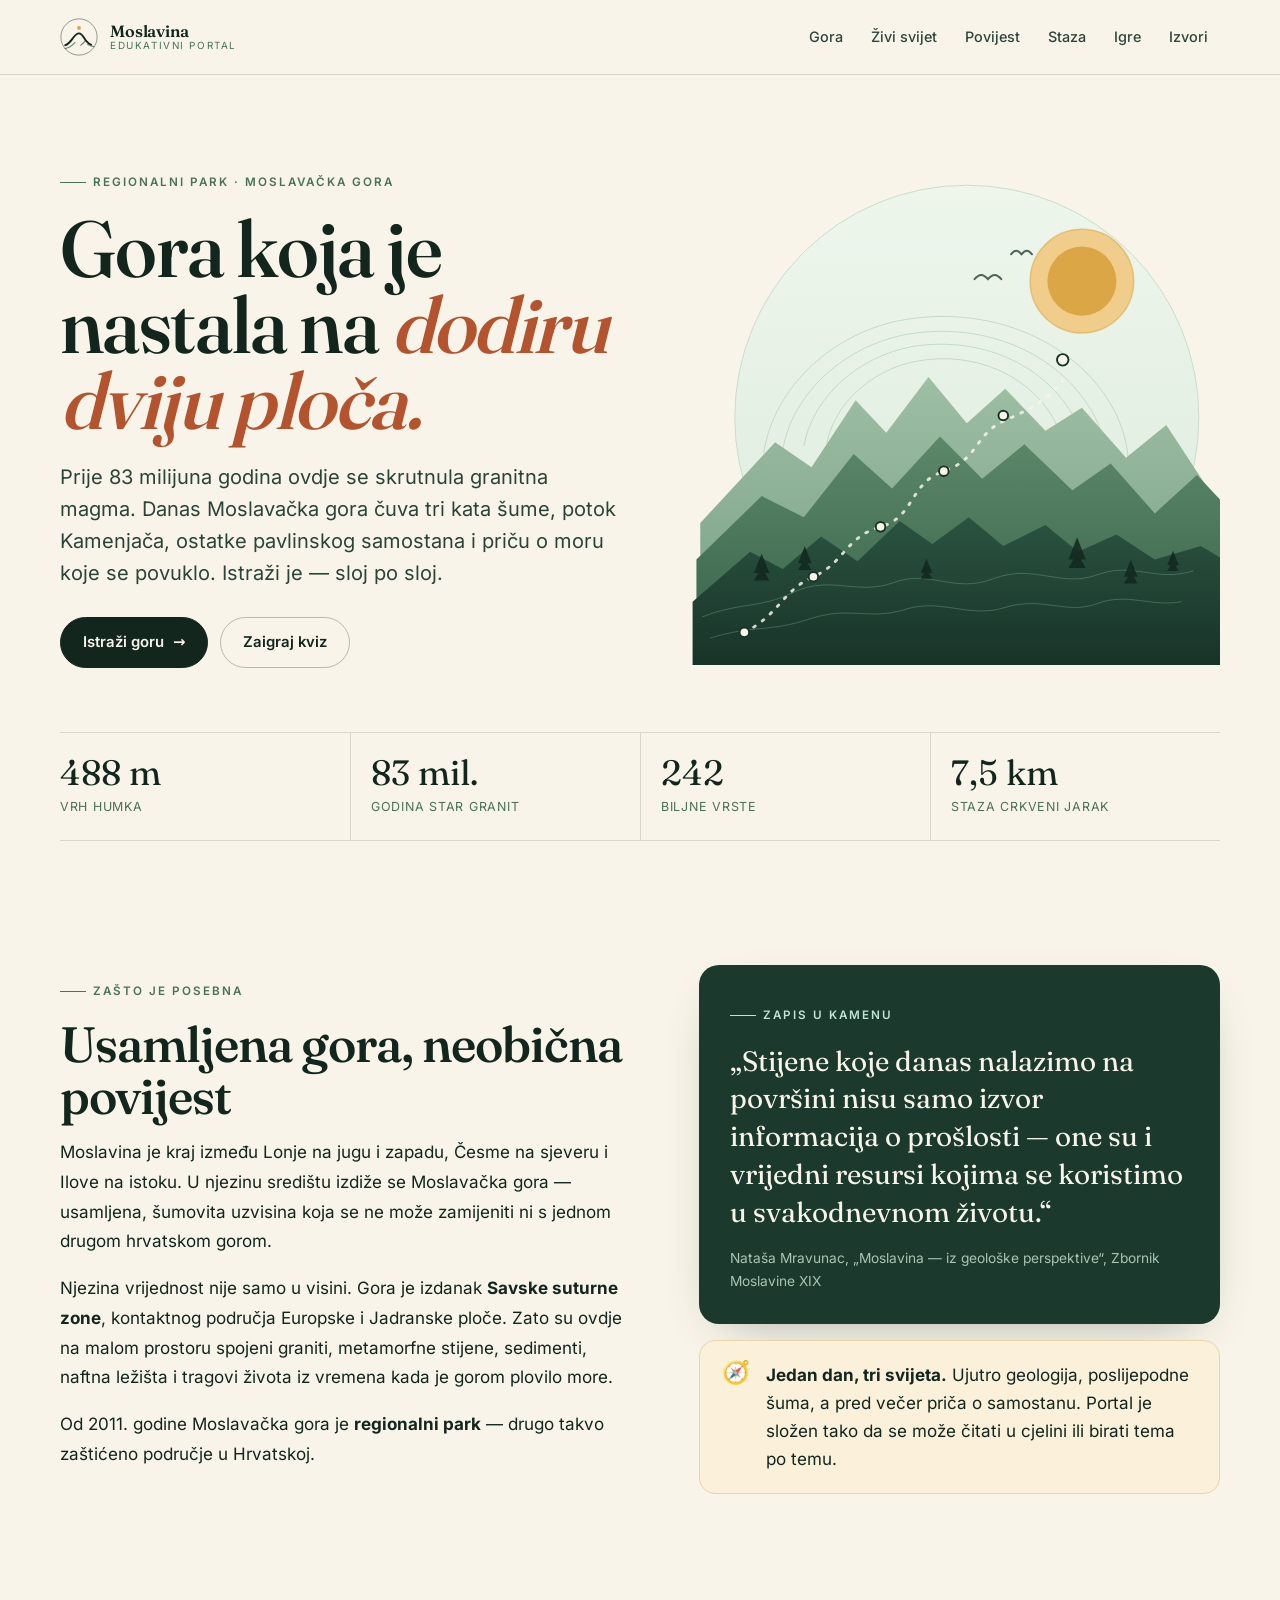
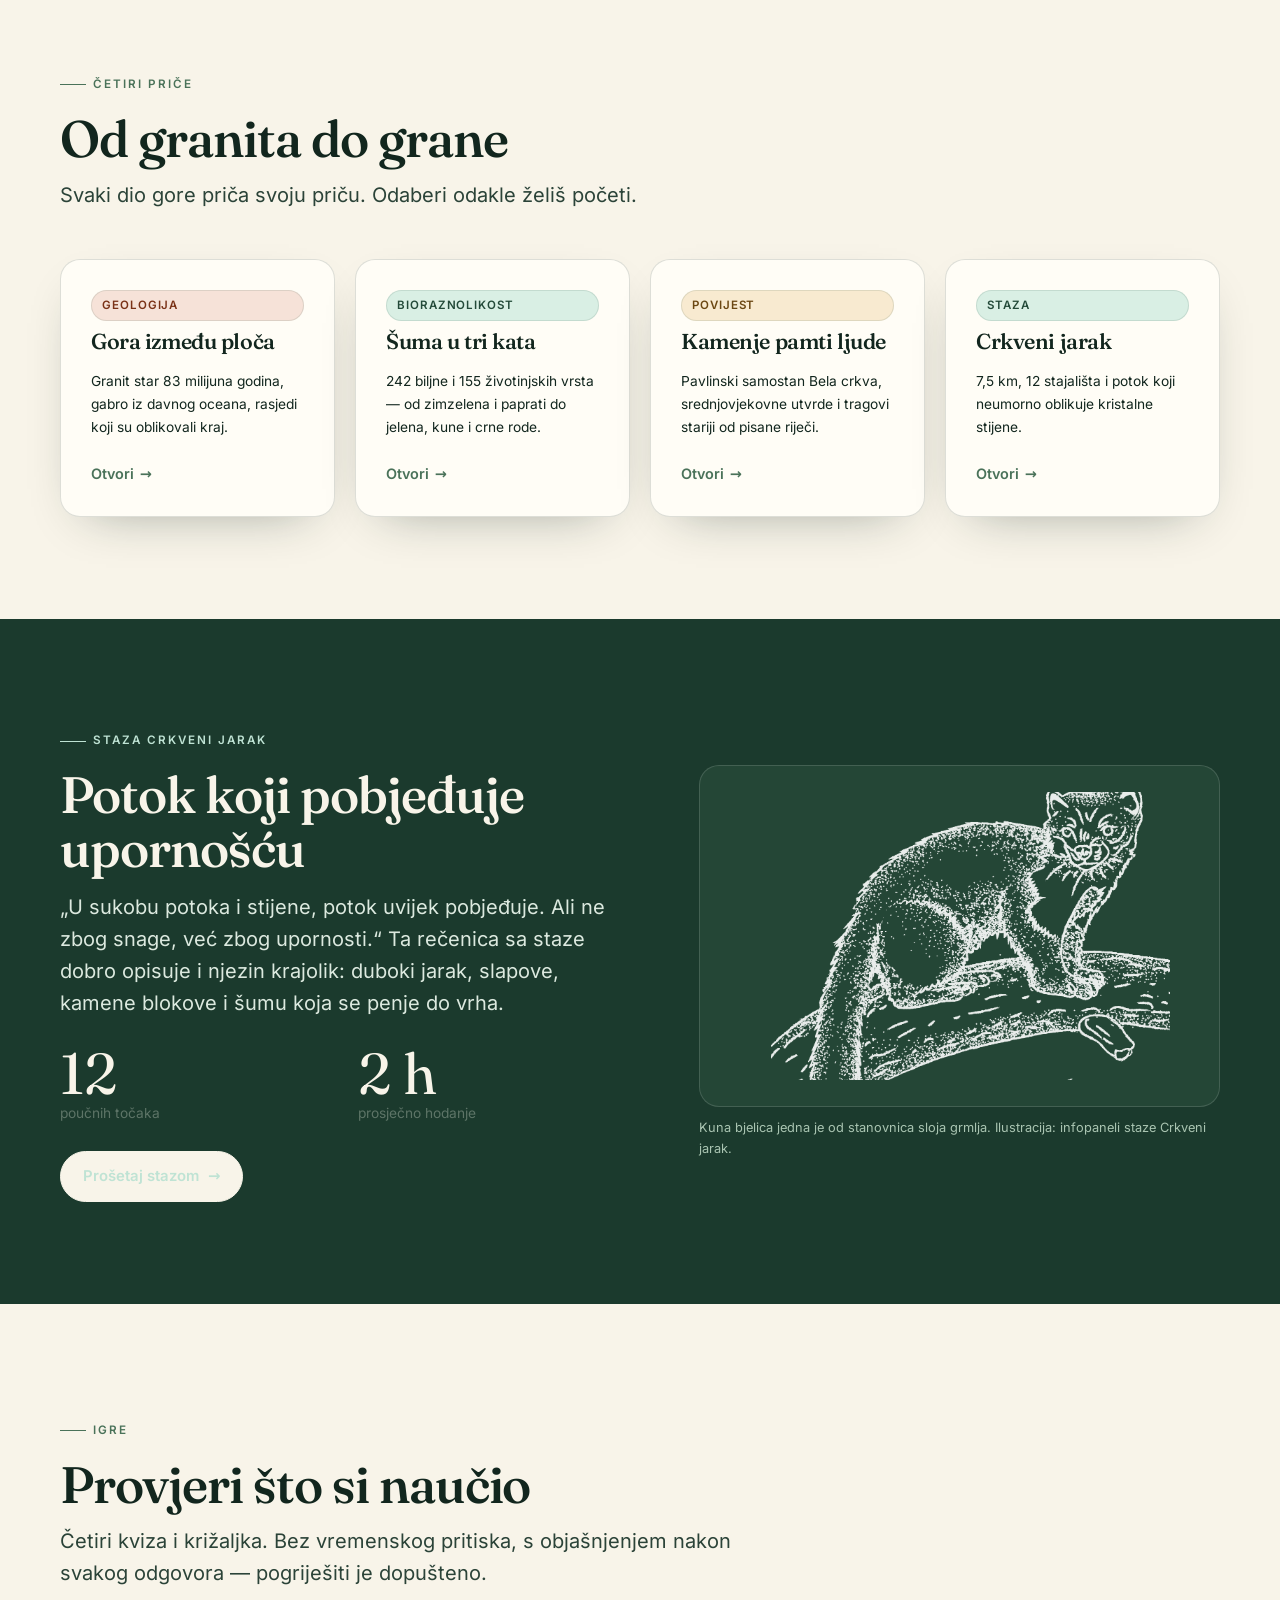
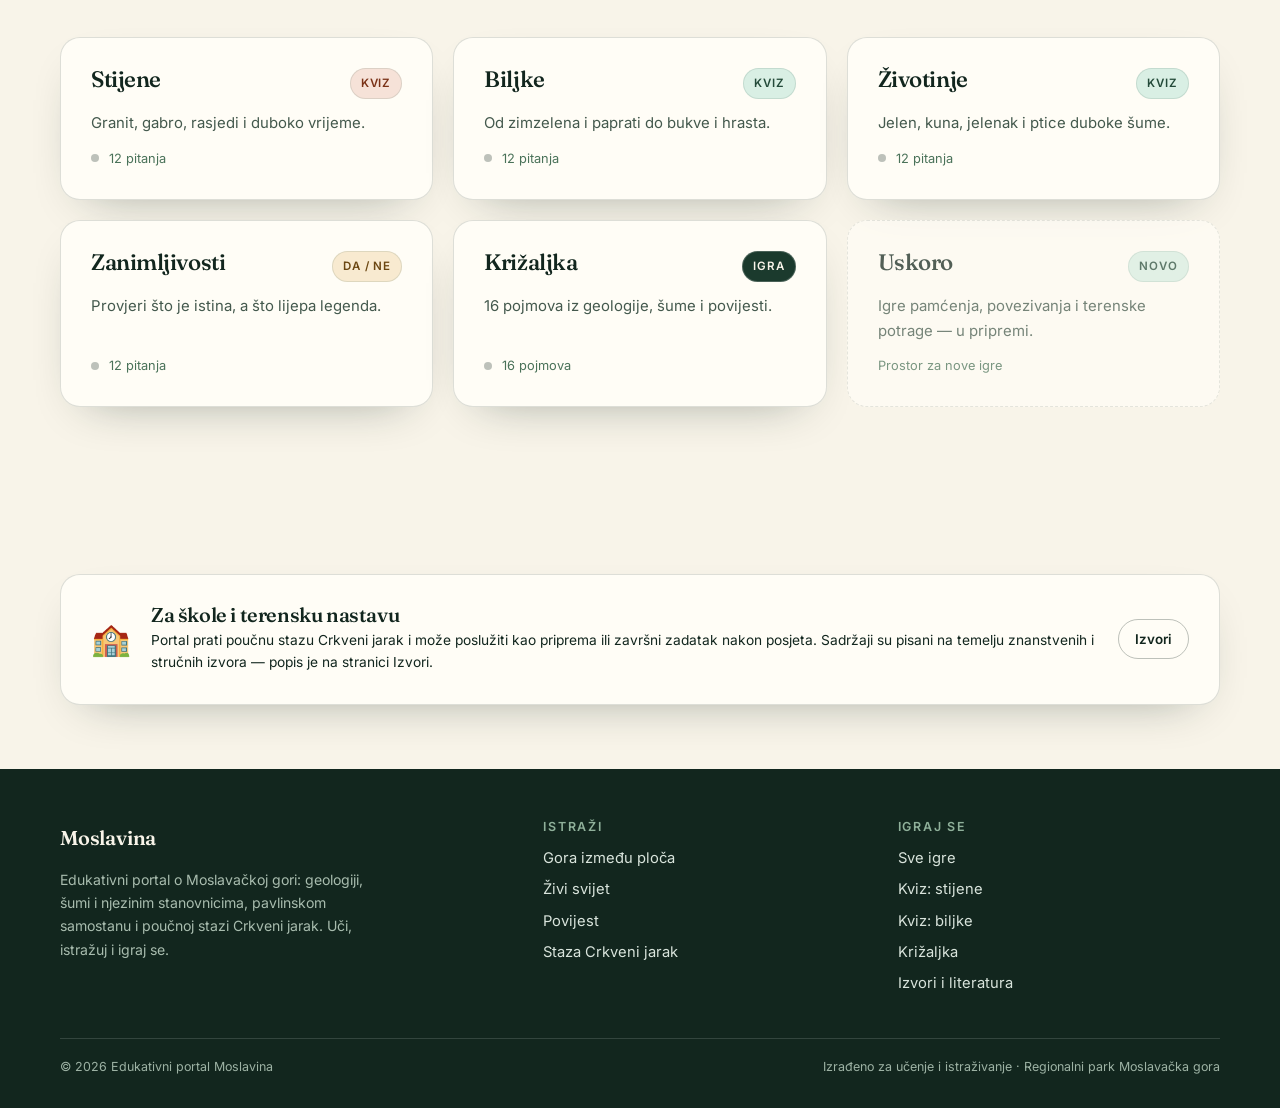
<file: index.html>
<!DOCTYPE html>
<html lang="hr">
<head>
  <meta charset="utf-8">
  <meta name="viewport" content="width=device-width, initial-scale=1">
  <meta name="theme-color" content="#1b3a2d">
  <link rel="icon" href="assets/img/favicon.svg" type="image/svg+xml">
  <title>Moslavina · edukativni portal Moslavačke gore</title>
  <meta name="description" content="Edukativni portal o Moslavačkoj gori: geologija, biljke i životinje, pavlinski samostan, poučna staza Crkveni jarak te kvizovi i križaljka.">
  <meta property="og:type" content="website">
  <meta property="og:site_name" content="Moslavina — edukativni portal">
  <meta property="og:title" content="Moslavina · edukativni portal Moslavačke gore">
  <meta property="og:description" content="Edukativni portal o Moslavačkoj gori: geologija, biljke i životinje, pavlinski samostan, poučna staza Crkveni jarak te kvizovi i križaljka.">
  <meta property="og:url" content="https://borna12.github.io/moslavina/">
  <meta property="og:image" content="https://borna12.github.io/moslavina/assets/img/og-cover.png">
  <meta property="og:image:width" content="1200">
  <meta property="og:image:height" content="630">
  <meta property="og:image:alt" content="Naslovnica portala Moslavina: ilustracija Moslavačke gore">
  <meta property="og:locale" content="hr_HR">
  <meta name="twitter:card" content="summary_large_image">
  <link rel="canonical" href="https://borna12.github.io/moslavina/">
  <link rel="stylesheet" href="assets/css/style.css">
</head>
<body data-page="home">
  <a class="skip-link" href="#main">Preskoči na sadržaj</a>
  <header class="site-header" data-site-header></header>

  <main id="main">
    <section class="hero">
      <div class="wrap">
        <div class="hero__grid">
          <div>
            <p class="eyebrow">Regionalni park · Moslavačka gora</p>
            <h1>Gora koja je nastala na <em>dodiru dviju ploča.</em></h1>
            <p class="lead">Prije 83 milijuna godina ovdje se skrutnula granitna magma. Danas Moslavačka gora čuva tri kata šume, potok Kamenjača, ostatke pavlinskog samostana i priču o moru koje se povuklo. Istraži je — sloj po sloj.</p>
            <div class="hero__actions">
              <a class="btn" href="gora.html">Istraži goru <span aria-hidden="true">→</span></a>
              <a class="btn btn--ghost" href="igre.html">Zaigraj kviz</a>
            </div>
          </div>
          <div class="hero__art">
            <img src="assets/img/hero-gora.svg" alt="Ilustracija Moslavačke gore: slojevite šumske padine, staza koja vodi do vrha i sunce nad njima." width="560" height="520">
          </div>
        </div>

        <div class="stat-strip">
          <div class="stat"><span class="stat__num">488 m</span><span class="stat__label">vrh Humka</span></div>
          <div class="stat"><span class="stat__num">83 mil.</span><span class="stat__label">godina star granit</span></div>
          <div class="stat"><span class="stat__num">242</span><span class="stat__label">biljne vrste</span></div>
          <div class="stat"><span class="stat__num">7,5 km</span><span class="stat__label">staza Crkveni jarak</span></div>
        </div>
      </div>
    </section>

    <section class="section section--tight">
      <div class="wrap">
        <div class="split">
          <div class="reveal">
            <p class="eyebrow">Zašto je posebna</p>
            <h2 style="font-size:clamp(2rem,4vw,3.1rem);margin-bottom:1rem">Usamljena gora, neobična povijest</h2>
            <div class="prose">
              <p>Moslavina je kraj između Lonje na jugu i zapadu, Česme na sjeveru i Ilove na istoku. U njezinu središtu izdiže se Moslavačka gora — usamljena, šumovita uzvisina koja se ne može zamijeniti ni s jednom drugom hrvatskom gorom.</p>
              <p>Njezina vrijednost nije samo u visini. Gora je izdanak <strong>Savske suturne zone</strong>, kontaktnog područja Europske i Jadranske ploče. Zato su ovdje na malom prostoru spojeni graniti, metamorfne stijene, sedimenti, naftna ležišta i tragovi života iz vremena kada je gorom plovilo more.</p>
              <p>Od 2011. godine Moslavačka gora je <strong>regionalni park</strong> — drugo takvo zaštićeno područje u Hrvatskoj.</p>
            </div>
          </div>
          <div class="reveal">
            <div class="card" style="background:var(--forest);color:var(--paper);border-color:transparent">
              <p class="eyebrow" style="color:var(--mint)">Zapis u kamenu</p>
              <p style="font-family:var(--serif);font-size:clamp(1.35rem,2.4vw,1.75rem);line-height:1.35;margin:0 0 1rem">„Stijene koje danas nalazimo na površini nisu samo izvor informacija o prošlosti — one su i vrijedni resursi kojima se koristimo u svakodnevnom životu.“</p>
              <p class="small" style="color:#a9c4b1;margin:0">Nataša Mravunac, „Moslavina — iz geološke perspektive“, Zbornik Moslavine XIX</p>
            </div>
            <div class="callout callout--amber" style="margin-top:16px">
              <span class="callout__icon" aria-hidden="true">🧭</span>
              <div><strong>Jedan dan, tri svijeta.</strong> Ujutro geologija, poslijepodne šuma, a pred večer priča o samostanu. Portal je složen tako da se može čitati u cjelini ili birati tema po temu.</div>
            </div>
          </div>
        </div>
      </div>
    </section>

    <section class="section">
      <div class="wrap">
        <div class="section-head">
          <p class="eyebrow">Četiri priče</p>
          <h2>Od granita do grane</h2>
          <p class="lead">Svaki dio gore priča svoju priču. Odaberi odakle želiš početi.</p>
        </div>
        <div class="grid grid-4">
          <a class="card link-card reveal" href="gora.html">
            <span class="tag tag--clay">Geologija</span>
            <h3>Gora između ploča</h3>
            <p class="small">Granit star 83 milijuna godina, gabro iz davnog oceana, rasjedi koji su oblikovali kraj.</p>
            <span class="link-card__arrow">Otvori <span aria-hidden="true">→</span></span>
          </a>
          <a class="card link-card reveal" href="zivi-svijet.html">
            <span class="tag">Bioraznolikost</span>
            <h3>Šuma u tri kata</h3>
            <p class="small">242 biljne i 155 životinjskih vrsta — od zimzelena i paprati do jelena, kune i crne rode.</p>
            <span class="link-card__arrow">Otvori <span aria-hidden="true">→</span></span>
          </a>
          <a class="card link-card reveal" href="povijest.html">
            <span class="tag tag--amber">Povijest</span>
            <h3>Kamenje pamti ljude</h3>
            <p class="small">Pavlinski samostan Bela crkva, srednjovjekovne utvrde i tragovi stariji od pisane riječi.</p>
            <span class="link-card__arrow">Otvori <span aria-hidden="true">→</span></span>
          </a>
          <a class="card link-card reveal" href="staza.html">
            <span class="tag">Staza</span>
            <h3>Crkveni jarak</h3>
            <p class="small">7,5 km, 12 stajališta i potok koji neumorno oblikuje kristalne stijene.</p>
            <span class="link-card__arrow">Otvori <span aria-hidden="true">→</span></span>
          </a>
        </div>
      </div>
    </section>

    <section class="section section--dark">
      <div class="wrap">
        <div class="split">
          <div class="reveal">
            <p class="eyebrow">Staza Crkveni jarak</p>
            <h2 style="font-size:clamp(2rem,4vw,3.2rem)">Potok koji pobjeđuje upornošću</h2>
            <p class="lead" style="margin-top:1rem">„U sukobu potoka i stijene, potok uvijek pobjeđuje. Ali ne zbog snage, već zbog upornosti.“ Ta rečenica sa staze dobro opisuje i njezin krajolik: duboki jarak, slapove, kamene blokove i šumu koja se penje do vrha.</p>
            <div class="grid grid-2" style="margin:26px 0 0">
              <div><span class="big-num">12</span><span class="small muted" style="display:block">poučnih točaka</span></div>
              <div><span class="big-num">2 h</span><span class="small muted" style="display:block">prosječno hodanje</span></div>
            </div>
            <a class="btn btn--light" style="margin-top:26px" href="staza.html">Prošetaj stazom <span aria-hidden="true">→</span></a>
          </div>
          <div class="reveal">
            <figure class="figure">
              <div class="figure__frame" style="background:#244636;border-color:rgba(255,255,255,.14)">
                <img src="assets/img/ilustracije/kuna.png" alt="Ilustracija kune bjelice na grani." style="max-height:340px;margin:0 auto;padding:26px;filter:brightness(0) invert(1);opacity:.9">
              </div>
              <figcaption style="color:#a9c4b1">Kuna bjelica jedna je od stanovnica sloja grmlja. Ilustracija: infopaneli staze Crkveni jarak.</figcaption>
            </figure>
          </div>
        </div>
      </div>
    </section>

    <section class="section">
      <div class="wrap">
        <div class="section-head">
          <p class="eyebrow">Igre</p>
          <h2>Provjeri što si naučio</h2>
          <p class="lead">Četiri kviza i križaljka. Bez vremenskog pritiska, s objašnjenjem nakon svakog odgovora — pogriješiti je dopušteno.</p>
        </div>
        <div class="grid grid-3" id="home-games">
          <a class="card game-card" href="igre/kviz.html?k=stijene">
            <div class="game-card__top"><h3>Stijene</h3><span class="tag tag--clay">Kviz</span></div>
            <p>Granit, gabro, rasjedi i duboko vrijeme.</p>
            <div class="game-card__meta"><span class="progress-dot" data-progress="kviz-stijene"></span><span>12 pitanja</span></div>
          </a>
          <a class="card game-card" href="igre/kviz.html?k=biljke">
            <div class="game-card__top"><h3>Biljke</h3><span class="tag">Kviz</span></div>
            <p>Od zimzelena i paprati do bukve i hrasta.</p>
            <div class="game-card__meta"><span class="progress-dot" data-progress="kviz-biljke"></span><span>12 pitanja</span></div>
          </a>
          <a class="card game-card" href="igre/kviz.html?k=zivotinje">
            <div class="game-card__top"><h3>Životinje</h3><span class="tag">Kviz</span></div>
            <p>Jelen, kuna, jelenak i ptice duboke šume.</p>
            <div class="game-card__meta"><span class="progress-dot" data-progress="kviz-zivotinje"></span><span>12 pitanja</span></div>
          </a>
          <a class="card game-card" href="igre/kviz.html?k=cinjenice">
            <div class="game-card__top"><h3>Zanimljivosti</h3><span class="tag tag--amber">Da / ne</span></div>
            <p>Provjeri što je istina, a što lijepa legenda.</p>
            <div class="game-card__meta"><span class="progress-dot" data-progress="kviz-cinjenice"></span><span>12 pitanja</span></div>
          </a>
          <a class="card game-card" href="krizaljka.html">
            <div class="game-card__top"><h3>Križaljka</h3><span class="tag tag--dark" style="background:var(--forest);color:var(--paper)">Igra</span></div>
            <p>16 pojmova iz geologije, šume i povijesti.</p>
            <div class="game-card__meta"><span class="progress-dot" data-progress="krizaljka"></span><span>16 pojmova</span></div>
          </a>
          <div class="card game-card game-card--soon">
            <div class="game-card__top"><h3>Uskoro</h3><span class="tag">Novo</span></div>
            <p>Igre pamćenja, povezivanja i terenske potrage — u pripremi.</p>
            <div class="game-card__meta"><span>Prostor za nove igre</span></div>
          </div>
        </div>
      </div>
    </section>

    <section class="section section--tight">
      <div class="wrap">
        <div class="card" style="display:grid;grid-template-columns:auto 1fr auto;gap:20px;align-items:center">
          <span style="font-size:2rem" aria-hidden="true">🏫</span>
          <div>
            <h3 style="font-size:1.25rem;margin-bottom:.2rem">Za škole i terensku nastavu</h3>
            <p class="small" style="margin:0">Portal prati poučnu stazu Crkveni jarak i može poslužiti kao priprema ili završni zadatak nakon posjeta. Sadržaji su pisani na temelju znanstvenih i stručnih izvora — popis je na stranici Izvori.</p>
          </div>
          <a class="btn btn--ghost btn--small" href="izvori.html">Izvori</a>
        </div>
      </div>
    </section>
  </main>

  <footer class="site-footer" data-site-footer></footer>
  <script src="assets/js/site.js"></script>
  <script>
    (function () {
      var p = window.Moslavina.readProgress();
      document.querySelectorAll("[data-progress]").forEach(function (el) {
        var d = p[el.getAttribute("data-progress")];
        if (d) el.classList.add("is-done");
      });
    })();
  </script>
</body>
</html>
</file>
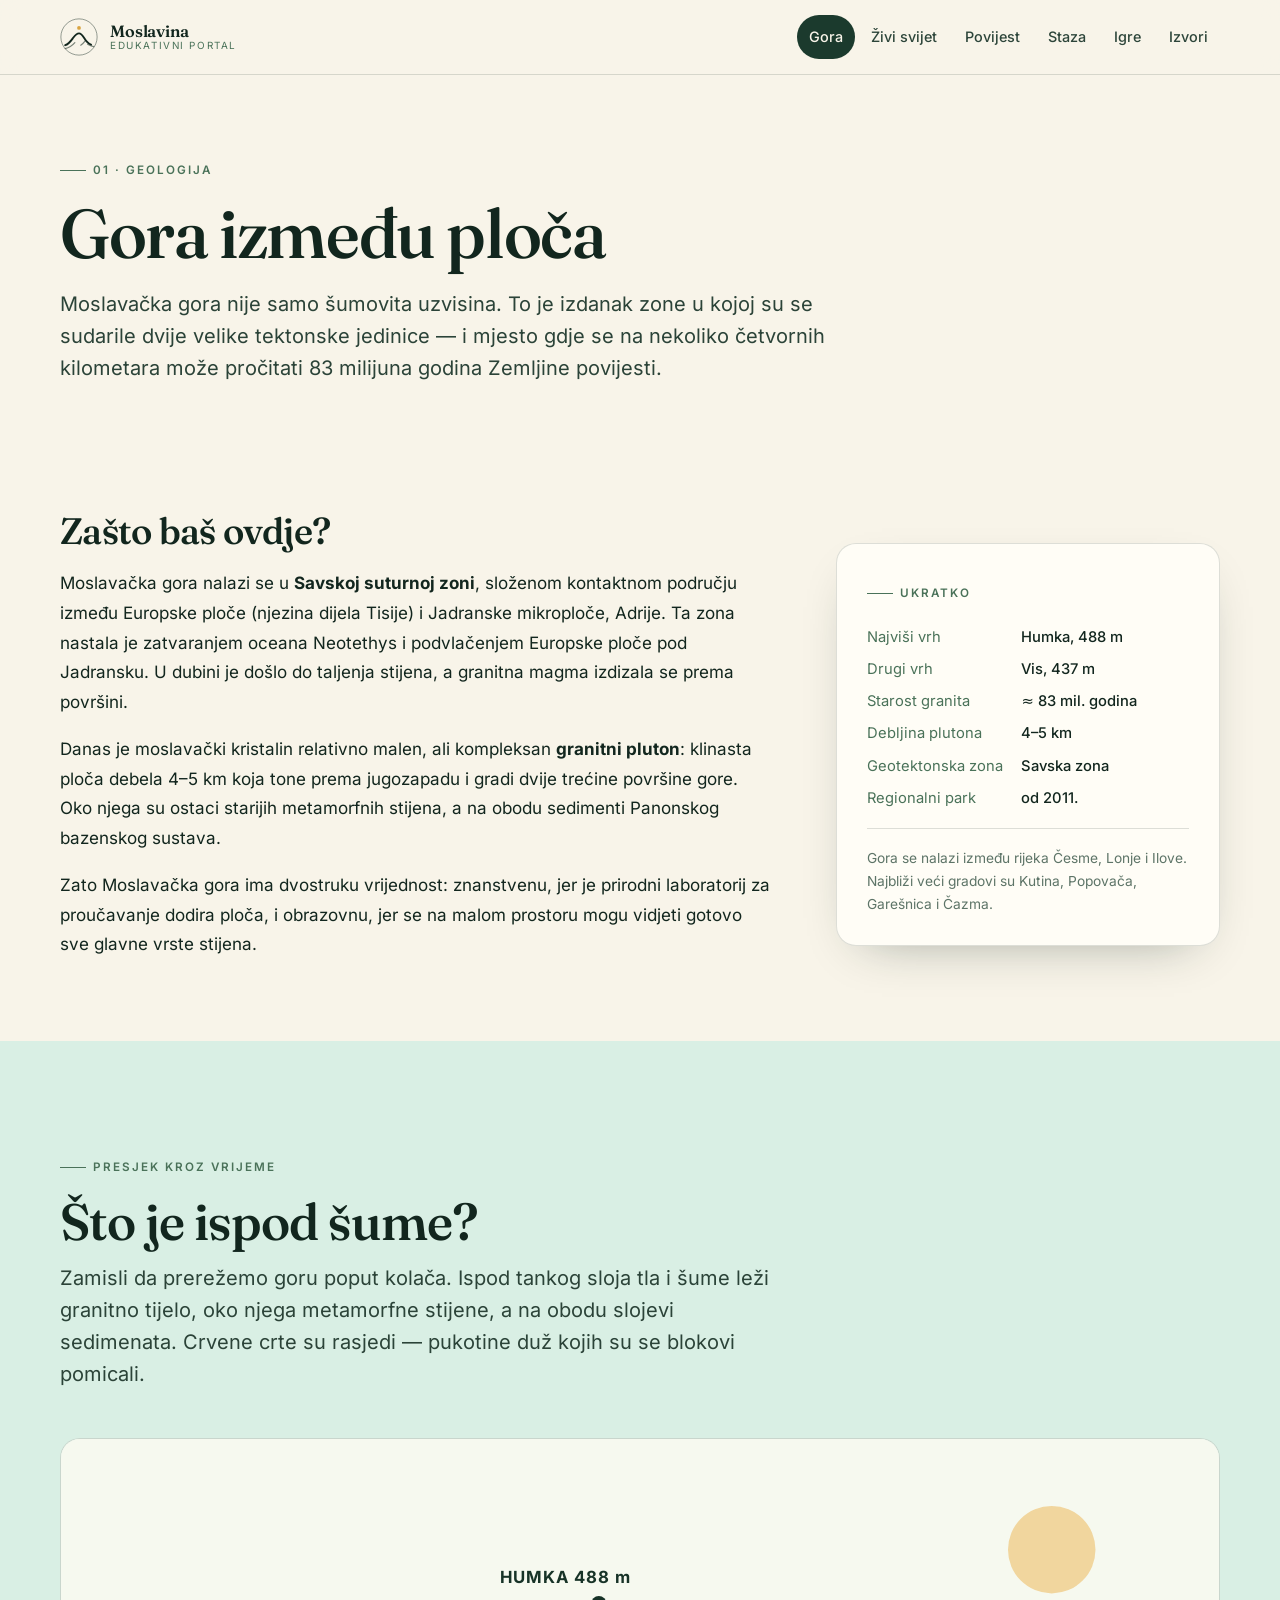
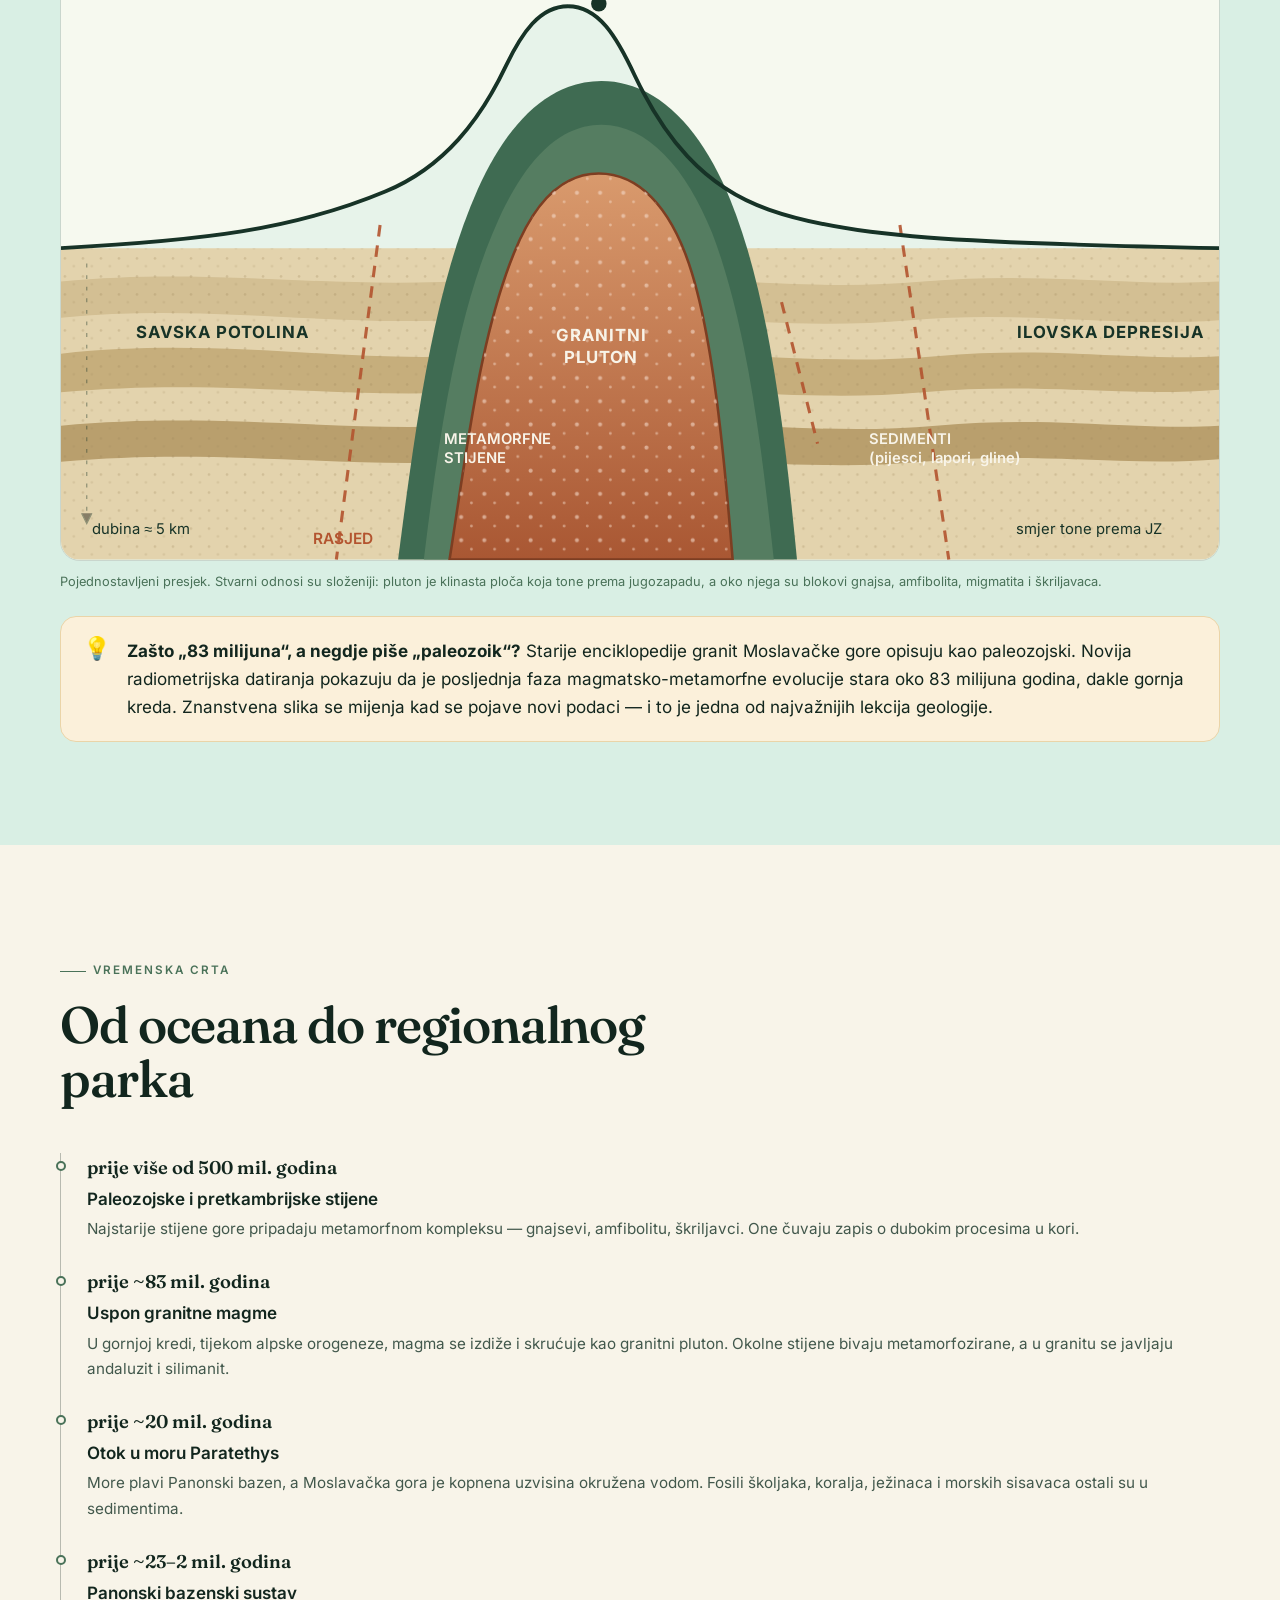
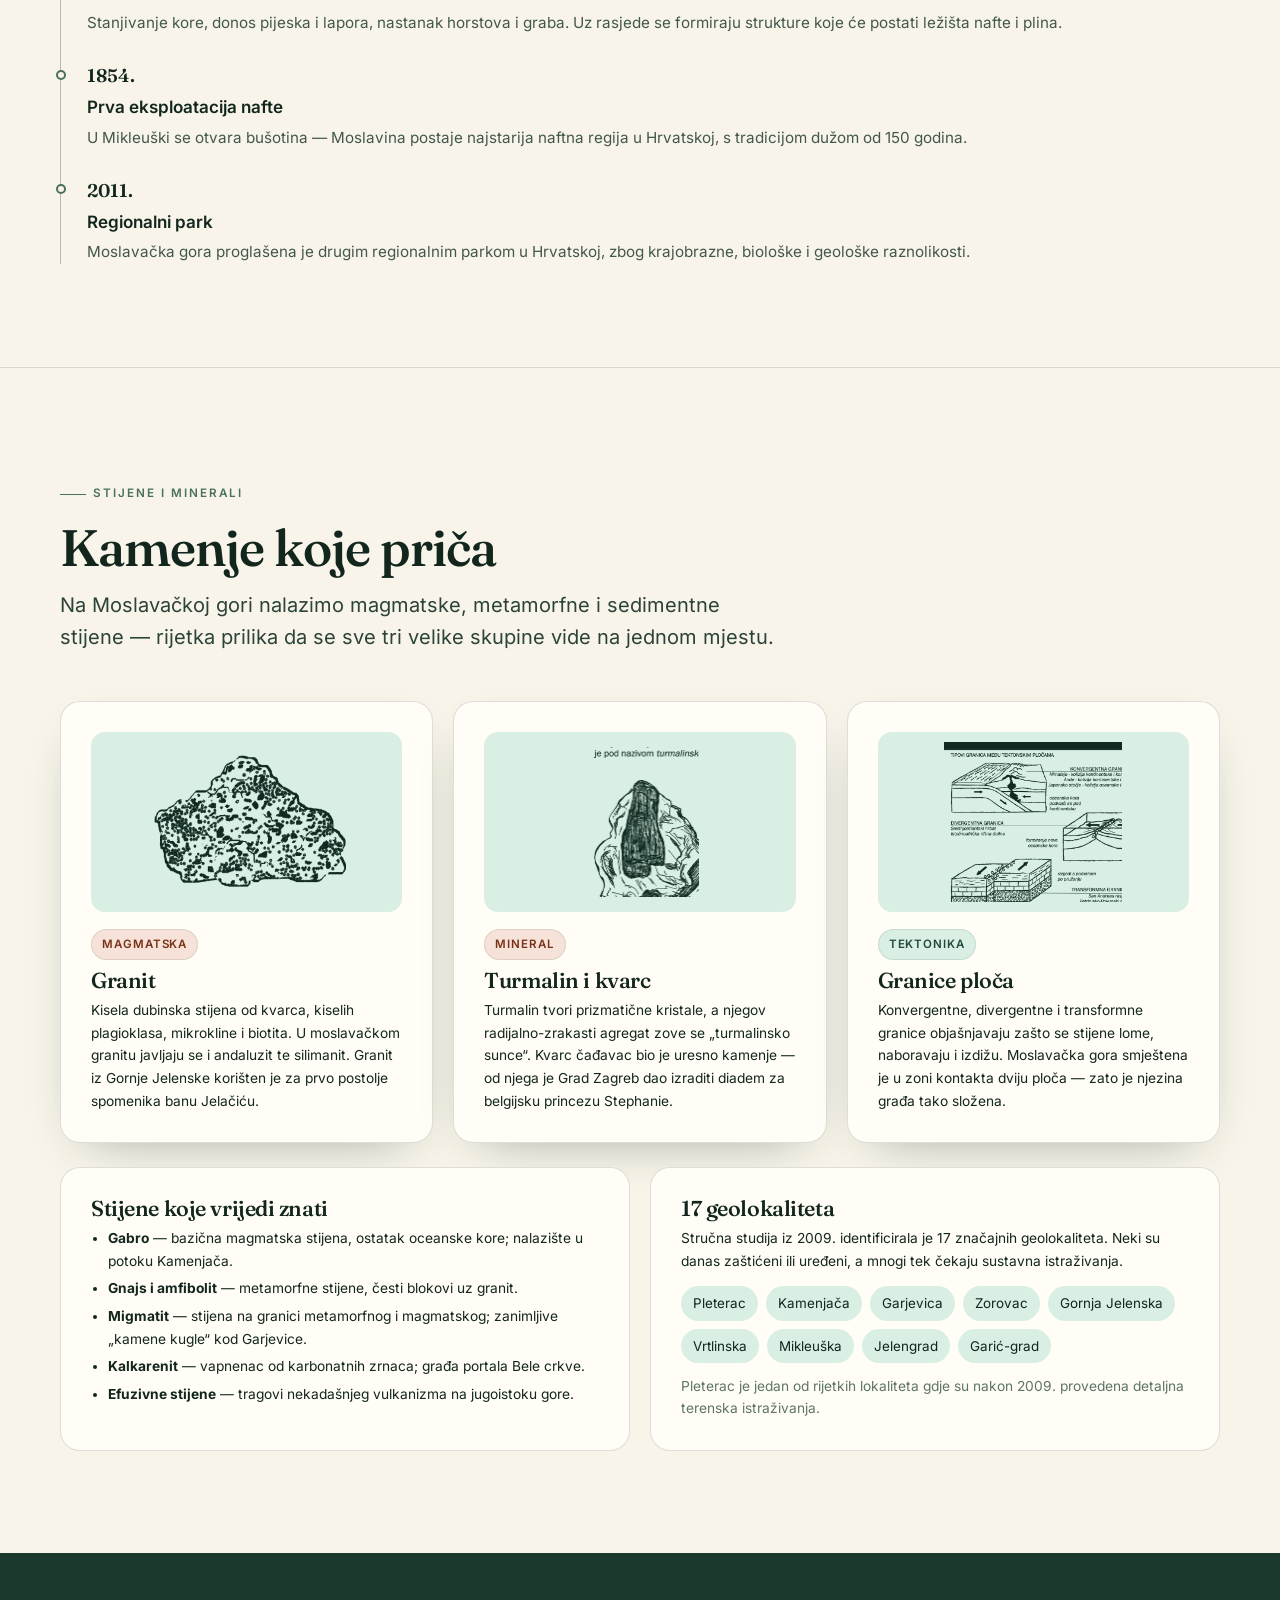
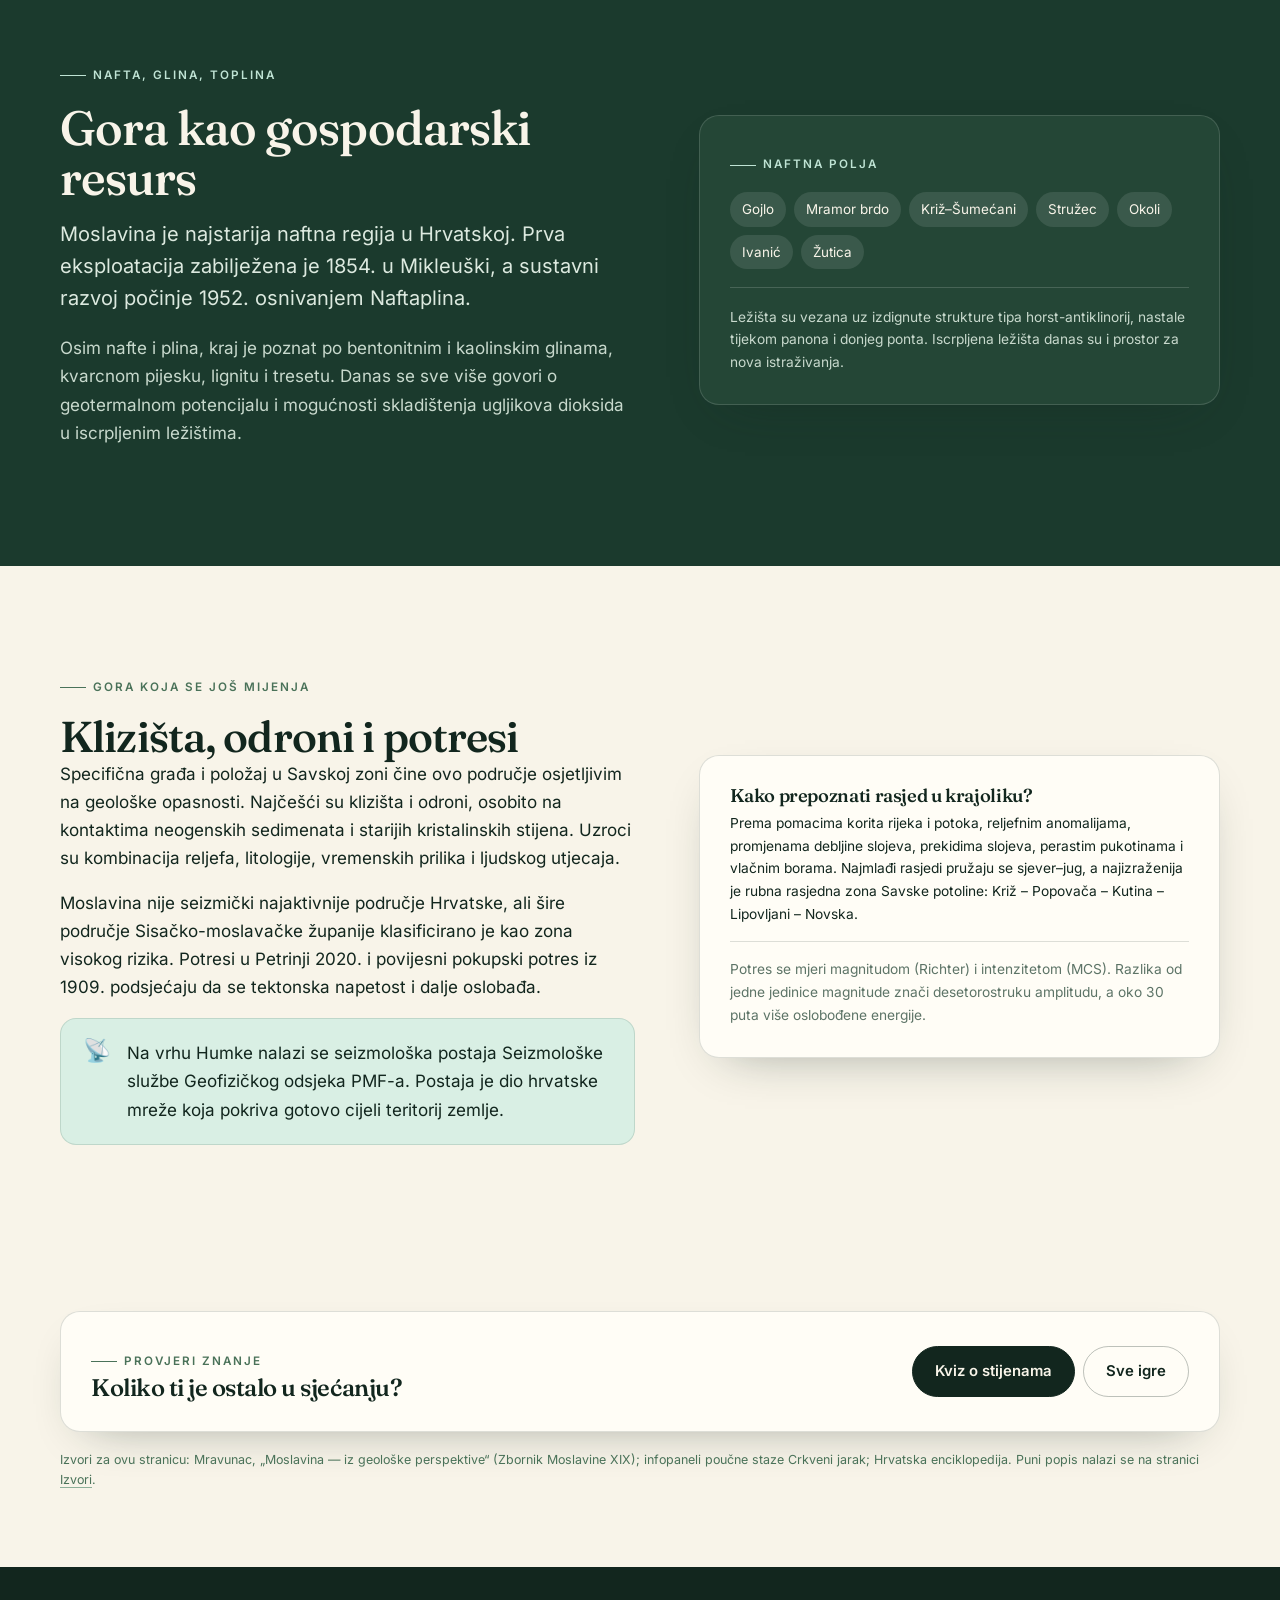
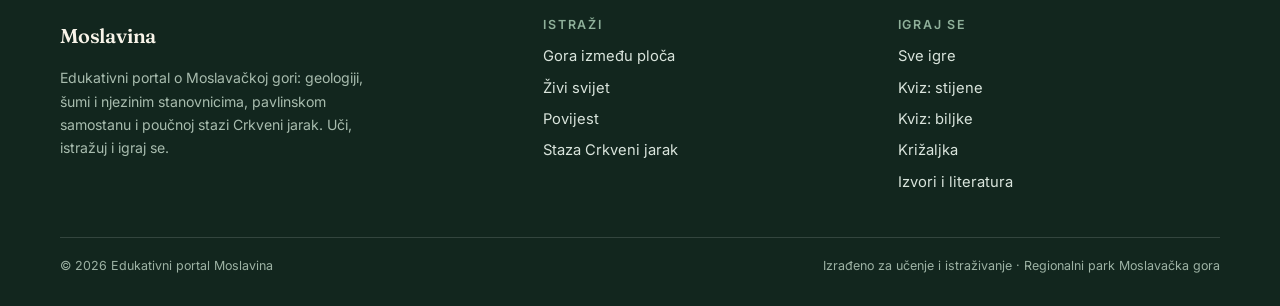
<file: gora.html>
<!DOCTYPE html>
<html lang="hr">
<head>
  <meta charset="utf-8">
  <meta name="viewport" content="width=device-width, initial-scale=1">
  <meta name="theme-color" content="#1b3a2d">
  <link rel="icon" href="assets/img/favicon.svg" type="image/svg+xml">
  <title>Gora između ploča · Geologija Moslavačke gore · Moslavina</title>
  <meta name="description" content="Geologija Moslavačke gore: granit star 83 milijuna godina, Savska zona, stijene i minerali, geolokaliteti, nafta, klizišta i potresi.">
  <meta property="og:type" content="website">
  <meta property="og:site_name" content="Moslavina — edukativni portal">
  <meta property="og:title" content="Gora između ploča · Geologija Moslavačke gore · Moslavina">
  <meta property="og:description" content="Geologija Moslavačke gore: granit star 83 milijuna godina, Savska zona, stijene i minerali, geolokaliteti, nafta, klizišta i potresi.">
  <meta property="og:url" content="https://borna12.github.io/moslavina/gora.html">
  <meta property="og:image" content="https://borna12.github.io/moslavina/assets/img/og-cover.png">
  <meta property="og:image:width" content="1200">
  <meta property="og:image:height" content="630">
  <meta property="og:image:alt" content="Naslovnica portala Moslavina: ilustracija Moslavačke gore">
  <meta property="og:locale" content="hr_HR">
  <meta name="twitter:card" content="summary_large_image">
  <link rel="canonical" href="https://borna12.github.io/moslavina/gora.html">
  <link rel="stylesheet" href="assets/css/style.css">
</head>
<body data-page="gora">
  <a class="skip-link" href="#main">Preskoči na sadržaj</a>
  <header class="site-header" data-site-header></header>

  <main id="main">
    <section class="page-hero">
      <div class="wrap">
        <p class="eyebrow">01 · Geologija</p>
        <h1>Gora između ploča</h1>
        <p class="lead">Moslavačka gora nije samo šumovita uzvisina. To je izdanak zone u kojoj su se sudarile dvije velike tektonske jedinice — i mjesto gdje se na nekoliko četvornih kilometara može pročitati 83 milijuna godina Zemljine povijesti.</p>
      </div>
    </section>

    <section class="section--tight">
      <div class="wrap">
        <div class="split split--wide-left">
          <div class="prose reveal">
            <h2 style="margin-top:0">Zašto baš ovdje?</h2>
            <p>Moslavačka gora nalazi se u <strong>Savskoj suturnoj zoni</strong>, složenom kontaktnom području između Europske ploče (njezina dijela Tisije) i Jadranske mikroploče, Adrije. Ta zona nastala je zatvaranjem oceana Neotethys i podvlačenjem Europske ploče pod Jadransku. U dubini je došlo do taljenja stijena, a granitna magma izdizala se prema površini.</p>
            <p>Danas je moslavački kristalin relativno malen, ali kompleksan <strong>granitni pluton</strong>: klinasta ploča debela 4–5 km koja tone prema jugozapadu i gradi dvije trećine površine gore. Oko njega su ostaci starijih metamorfnih stijena, a na obodu sedimenti Panonskog bazenskog sustava.</p>
            <p>Zato Moslavačka gora ima dvostruku vrijednost: znanstvenu, jer je prirodni laboratorij za proučavanje dodira ploča, i obrazovnu, jer se na malom prostoru mogu vidjeti gotovo sve glavne vrste stijena.</p>
          </div>
          <div class="card reveal">
            <p class="eyebrow" style="margin-bottom:.4rem">Ukratko</p>
            <dl class="kv">
              <dt>Najviši vrh</dt><dd>Humka, 488 m</dd>
              <dt>Drugi vrh</dt><dd>Vis, 437 m</dd>
              <dt>Starost granita</dt><dd>≈ 83 mil. godina</dd>
              <dt>Debljina plutona</dt><dd>4–5 km</dd>
              <dt>Geotektonska zona</dt><dd>Savska zona</dd>
              <dt>Regionalni park</dt><dd>od 2011.</dd>
            </dl>
            <hr class="rule" style="margin:18px 0">
            <p class="small muted" style="margin:0">Gora se nalazi između rijeka Česme, Lonje i Ilove. Najbliži veći gradovi su Kutina, Popovača, Garešnica i Čazma.</p>
          </div>
        </div>
      </div>
    </section>

    <section class="section section--mint">
      <div class="wrap">
        <div class="section-head">
          <p class="eyebrow">Presjek kroz vrijeme</p>
          <h2>Što je ispod šume?</h2>
          <p class="lead">Zamisli da prerežemo goru poput kolača. Ispod tankog sloja tla i šume leži granitno tijelo, oko njega metamorfne stijene, a na obodu slojevi sedimenata. Crvene crte su rasjedi — pukotine duž kojih su se blokovi pomicali.</p>
        </div>

        <figure class="figure reveal">
          <div class="figure__frame" style="background:#e7f3ea">
            <svg viewBox="0 0 900 560" class="cross-svg" role="img" aria-labelledby="crossTitle crossDesc">
              <title id="crossTitle">Pojednostavljeni geološki presjek Moslavačke gore</title>
              <desc id="crossDesc">Ispod površine nalazi se granitni pluton okružen metamorfnim stijenama, a na obje strane slojevi sedimenata Savske potoline i Ilovske depresije, presječeni rasjedima.</desc>
              <defs>
                <linearGradient id="pluton" x1="0" y1="0" x2="0" y2="1">
                  <stop offset="0" stop-color="#d99a6d"/>
                  <stop offset="1" stop-color="#a95733"/>
                </linearGradient>
                <clipPath id="plutonClip">
                  <path d="M302 560C316 470 326 386 352 322c16-40 38-62 66-62 31 0 55 26 70 70 18 53 27 143 34 230Z"/>
                </clipPath>
                <pattern id="sand" width="14" height="14" patternUnits="userSpaceOnUse">
                  <circle cx="3" cy="4" r="1" fill="#9c8559" opacity=".55"/>
                  <circle cx="10" cy="10" r="1" fill="#9c8559" opacity=".4"/>
                </pattern>
                <pattern id="dots" width="18" height="18" patternUnits="userSpaceOnUse">
                  <circle cx="5" cy="5" r="1.6" fill="#f4d9c8" opacity=".6"/>
                  <circle cx="13" cy="12" r="1.1" fill="#f4d9c8" opacity=".5"/>
                </pattern>
              </defs>

              <rect width="900" height="560" fill="#e7f3ea"/>
              <!-- sky -->
              <path d="M0 318c110-6 180-14 252-44 46-19 74-56 94-98 12-25 26-46 48-46 24 0 38 24 52 54 22 46 52 86 104 104 62 22 150 26 350 30V0H0Z" fill="#f6f9ef"/>
              <circle cx="770" cy="86" r="34" fill="#f0cd8a" opacity=".8"/>

              <!-- sediments -->
              <g>
                <path d="M0 318h900v242H0Z" fill="#e3d3ad"/>
                <path d="M0 344c120-12 220 8 330-2 120-11 230 12 340 2 90-8 160 4 230 0v30c-80 6-150-8-240 0-110 10-220-12-330-2-110 10-210-12-330 0Z" fill="#d3bf93"/>
                <path d="M0 400c130-14 230 10 340 0 120-11 230 12 340 2 90-8 160 4 220 0v26c-70 6-140-6-230 2-110 10-220-12-330-2-110 10-210-10-340 2Z" fill="#c6ae7c"/>
                <path d="M0 456c130-12 230 8 340-2 120-11 230 12 340 2 90-8 160 4 220 0v26c-70 6-140-6-230 2-110 10-220-12-330-2-110 10-210-10-340 2Z" fill="#b99f6d"/>
                <path d="M0 318h900v242H0Z" fill="url(#sand)" opacity=".5"/>
              </g>

              <!-- metamorphic envelope -->
              <path d="M262 560c14-108 28-212 62-288 22-49 54-84 96-84 44 0 78 38 100 92 30 74 42 176 52 280Z" fill="#3f6b52"/>
              <path d="M282 560c12-98 26-194 58-264 20-44 46-74 80-74 36 0 66 34 86 84 26 68 38 160 48 254Z" fill="#557d61"/>

              <!-- pluton -->
              <path d="M302 560C316 470 326 386 352 322c16-40 38-62 66-62 31 0 55 26 70 70 18 53 27 143 34 230Z" fill="url(#pluton)" stroke="#7d3e22" stroke-width="2"/>
              <path d="M302 560C316 470 326 386 352 322c16-40 38-62 66-62 31 0 55 26 70 70 18 53 27 143 34 230Z" fill="url(#dots)" clip-path="url(#plutonClip)"/>

              <!-- faults -->
              <g stroke="#b3542f" stroke-width="2.4" stroke-dasharray="9 7" opacity=".9">
                <path d="M248 300 214 560"/>
                <path d="M652 300 690 560"/>
                <path d="M560 360 588 470"/>
              </g>
              <g fill="#b3542f" font-size="12" font-weight="600">
                <text x="196" y="548">RASJED</text>
              </g>

              <!-- surface line -->
              <path d="M0 318c110-6 180-14 252-44 46-19 74-56 94-98 12-25 26-46 48-46 24 0 38 24 52 54 22 46 52 86 104 104 62 22 150 26 350 30" fill="none" stroke="#173327" stroke-width="3"/>
              <g fill="#173327">
                <circle cx="418" cy="128" r="6"/>
              </g>

              <!-- labels -->
              <g font-family="Inter, sans-serif">
                <g fill="#173327" font-size="13" font-weight="700" letter-spacing=".06em">
                  <text x="392" y="112" text-anchor="middle">HUMKA 488 m</text>
                </g>
                <g fill="#173327" font-size="13" font-weight="700" letter-spacing=".06em" paint-order="stroke" stroke="#e3d3ad" stroke-width="4">
                  <text x="58" y="388">SAVSKA POTOLINA</text>
                  <text x="888" y="388" text-anchor="end">ILOVSKA DEPRESIJA</text>
                </g>
                <g fill="#f8f4e9" font-size="13" font-weight="700" letter-spacing=".06em">
                  <text x="420" y="390" text-anchor="middle">GRANITNI</text>
                  <text x="420" y="407" text-anchor="middle">PLUTON</text>
                </g>
                <g fill="#f8f4e9" font-size="11.5" font-weight="600">
                  <text x="298" y="470">METAMORFNE</text>
                  <text x="298" y="485">STIJENE</text>
                  <text x="628" y="470">SEDIMENTI</text>
                  <text x="628" y="485">(pijesci, lapori, gline)</text>
                </g>
                <g fill="#173327" font-size="11.5">
                  <text x="24" y="540">dubina ≈ 5 km</text>
                  <text x="742" y="540">smjer tone prema JZ</text>
                </g>
              </g>

              <!-- depth arrows -->
              <g stroke="#173327" stroke-width="1" opacity=".4">
                <path d="M20 330v200" stroke-dasharray="3 6"/>
                <path d="m16 524 4 8 4-8"/>
              </g>
            </svg>
          </div>
          <figcaption>Pojednostavljeni presjek. Stvarni odnosi su složeniji: pluton je klinasta ploča koja tone prema jugozapadu, a oko njega su blokovi gnajsa, amfibolita, migmatita i škriljavaca.</figcaption>
        </figure>

        <div class="callout callout--amber" style="margin-top:24px">
          <span class="callout__icon" aria-hidden="true">💡</span>
          <div><strong>Zašto „83 milijuna“, a negdje piše „paleozoik“?</strong> Starije enciklopedije granit Moslavačke gore opisuju kao paleozojski. Novija radiometrijska datiranja pokazuju da je posljednja faza magmatsko-metamorfne evolucije stara oko 83 milijuna godina, dakle gornja kreda. Znanstvena slika se mijenja kad se pojave novi podaci — i to je jedna od najvažnijih lekcija geologije.</div>
        </div>
      </div>
    </section>

    <section class="section">
      <div class="wrap">
        <div class="section-head">
          <p class="eyebrow">Vremenska crta</p>
          <h2>Od oceana do regionalnog parka</h2>
        </div>
        <ol class="timeline">
          <li class="reveal"><span class="timeline__year">prije više od 500 mil. godina</span><div class="timeline__title">Paleozojske i pretkambrijske stijene</div><p>Najstarije stijene gore pripadaju metamorfnom kompleksu — gnajsevi, amfibolitu, škriljavci. One čuvaju zapis o dubokim procesima u kori.</p></li>
          <li class="reveal"><span class="timeline__year">prije ~83 mil. godina</span><div class="timeline__title">Uspon granitne magme</div><p>U gornjoj kredi, tijekom alpske orogeneze, magma se izdiže i skrućuje kao granitni pluton. Okolne stijene bivaju metamorfozirane, a u granitu se javljaju andaluzit i silimanit.</p></li>
          <li class="reveal"><span class="timeline__year">prije ~20 mil. godina</span><div class="timeline__title">Otok u moru Paratethys</div><p>More plavi Panonski bazen, a Moslavačka gora je kopnena uzvisina okružena vodom. Fosili školjaka, koralja, ježinaca i morskih sisavaca ostali su u sedimentima.</p></li>
          <li class="reveal"><span class="timeline__year">prije ~23–2 mil. godina</span><div class="timeline__title">Panonski bazenski sustav</div><p>Stanjivanje kore, donos pijeska i lapora, nastanak horstova i graba. Uz rasjede se formiraju strukture koje će postati ležišta nafte i plina.</p></li>
          <li class="reveal"><span class="timeline__year">1854.</span><div class="timeline__title">Prva eksploatacija nafte</div><p>U Mikleuški se otvara bušotina — Moslavina postaje najstarija naftna regija u Hrvatskoj, s tradicijom dužom od 150 godina.</p></li>
          <li class="reveal"><span class="timeline__year">2011.</span><div class="timeline__title">Regionalni park</div><p>Moslavačka gora proglašena je drugim regionalnim parkom u Hrvatskoj, zbog krajobrazne, biološke i geološke raznolikosti.</p></li>
        </ol>
      </div>
    </section>

    <section class="section section--edge">
      <div class="wrap">
        <div class="section-head">
          <p class="eyebrow">Stijene i minerali</p>
          <h2>Kamenje koje priča</h2>
          <p class="lead">Na Moslavačkoj gori nalazimo magmatske, metamorfne i sedimentne stijene — rijetka prilika da se sve tri velike skupine vide na jednom mjestu.</p>
        </div>
        <div class="grid grid-3">
          <article class="card reveal">
            <div style="height:180px;display:grid;place-items:center;background:var(--mint-2);border-radius:14px;margin-bottom:16px">
              <img src="assets/img/ilustracije/granit.png" alt="Ilustracija kamena granita s vidljivim zrnima minerala." style="max-height:150px;width:auto">
            </div>
            <span class="tag tag--clay">Magmatska</span>
            <h3 style="margin-top:10px">Granit</h3>
            <p class="small">Kisela dubinska stijena od kvarca, kiselih plagioklasa, mikrokline i biotita. U moslavačkom granitu javljaju se i andaluzit te silimanit. Granit iz Gornje Jelenske korišten je za prvo postolje spomenika banu Jelačiću.</p>
          </article>
          <article class="card reveal">
            <div style="height:180px;display:grid;place-items:center;background:var(--mint-2);border-radius:14px;margin-bottom:16px">
              <img src="assets/img/ilustracije/turmalin.png" alt="Ilustracija kristala turmalina." style="max-height:150px;width:auto">
            </div>
            <span class="tag tag--clay">Mineral</span>
            <h3 style="margin-top:10px">Turmalin i kvarc</h3>
            <p class="small">Turmalin tvori prizmatične kristale, a njegov radijalno-zrakasti agregat zove se „turmalinsko sunce“. Kvarc čađavac bio je uresno kamenje — od njega je Grad Zagreb dao izraditi diadem za belgijsku princezu Stephanie.</p>
          </article>
          <article class="card reveal">
            <div style="height:180px;display:grid;place-items:center;background:var(--mint-2);border-radius:14px;margin-bottom:16px">
              <img src="assets/img/ilustracije/granice-ploca.png" alt="Shematski prikaz tri tipa granica među tektonskim pločama." style="max-height:160px;width:auto">
            </div>
            <span class="tag">Tektonika</span>
            <h3 style="margin-top:10px">Granice ploča</h3>
            <p class="small">Konvergentne, divergentne i transformne granice objašnjavaju zašto se stijene lome, naboravaju i izdižu. Moslavačka gora smještena je u zoni kontakta dviju ploča — zato je njezina građa tako složena.</p>
          </article>
        </div>

        <div class="grid grid-2" style="margin-top:24px">
          <div class="card card--flat reveal">
            <h3>Stijene koje vrijedi znati</h3>
            <ul class="small" style="margin-bottom:0">
              <li><strong>Gabro</strong> — bazična magmatska stijena, ostatak oceanske kore; nalazište u potoku Kamenjača.</li>
              <li><strong>Gnajs i amfibolit</strong> — metamorfne stijene, česti blokovi uz granit.</li>
              <li><strong>Migmatit</strong> — stijena na granici metamorfnog i magmatskog; zanimljive „kamene kugle“ kod Garjevice.</li>
              <li><strong>Kalkarenit</strong> — vapnenac od karbonatnih zrnaca; građa portala Bele crkve.</li>
              <li><strong>Efuzivne stijene</strong> — tragovi nekadašnjeg vulkanizma na jugoistoku gore.</li>
            </ul>
          </div>
          <div class="card card--flat reveal">
            <h3>17 geolokaliteta</h3>
            <p class="small">Stručna studija iz 2009. identificirala je 17 značajnih geolokaliteta. Neki su danas zaštićeni ili uređeni, a mnogi tek čekaju sustavna istraživanja.</p>
            <div class="pill-row">
              <span class="chip">Pleterac</span><span class="chip">Kamenjača</span><span class="chip">Garjevica</span>
              <span class="chip">Zorovac</span><span class="chip">Gornja Jelenska</span><span class="chip">Vrtlinska</span>
              <span class="chip">Mikleuška</span><span class="chip">Jelengrad</span><span class="chip">Garić-grad</span>
            </div>
            <p class="small muted" style="margin:12px 0 0">Pleterac je jedan od rijetkih lokaliteta gdje su nakon 2009. provedena detaljna terenska istraživanja.</p>
          </div>
        </div>
      </div>
    </section>

    <section class="section section--dark">
      <div class="wrap">
        <div class="split">
          <div class="reveal">
            <p class="eyebrow">Nafta, glina, toplina</p>
            <h2 style="font-size:clamp(2rem,4vw,3rem)">Gora kao gospodarski resurs</h2>
            <p class="lead" style="margin-top:1rem">Moslavina je najstarija naftna regija u Hrvatskoj. Prva eksploatacija zabilježena je 1854. u Mikleuški, a sustavni razvoj počinje 1952. osnivanjem Naftaplina.</p>
            <p style="color:#c8d9cd">Osim nafte i plina, kraj je poznat po bentonitnim i kaolinskim glinama, kvarcnom pijesku, lignitu i tresetu. Danas se sve više govori o geotermalnom potencijalu i mogućnosti skladištenja ugljikova dioksida u iscrpljenim ležištima.</p>
          </div>
          <div class="card reveal" style="background:#244636;border-color:rgba(255,255,255,.14)">
            <p class="eyebrow" style="color:var(--mint)">Naftna polja</p>
            <div class="pill-row">
              <span class="chip" style="background:rgba(255,255,255,.1);color:var(--paper)">Gojlo</span>
              <span class="chip" style="background:rgba(255,255,255,.1);color:var(--paper)">Mramor brdo</span>
              <span class="chip" style="background:rgba(255,255,255,.1);color:var(--paper)">Križ–Šumećani</span>
              <span class="chip" style="background:rgba(255,255,255,.1);color:var(--paper)">Stružec</span>
              <span class="chip" style="background:rgba(255,255,255,.1);color:var(--paper)">Okoli</span>
              <span class="chip" style="background:rgba(255,255,255,.1);color:var(--paper)">Ivanić</span>
              <span class="chip" style="background:rgba(255,255,255,.1);color:var(--paper)">Žutica</span>
            </div>
            <hr class="rule" style="margin:18px 0;background:rgba(255,255,255,.16)">
            <p class="small" style="color:#c8d9cd;margin:0">Ležišta su vezana uz izdignute strukture tipa horst-antiklinorij, nastale tijekom panona i donjeg ponta. Iscrpljena ležišta danas su i prostor za nova istraživanja.</p>
          </div>
        </div>
      </div>
    </section>

    <section class="section">
      <div class="wrap">
        <div class="split">
          <div class="reveal">
            <p class="eyebrow">Gora koja se još mijenja</p>
            <h2 style="font-size:clamp(1.9rem,3.6vw,2.7rem)">Klizišta, odroni i potresi</h2>
            <p>Specifična građa i položaj u Savskoj zoni čine ovo područje osjetljivim na geološke opasnosti. Najčešći su klizišta i odroni, osobito na kontaktima neogenskih sedimenata i starijih kristalinskih stijena. Uzroci su kombinacija reljefa, litologije, vremenskih prilika i ljudskog utjecaja.</p>
            <p>Moslavina nije seizmički najaktivnije područje Hrvatske, ali šire područje Sisačko-moslavačke županije klasificirano je kao zona visokog rizika. Potresi u Petrinji 2020. i povijesni pokupski potres iz 1909. podsjećaju da se tektonska napetost i dalje oslobađa.</p>
            <div class="callout">
              <span class="callout__icon" aria-hidden="true">📡</span>
              <div>Na vrhu Humke nalazi se seizmološka postaja Seizmološke službe Geofizičkog odsjeka PMF-a. Postaja je dio hrvatske mreže koja pokriva gotovo cijeli teritorij zemlje.</div>
            </div>
          </div>
          <div class="reveal">
            <div class="card">
              <h3 style="font-size:1.15rem">Kako prepoznati rasjed u krajoliku?</h3>
              <p class="small">Prema pomacima korita rijeka i potoka, reljefnim anomalijama, promjenama debljine slojeva, prekidima slojeva, perastim pukotinama i vlačnim borama. Najmlađi rasjedi pružaju se sjever–jug, a najizraženija je rubna rasjedna zona Savske potoline: Križ – Popovača – Kutina – Lipovljani – Novska.</p>
              <hr class="rule" style="margin:16px 0">
              <p class="small muted" style="margin:0">Potres se mjeri magnitudom (Richter) i intenzitetom (MCS). Razlika od jedne jedinice magnitude znači desetorostruku amplitudu, a oko 30 puta više oslobođene energije.</p>
            </div>
          </div>
        </div>
      </div>
    </section>

    <section class="section section--tight">
      <div class="wrap">
        <div class="card" style="display:flex;flex-wrap:wrap;gap:20px;align-items:center;justify-content:space-between">
          <div>
            <p class="eyebrow" style="margin-bottom:.3rem">Provjeri znanje</p>
            <h3 style="font-size:1.5rem;margin:0">Koliko ti je ostalo u sjećanju?</h3>
          </div>
          <div class="pill-row">
            <a class="btn" href="igre/kviz.html?k=stijene">Kviz o stijenama</a>
            <a class="btn btn--ghost" href="igre.html">Sve igre</a>
          </div>
        </div>
        <p class="source-note">Izvori za ovu stranicu: Mravunac, „Moslavina — iz geološke perspektive“ (Zbornik Moslavine XIX); infopaneli poučne staze Crkveni jarak; Hrvatska enciklopedija. Puni popis nalazi se na stranici <a href="izvori.html">Izvori</a>.</p>
      </div>
    </section>
  </main>

  <footer class="site-footer" data-site-footer></footer>
  <script src="assets/js/site.js"></script>
</body>
</html>
</file>
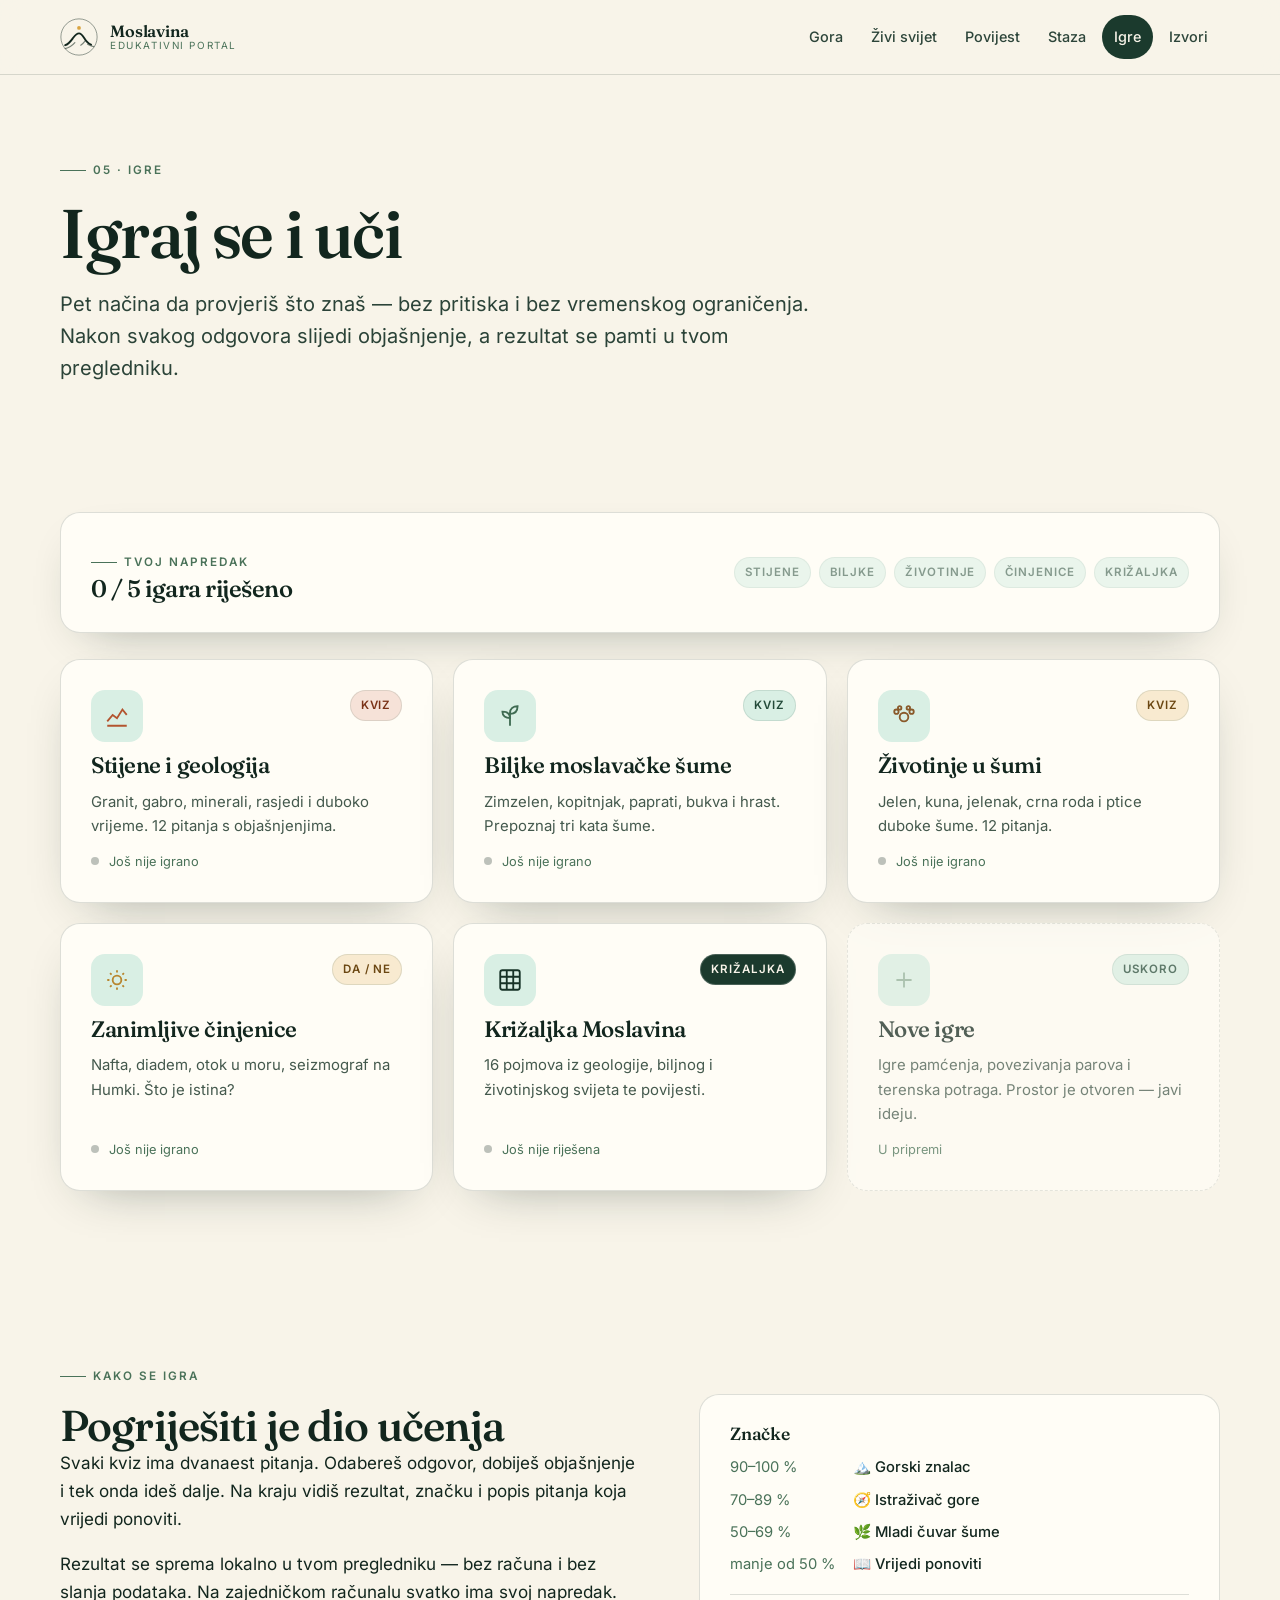
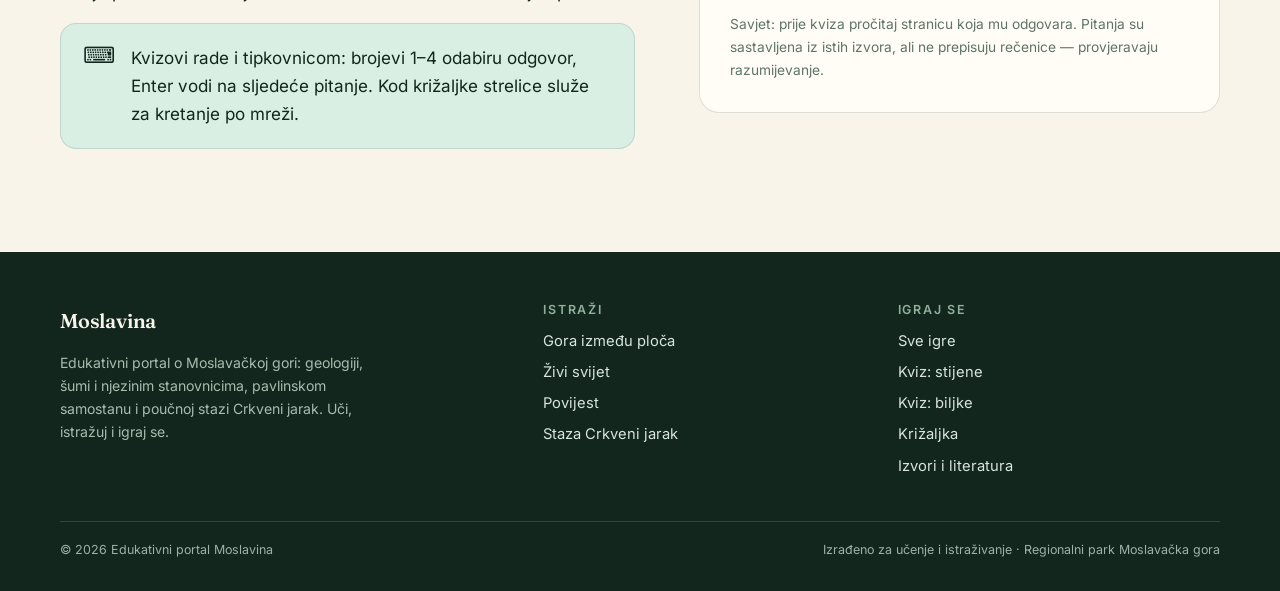
<file: igre.html>
<!DOCTYPE html>
<html lang="hr">
<head>
  <meta charset="utf-8">
  <meta name="viewport" content="width=device-width, initial-scale=1">
  <meta name="theme-color" content="#1b3a2d">
  <link rel="icon" href="assets/img/favicon.svg" type="image/svg+xml">
  <title>Igre · Kvizovi i križaljka · Moslavina</title>
  <meta name="description" content="Edukativne igre o Moslavačkoj gori: kvizovi o stijenama, biljkama, životinjama i zanimljivostima te križaljka.">
  <meta property="og:type" content="website">
  <meta property="og:site_name" content="Moslavina — edukativni portal">
  <meta property="og:title" content="Igre · Kvizovi i križaljka · Moslavina">
  <meta property="og:description" content="Edukativne igre o Moslavačkoj gori: kvizovi o stijenama, biljkama, životinjama i zanimljivostima te križaljka.">
  <meta property="og:url" content="https://borna12.github.io/moslavina/igre.html">
  <meta property="og:image" content="https://borna12.github.io/moslavina/assets/img/og-cover.png">
  <meta property="og:image:width" content="1200">
  <meta property="og:image:height" content="630">
  <meta property="og:image:alt" content="Naslovnica portala Moslavina: ilustracija Moslavačke gore">
  <meta property="og:locale" content="hr_HR">
  <meta name="twitter:card" content="summary_large_image">
  <link rel="canonical" href="https://borna12.github.io/moslavina/igre.html">
  <link rel="stylesheet" href="assets/css/style.css">
</head>
<body data-page="igre">
  <a class="skip-link" href="#main">Preskoči na sadržaj</a>
  <header class="site-header" data-site-header></header>

  <main id="main">
    <section class="page-hero">
      <div class="wrap">
        <p class="eyebrow">05 · Igre</p>
        <h1>Igraj se i uči</h1>
        <p class="lead">Pet načina da provjeriš što znaš — bez pritiska i bez vremenskog ograničenja. Nakon svakog odgovora slijedi objašnjenje, a rezultat se pamti u tvom pregledniku.</p>
      </div>
    </section>

    <section class="section--tight">
      <div class="wrap">
        <div class="card" style="display:flex;flex-wrap:wrap;align-items:center;gap:20px;justify-content:space-between;margin-bottom:26px">
          <div>
            <p class="eyebrow" style="margin-bottom:.3rem">Tvoj napredak</p>
            <h2 style="font-size:1.5rem;margin:0"><span id="done-count">0</span> / 5 igara riješeno</h2>
          </div>
          <div class="pill-row" id="progress-chips"></div>
        </div>

        <div class="grid grid-3">
          <a class="card game-card" href="igre/kviz.html?k=stijene">
            <div class="game-card__top"><span class="game-card__icon" aria-hidden="true">
              <svg width="26" height="26" viewBox="0 0 24 24" fill="none" stroke="#b3542f" stroke-width="1.7"><path d="M3 17l5-6 4 3 5-8 4 5"/><path d="M3 21h18"/></svg>
            </span><span class="tag tag--clay">Kviz</span></div>
            <h3>Stijene i geologija</h3>
            <p>Granit, gabro, minerali, rasjedi i duboko vrijeme. 12 pitanja s objašnjenjima.</p>
            <div class="game-card__meta"><span class="progress-dot" data-progress="kviz-stijene"></span><span data-score="kviz-stijene">Još nije igrano</span></div>
          </a>

          <a class="card game-card" href="igre/kviz.html?k=biljke">
            <div class="game-card__top"><span class="game-card__icon" aria-hidden="true">
              <svg width="26" height="26" viewBox="0 0 24 24" fill="none" stroke="#3f6b52" stroke-width="1.7"><path d="M12 21V9"/><path d="M12 9c0-4 3-6 7-6 0 4-2 7-7 7Z"/><path d="M12 14c-4 0-7-2-7-6 4 0 7 2 7 6Z"/></svg>
            </span><span class="tag">Kviz</span></div>
            <h3>Biljke moslavačke šume</h3>
            <p>Zimzelen, kopitnjak, paprati, bukva i hrast. Prepoznaj tri kata šume.</p>
            <div class="game-card__meta"><span class="progress-dot" data-progress="kviz-biljke"></span><span data-score="kviz-biljke">Još nije igrano</span></div>
          </a>

          <a class="card game-card" href="igre/kviz.html?k=zivotinje">
            <div class="game-card__top"><span class="game-card__icon" aria-hidden="true">
              <svg width="26" height="26" viewBox="0 0 24 24" fill="none" stroke="#8a5a2b" stroke-width="1.7"><circle cx="12" cy="13" r="4"/><circle cx="5" cy="8" r="2"/><circle cx="19" cy="8" r="2"/><circle cx="8" cy="4.5" r="1.6"/><circle cx="16" cy="4.5" r="1.6"/></svg>
            </span><span class="tag tag--amber">Kviz</span></div>
            <h3>Životinje u šumi</h3>
            <p>Jelen, kuna, jelenak, crna roda i ptice duboke šume. 12 pitanja.</p>
            <div class="game-card__meta"><span class="progress-dot" data-progress="kviz-zivotinje"></span><span data-score="kviz-zivotinje">Još nije igrano</span></div>
          </a>

          <a class="card game-card" href="igre/kviz.html?k=cinjenice">
            <div class="game-card__top"><span class="game-card__icon" aria-hidden="true">
              <svg width="26" height="26" viewBox="0 0 24 24" fill="none" stroke="#b8862f" stroke-width="1.7"><path d="M12 3v2M12 19v2M3 12h2M19 12h2M5.6 5.6l1.4 1.4M17 17l1.4 1.4M18.4 5.6 17 7M7 17l-1.4 1.4"/><circle cx="12" cy="12" r="4"/></svg>
            </span><span class="tag tag--amber">Da / ne</span></div>
            <h3>Zanimljive činjenice</h3>
            <p>Nafta, diadem, otok u moru, seizmograf na Humki. Što je istina?</p>
            <div class="game-card__meta"><span class="progress-dot" data-progress="kviz-cinjenice"></span><span data-score="kviz-cinjenice">Još nije igrano</span></div>
          </a>

          <a class="card game-card" href="krizaljka.html">
            <div class="game-card__top"><span class="game-card__icon" aria-hidden="true">
              <svg width="26" height="26" viewBox="0 0 24 24" fill="none" stroke="#173327" stroke-width="1.7"><rect x="3" y="3" width="18" height="18" rx="2"/><path d="M3 9h18M3 15h18M9 3v18M15 3v18"/></svg>
            </span><span class="tag tag--dark" style="background:var(--forest);color:var(--paper)">Križaljka</span></div>
            <h3>Križaljka Moslavina</h3>
            <p>16 pojmova iz geologije, biljnog i životinjskog svijeta te povijesti.</p>
            <div class="game-card__meta"><span class="progress-dot" data-progress="krizaljka"></span><span data-score="krizaljka">Još nije riješena</span></div>
          </a>

          <div class="card game-card game-card--soon">
            <div class="game-card__top"><span class="game-card__icon" aria-hidden="true">
              <svg width="26" height="26" viewBox="0 0 24 24" fill="none" stroke="#8fb09a" stroke-width="1.7"><path d="M12 5v14M5 12h14"/></svg>
            </span><span class="tag">Uskoro</span></div>
            <h3>Nove igre</h3>
            <p>Igre pamćenja, povezivanja parova i terenska potraga. Prostor je otvoren — javi ideju.</p>
            <div class="game-card__meta"><span>U pripremi</span></div>
          </div>
        </div>
      </div>
    </section>

    <section class="section">
      <div class="wrap">
        <div class="split">
          <div class="reveal">
            <p class="eyebrow">Kako se igra</p>
            <h2 style="font-size:clamp(1.9rem,3.6vw,2.7rem)">Pogriješiti je dio učenja</h2>
            <p>Svaki kviz ima dvanaest pitanja. Odabereš odgovor, dobiješ objašnjenje i tek onda ideš dalje. Na kraju vidiš rezultat, značku i popis pitanja koja vrijedi ponoviti.</p>
            <p>Rezultat se sprema lokalno u tvom pregledniku — bez računa i bez slanja podataka. Na zajedničkom računalu svatko ima svoj napredak.</p>
            <div class="callout">
              <span class="callout__icon" aria-hidden="true">⌨️</span>
              <div>Kvizovi rade i tipkovnicom: brojevi 1–4 odabiru odgovor, Enter vodi na sljedeće pitanje. Kod križaljke strelice služe za kretanje po mreži.</div>
            </div>
          </div>
          <div class="reveal">
            <div class="card card--flat">
              <h3 style="font-size:1.1rem">Značke</h3>
              <div class="kv" style="margin-top:12px">
                <dt>90–100 %</dt><dd>🏔️ Gorski znalac</dd>
                <dt>70–89 %</dt><dd>🧭 Istraživač gore</dd>
                <dt>50–69 %</dt><dd>🌿 Mladi čuvar šume</dd>
                <dt>manje od 50 %</dt><dd>📖 Vrijedi ponoviti</dd>
              </div>
              <hr class="rule" style="margin:18px 0">
              <p class="small muted" style="margin:0">Savjet: prije kviza pročitaj stranicu koja mu odgovara. Pitanja su sastavljena iz istih izvora, ali ne prepisuju rečenice — provjeravaju razumijevanje.</p>
            </div>
          </div>
        </div>
      </div>
    </section>
  </main>

  <footer class="site-footer" data-site-footer></footer>
  <script src="assets/js/site.js"></script>
  <script>
    (function () {
      var progress = window.Moslavina.readProgress();
      var ids = ["kviz-stijene", "kviz-biljke", "kviz-zivotinje", "kviz-cinjenice", "krizaljka"];
      var done = 0;
      ids.forEach(function (id) {
        var d = progress[id];
        var dot = document.querySelector('.progress-dot[data-progress="' + id + '"]');
        var score = document.querySelector('[data-score="' + id + '"]');
        if (d) {
          done++;
          if (dot) dot.classList.add("is-done");
          if (score) score.textContent = (id === "krizaljka" ? "Riješeno" : "Najbolje: " + d.score + "/" + d.total);
        }
      });
      document.getElementById("done-count").textContent = done;
      var names = { "kviz-stijene": "Stijene", "kviz-biljke": "Biljke", "kviz-zivotinje": "Životinje", "kviz-cinjenice": "Činjenice", "krizaljka": "Križaljka" };
      document.getElementById("progress-chips").innerHTML = ids.map(function (id) {
        var ok = !!progress[id];
        return '<span class="tag" style="' + (ok ? "" : "opacity:.55") + '">' + (ok ? "✓ " : "") + names[id] + "</span>";
      }).join("");
    })();
  </script>
</body>
</html>
</file>
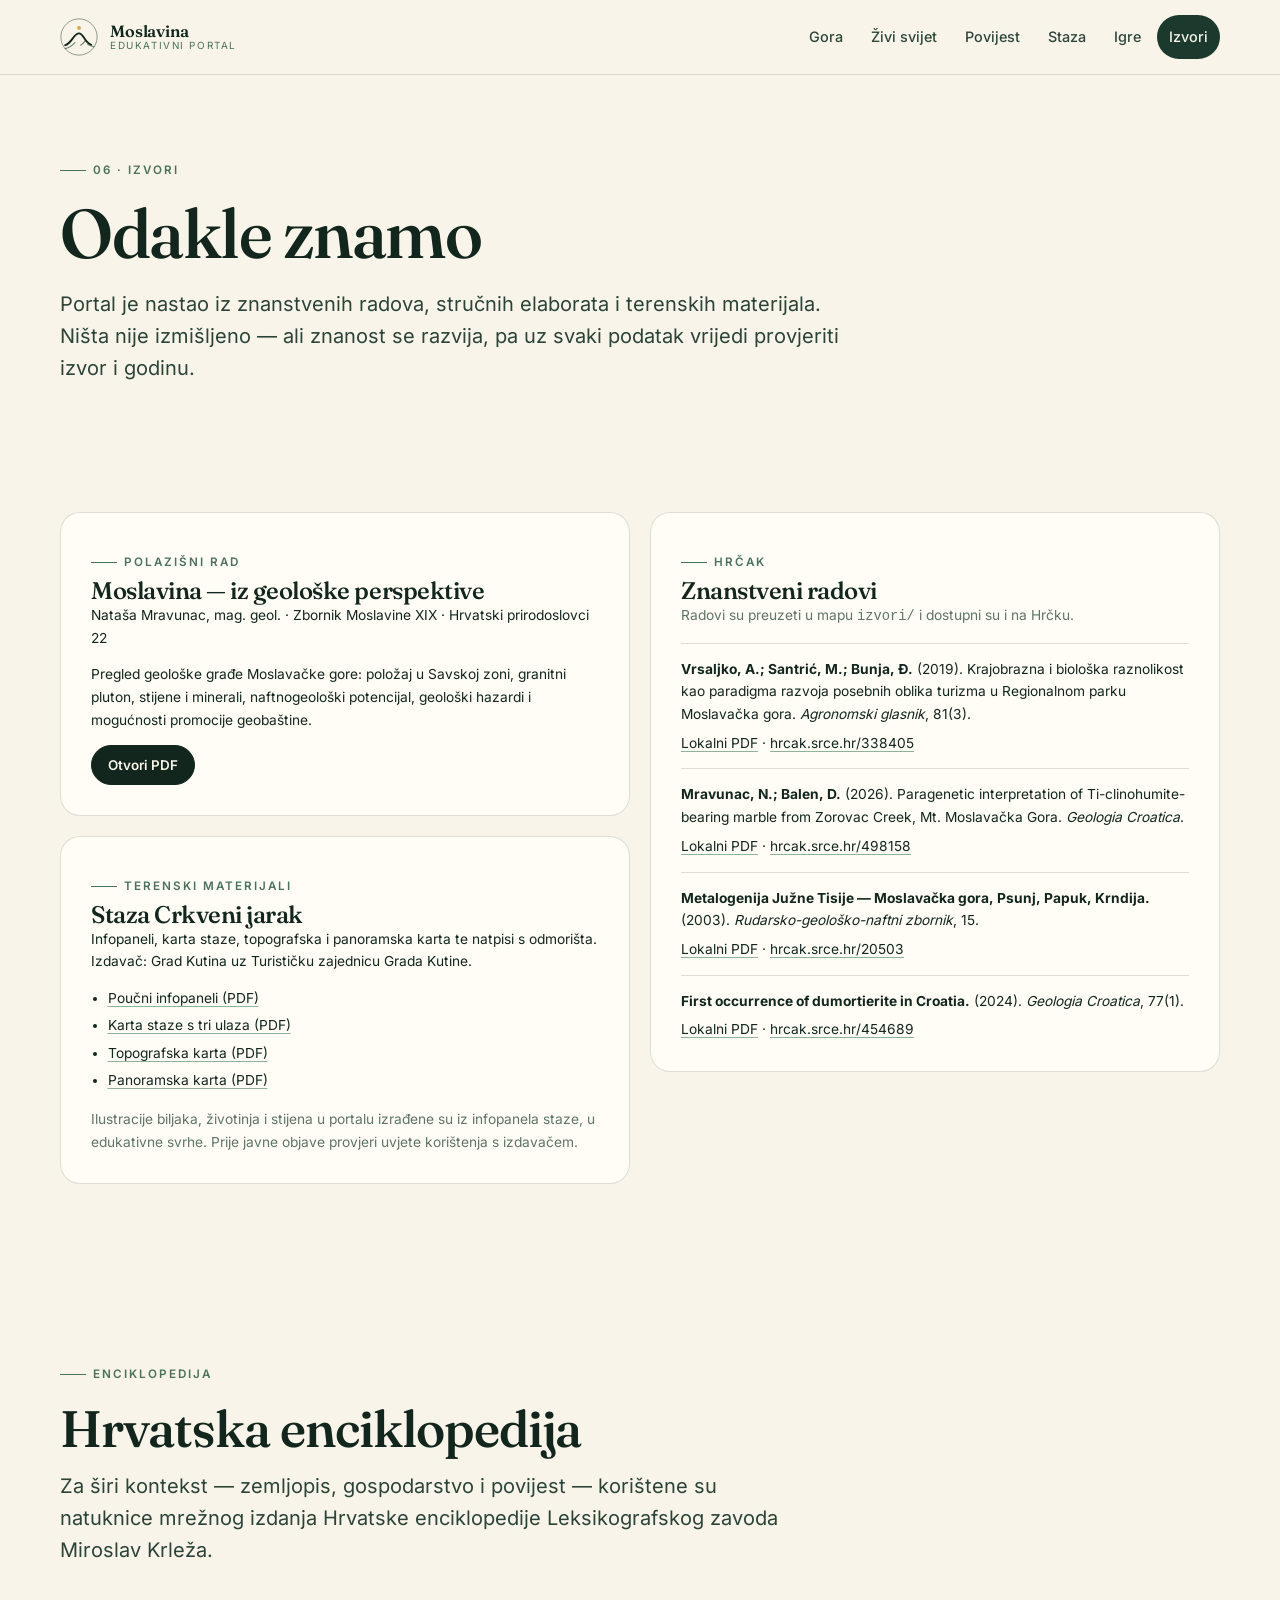
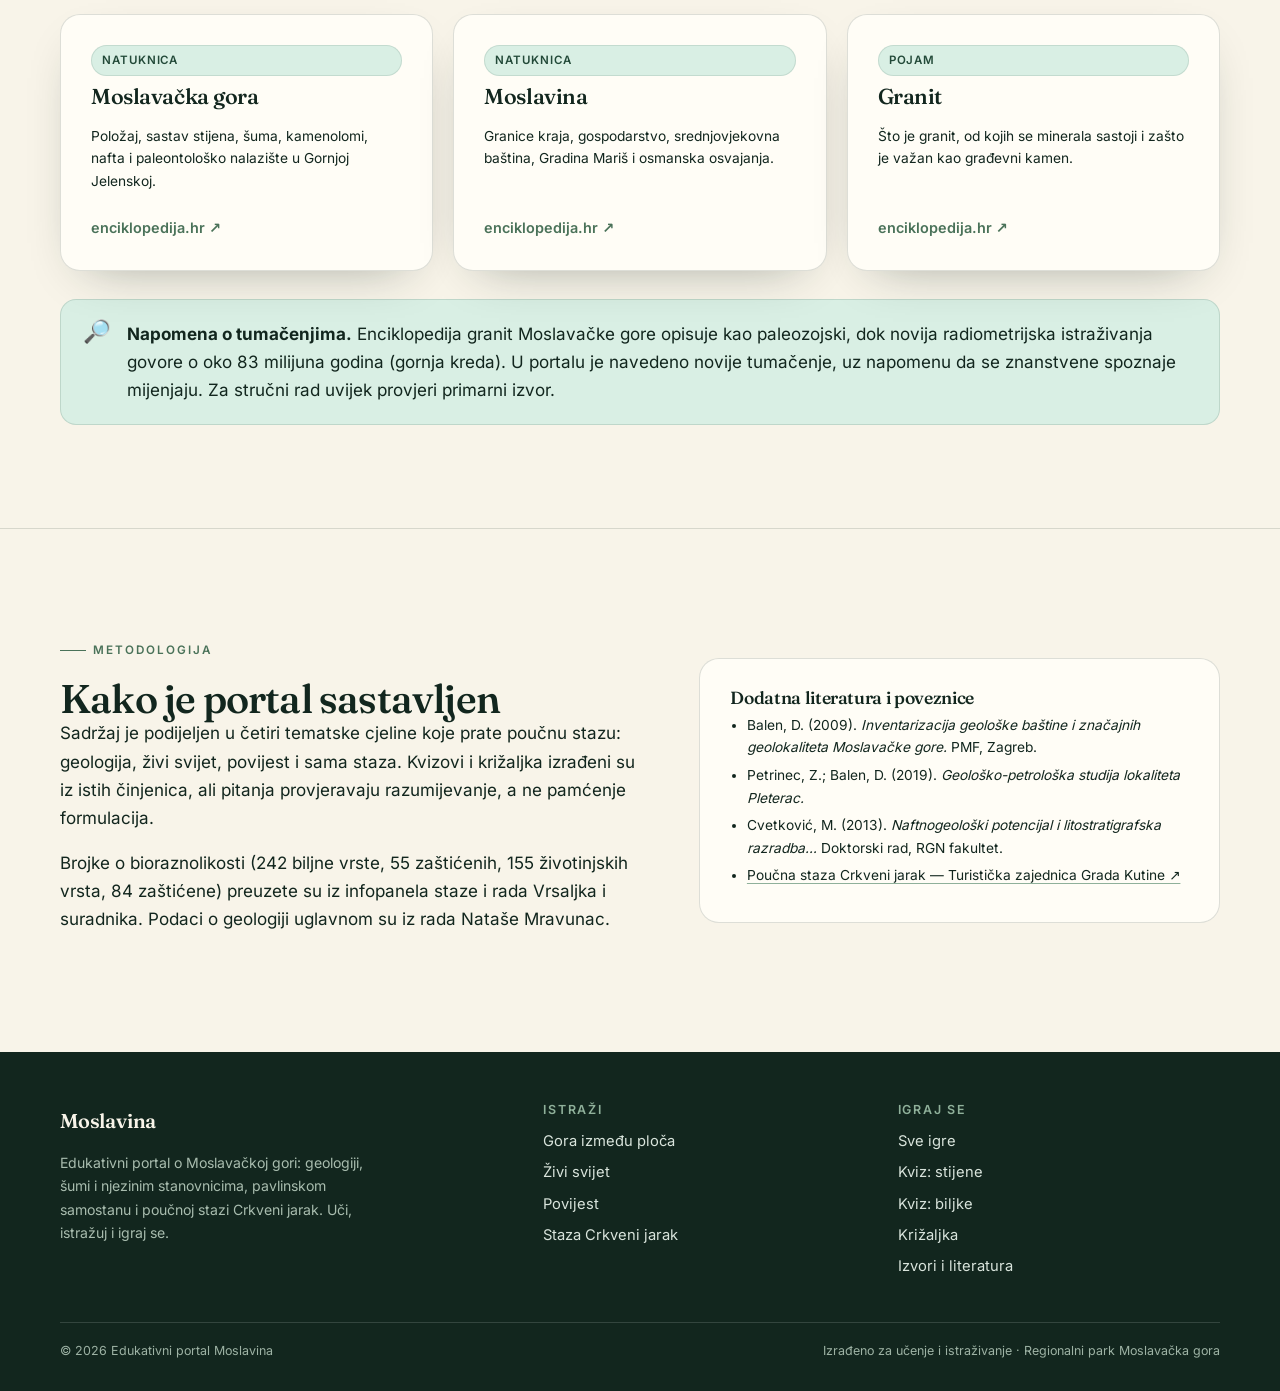
<file: izvori.html>
<!DOCTYPE html>
<html lang="hr">
<head>
  <meta charset="utf-8">
  <meta name="viewport" content="width=device-width, initial-scale=1">
  <meta name="theme-color" content="#1b3a2d">
  <link rel="icon" href="assets/img/favicon.svg" type="image/svg+xml">
  <title>Izvori i literatura · Moslavina</title>
  <meta name="description" content="Popis izvora za edukativni portal Moslavina: znanstveni radovi s Hrčka, infopaneli staze Crkveni jarak, Hrvatska enciklopedija i ostala literatura.">
  <meta property="og:type" content="website">
  <meta property="og:site_name" content="Moslavina — edukativni portal">
  <meta property="og:title" content="Izvori i literatura · Moslavina">
  <meta property="og:description" content="Popis izvora za edukativni portal Moslavina: znanstveni radovi s Hrčka, infopaneli staze Crkveni jarak, Hrvatska enciklopedija i ostala literatura.">
  <meta property="og:url" content="https://borna12.github.io/moslavina/izvori.html">
  <meta property="og:image" content="https://borna12.github.io/moslavina/assets/img/og-cover.png">
  <meta property="og:image:width" content="1200">
  <meta property="og:image:height" content="630">
  <meta property="og:image:alt" content="Naslovnica portala Moslavina: ilustracija Moslavačke gore">
  <meta property="og:locale" content="hr_HR">
  <meta name="twitter:card" content="summary_large_image">
  <link rel="canonical" href="https://borna12.github.io/moslavina/izvori.html">
  <link rel="stylesheet" href="assets/css/style.css">
</head>
<body data-page="izvori">
  <a class="skip-link" href="#main">Preskoči na sadržaj</a>
  <header class="site-header" data-site-header></header>

  <main id="main">
    <section class="page-hero">
      <div class="wrap">
        <p class="eyebrow">06 · Izvori</p>
        <h1>Odakle znamo</h1>
        <p class="lead">Portal je nastao iz znanstvenih radova, stručnih elaborata i terenskih materijala. Ništa nije izmišljeno — ali znanost se razvija, pa uz svaki podatak vrijedi provjeriti izvor i godinu.</p>
      </div>
    </section>

    <section class="section--tight">
      <div class="wrap">
        <div class="grid grid-2">
          <div>
            <div class="card card--flat reveal">
              <p class="eyebrow" style="margin-bottom:.4rem">Polazišni rad</p>
              <h2 style="font-size:1.5rem">Moslavina — iz geološke perspektive</h2>
              <p class="small">Nataša Mravunac, mag. geol. · Zbornik Moslavine XIX · Hrvatski prirodoslovci 22</p>
              <p class="small">Pregled geološke građe Moslavačke gore: položaj u Savskoj zoni, granitni pluton, stijene i minerali, naftnogeološki potencijal, geološki hazardi i mogućnosti promocije geobaštine.</p>
              <a class="btn btn--small" href="MOSLAVINA_IZ_GEOLOSKE_PERSPEKTIVE.pdf" target="_blank" rel="noopener">Otvori PDF</a>
            </div>

            <div class="card card--flat reveal" style="margin-top:20px">
              <p class="eyebrow" style="margin-bottom:.4rem">Terenski materijali</p>
              <h2 style="font-size:1.5rem">Staza Crkveni jarak</h2>
              <p class="small">Infopaneli, karta staze, topografska i panoramska karta te natpisi s odmorišta. Izdavač: Grad Kutina uz Turističku zajednicu Grada Kutine.</p>
              <ul class="small" style="margin-bottom:16px">
                <li><a href="Crkveni%20jarak_poucni%20infopaneli.pdf" target="_blank" rel="noopener">Poučni infopaneli (PDF)</a></li>
                <li><a href="Crkveni%20jarak_karta%20staze_za%203%20ulaza.pdf" target="_blank" rel="noopener">Karta staze s tri ulaza (PDF)</a></li>
                <li><a href="Crkveni%20jarak_topografska%20karta.pdf" target="_blank" rel="noopener">Topografska karta (PDF)</a></li>
                <li><a href="Crkveni%20jarak_panoramska%20karta.pdf" target="_blank" rel="noopener">Panoramska karta (PDF)</a></li>
              </ul>
              <p class="small muted" style="margin:0">Ilustracije biljaka, životinja i stijena u portalu izrađene su iz infopanela staze, u edukativne svrhe. Prije javne objave provjeri uvjete korištenja s izdavačem.</p>
            </div>
          </div>

          <div>
            <div class="card card--flat reveal">
              <p class="eyebrow" style="margin-bottom:.4rem">Hrčak</p>
              <h2 style="font-size:1.5rem">Znanstveni radovi</h2>
              <p class="small muted">Radovi su preuzeti u mapu <code>izvori/</code> i dostupni su i na Hrčku.</p>

              <div style="border-top:1px solid var(--line);padding-top:14px;margin-top:14px">
                <p class="small" style="margin-bottom:6px"><strong>Vrsaljko, A.; Santrić, M.; Bunja, Đ.</strong> (2019). Krajobrazna i biološka raznolikost kao paradigma razvoja posebnih oblika turizma u Regionalnom parku Moslavačka gora. <em>Agronomski glasnik</em>, 81(3).</p>
                <p class="small"><a href="izvori/hrcak_Krajobrazna_i_bioloska_raznolikost_RP_Moslavacka_gora.pdf" target="_blank" rel="noopener">Lokalni PDF</a> · <a href="https://hrcak.srce.hr/338405" target="_blank" rel="noopener">hrcak.srce.hr/338405</a></p>
              </div>

              <div style="border-top:1px solid var(--line);padding-top:14px;margin-top:14px">
                <p class="small" style="margin-bottom:6px"><strong>Mravunac, N.; Balen, D.</strong> (2026). Paragenetic interpretation of Ti-clinohumite-bearing marble from Zorovac Creek, Mt. Moslavačka Gora. <em>Geologia Croatica</em>.</p>
                <p class="small"><a href="izvori/hrcak_Mravunac_Balen_Zorovac_mramor.pdf" target="_blank" rel="noopener">Lokalni PDF</a> · <a href="https://hrcak.srce.hr/498158" target="_blank" rel="noopener">hrcak.srce.hr/498158</a></p>
              </div>

              <div style="border-top:1px solid var(--line);padding-top:14px;margin-top:14px">
                <p class="small" style="margin-bottom:6px"><strong>Metalogenija Južne Tisije — Moslavačka gora, Psunj, Papuk, Krndija.</strong> (2003). <em>Rudarsko-geološko-naftni zbornik</em>, 15.</p>
                <p class="small"><a href="izvori/hrcak_Metalogenija_Juzne_Tisije_Moslavacka_gora.pdf" target="_blank" rel="noopener">Lokalni PDF</a> · <a href="https://hrcak.srce.hr/20503" target="_blank" rel="noopener">hrcak.srce.hr/20503</a></p>
              </div>

              <div style="border-top:1px solid var(--line);padding-top:14px;margin-top:14px">
                <p class="small" style="margin-bottom:6px"><strong>First occurrence of dumortierite in Croatia.</strong> (2024). <em>Geologia Croatica</em>, 77(1).</p>
                <p class="small"><a href="izvori/hrcak_Dumortierit_Moslavacka_gora.pdf" target="_blank" rel="noopener">Lokalni PDF</a> · <a href="https://hrcak.srce.hr/454689" target="_blank" rel="noopener">hrcak.srce.hr/454689</a></p>
              </div>
            </div>
          </div>
        </div>
      </div>
    </section>

    <section class="section">
      <div class="wrap">
        <div class="section-head">
          <p class="eyebrow">Enciklopedija</p>
          <h2>Hrvatska enciklopedija</h2>
          <p class="lead">Za širi kontekst — zemljopis, gospodarstvo i povijest — korištene su natuknice mrežnog izdanja Hrvatske enciklopedije Leksikografskog zavoda Miroslav Krleža.</p>
        </div>
        <div class="grid grid-3">
          <a class="card link-card" href="https://www.enciklopedija.hr/clanak/moslavacka-gora" target="_blank" rel="noopener">
            <span class="tag">Natuknica</span><h3>Moslavačka gora</h3>
            <p class="small">Položaj, sastav stijena, šuma, kamenolomi, nafta i paleontološko nalazište u Gornjoj Jelenskoj.</p>
            <span class="link-card__arrow">enciklopedija.hr ↗</span>
          </a>
          <a class="card link-card" href="https://www.enciklopedija.hr/clanak/moslavina" target="_blank" rel="noopener">
            <span class="tag">Natuknica</span><h3>Moslavina</h3>
            <p class="small">Granice kraja, gospodarstvo, srednjovjekovna baština, Gradina Mariš i osmanska osvajanja.</p>
            <span class="link-card__arrow">enciklopedija.hr ↗</span>
          </a>
          <a class="card link-card" href="https://www.enciklopedija.hr/clanak/granit" target="_blank" rel="noopener">
            <span class="tag">Pojam</span><h3>Granit</h3>
            <p class="small">Što je granit, od kojih se minerala sastoji i zašto je važan kao građevni kamen.</p>
            <span class="link-card__arrow">enciklopedija.hr ↗</span>
          </a>
        </div>

        <div class="callout" style="margin-top:28px">
          <span class="callout__icon" aria-hidden="true">🔎</span>
          <div>
            <strong>Napomena o tumačenjima.</strong> Enciklopedija granit Moslavačke gore opisuje kao paleozojski, dok novija radiometrijska istraživanja govore o oko 83 milijuna godina (gornja kreda). U portalu je navedeno novije tumačenje, uz napomenu da se znanstvene spoznaje mijenjaju. Za stručni rad uvijek provjeri primarni izvor.
          </div>
        </div>
      </div>
    </section>

    <section class="section section--edge">
      <div class="wrap">
        <div class="split">
          <div class="reveal">
            <p class="eyebrow">Metodologija</p>
            <h2 style="font-size:clamp(1.8rem,3.4vw,2.5rem)">Kako je portal sastavljen</h2>
            <p>Sadržaj je podijeljen u četiri tematske cjeline koje prate poučnu stazu: geologija, živi svijet, povijest i sama staza. Kvizovi i križaljka izrađeni su iz istih činjenica, ali pitanja provjeravaju razumijevanje, a ne pamćenje formulacija.</p>
            <p>Brojke o bioraznolikosti (242 biljne vrste, 55 zaštićenih, 155 životinjskih vrsta, 84 zaštićene) preuzete su iz infopanela staze i rada Vrsaljka i suradnika. Podaci o geologiji uglavnom su iz rada Nataše Mravunac.</p>
          </div>
          <div class="reveal">
            <div class="card card--flat">
              <h3 style="font-size:1.1rem">Dodatna literatura i poveznice</h3>
              <ul class="small" style="margin-bottom:0">
                <li>Balen, D. (2009). <em>Inventarizacija geološke baštine i značajnih geolokaliteta Moslavačke gore.</em> PMF, Zagreb.</li>
                <li>Petrinec, Z.; Balen, D. (2019). <em>Geološko-petrološka studija lokaliteta Pleterac.</em></li>
                <li>Cvetković, M. (2013). <em>Naftnogeološki potencijal i litostratigrafska razradba…</em> Doktorski rad, RGN fakultet.</li>
                <li><a href="https://experiences.moslavina.travel/hr/products/poucna-staza-crkveni-jarak" target="_blank" rel="noopener">Poučna staza Crkveni jarak — Turistička zajednica Grada Kutine ↗</a></li>
              </ul>
            </div>
          </div>
        </div>
      </div>
    </section>
  </main>

  <footer class="site-footer" data-site-footer></footer>
  <script src="assets/js/site.js"></script>
</body>
</html>
</file>
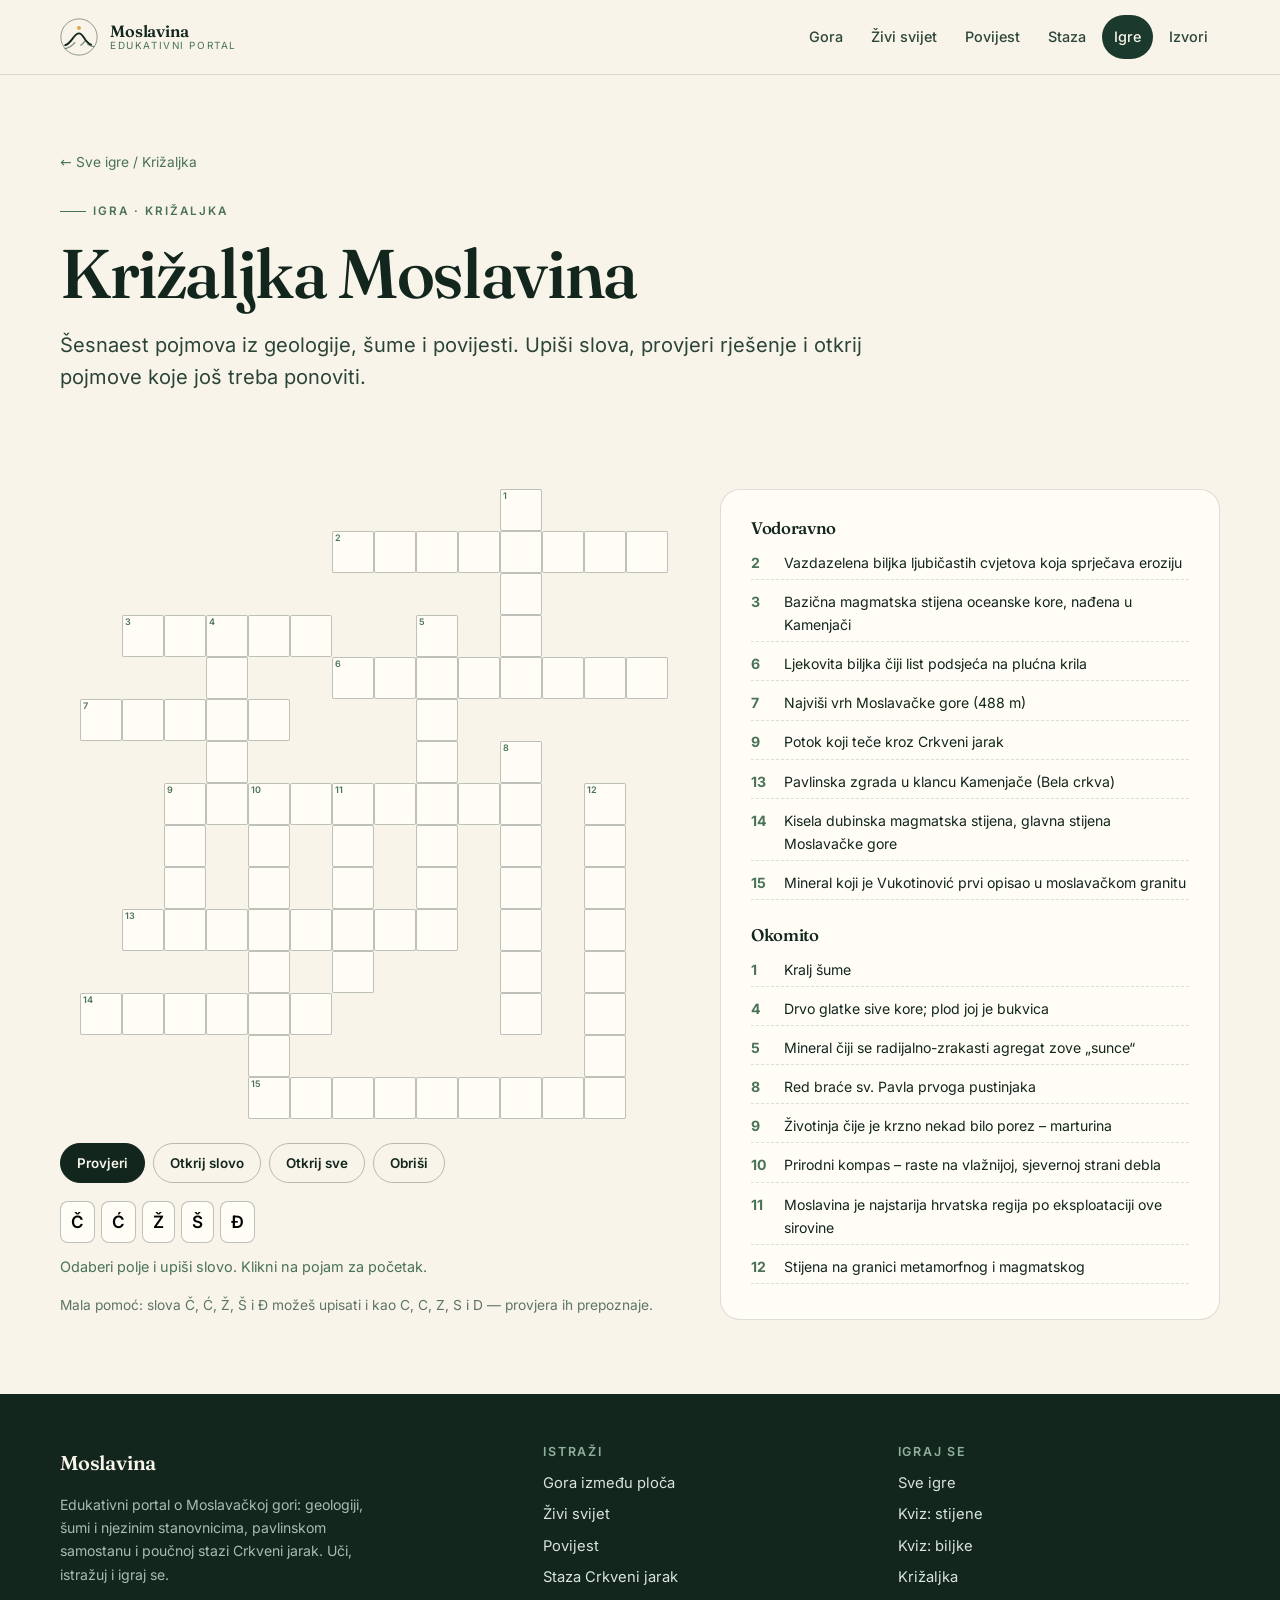
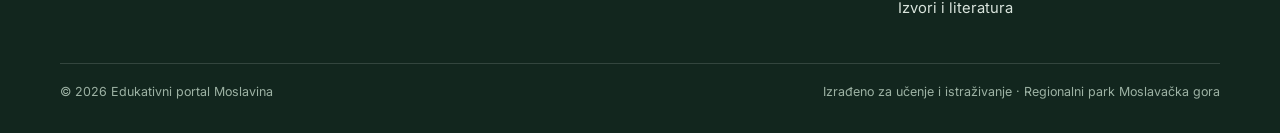
<file: krizaljka.html>
<!DOCTYPE html>
<html lang="hr">
<head>
  <meta charset="utf-8">
  <meta name="viewport" content="width=device-width, initial-scale=1">
  <meta name="theme-color" content="#1b3a2d">
  <link rel="icon" href="assets/img/favicon.svg" type="image/svg+xml">
  <title>Križaljka · Moslavina</title>
  <meta name="description" content="Križaljka o Moslavačkoj gori: 16 pojmova iz geologije, biljaka, životinja i povijesti.">
  <meta property="og:type" content="website">
  <meta property="og:site_name" content="Moslavina — edukativni portal">
  <meta property="og:title" content="Križaljka · Moslavina">
  <meta property="og:description" content="Križaljka o Moslavačkoj gori: 16 pojmova iz geologije, biljaka, životinja i povijesti.">
  <meta property="og:url" content="https://borna12.github.io/moslavina/krizaljka.html">
  <meta property="og:image" content="https://borna12.github.io/moslavina/assets/img/og-cover.png">
  <meta property="og:image:width" content="1200">
  <meta property="og:image:height" content="630">
  <meta property="og:image:alt" content="Naslovnica portala Moslavina: ilustracija Moslavačke gore">
  <meta property="og:locale" content="hr_HR">
  <meta name="twitter:card" content="summary_large_image">
  <link rel="canonical" href="https://borna12.github.io/moslavina/krizaljka.html">
  <link rel="stylesheet" href="assets/css/style.css">
</head>
<body data-page="igre" data-root="">
  <a class="skip-link" href="#main">Preskoči na sadržaj</a>
  <header class="site-header" data-site-header></header>

  <main id="main">
    <section class="page-hero" style="padding-bottom:12px">
      <div class="wrap">
        <nav class="small" aria-label="Putanja" style="margin-bottom:18px;color:var(--moss)">
          <a href="igre.html" style="text-decoration:none">← Sve igre</a>
          <span aria-hidden="true"> / </span><span>Križaljka</span>
        </nav>
        <p class="eyebrow">Igra · Križaljka</p>
        <h1>Križaljka Moslavina</h1>
        <p class="lead" style="max-width:62ch">Šesnaest pojmova iz geologije, šume i povijesti. Upiši slova, provjeri rješenje i otkrij pojmove koje još treba ponoviti.</p>
      </div>
    </section>

    <section class="section--tight">
      <div class="wrap">
        <div id="crossword"></div>
      </div>
    </section>
  </main>

  <footer class="site-footer" data-site-footer></footer>
  <script src="assets/js/site.js"></script>
  <script src="assets/js/data/krizaljka.js"></script>
  <script src="assets/js/crossword.js"></script>
</body>
</html>
</file>
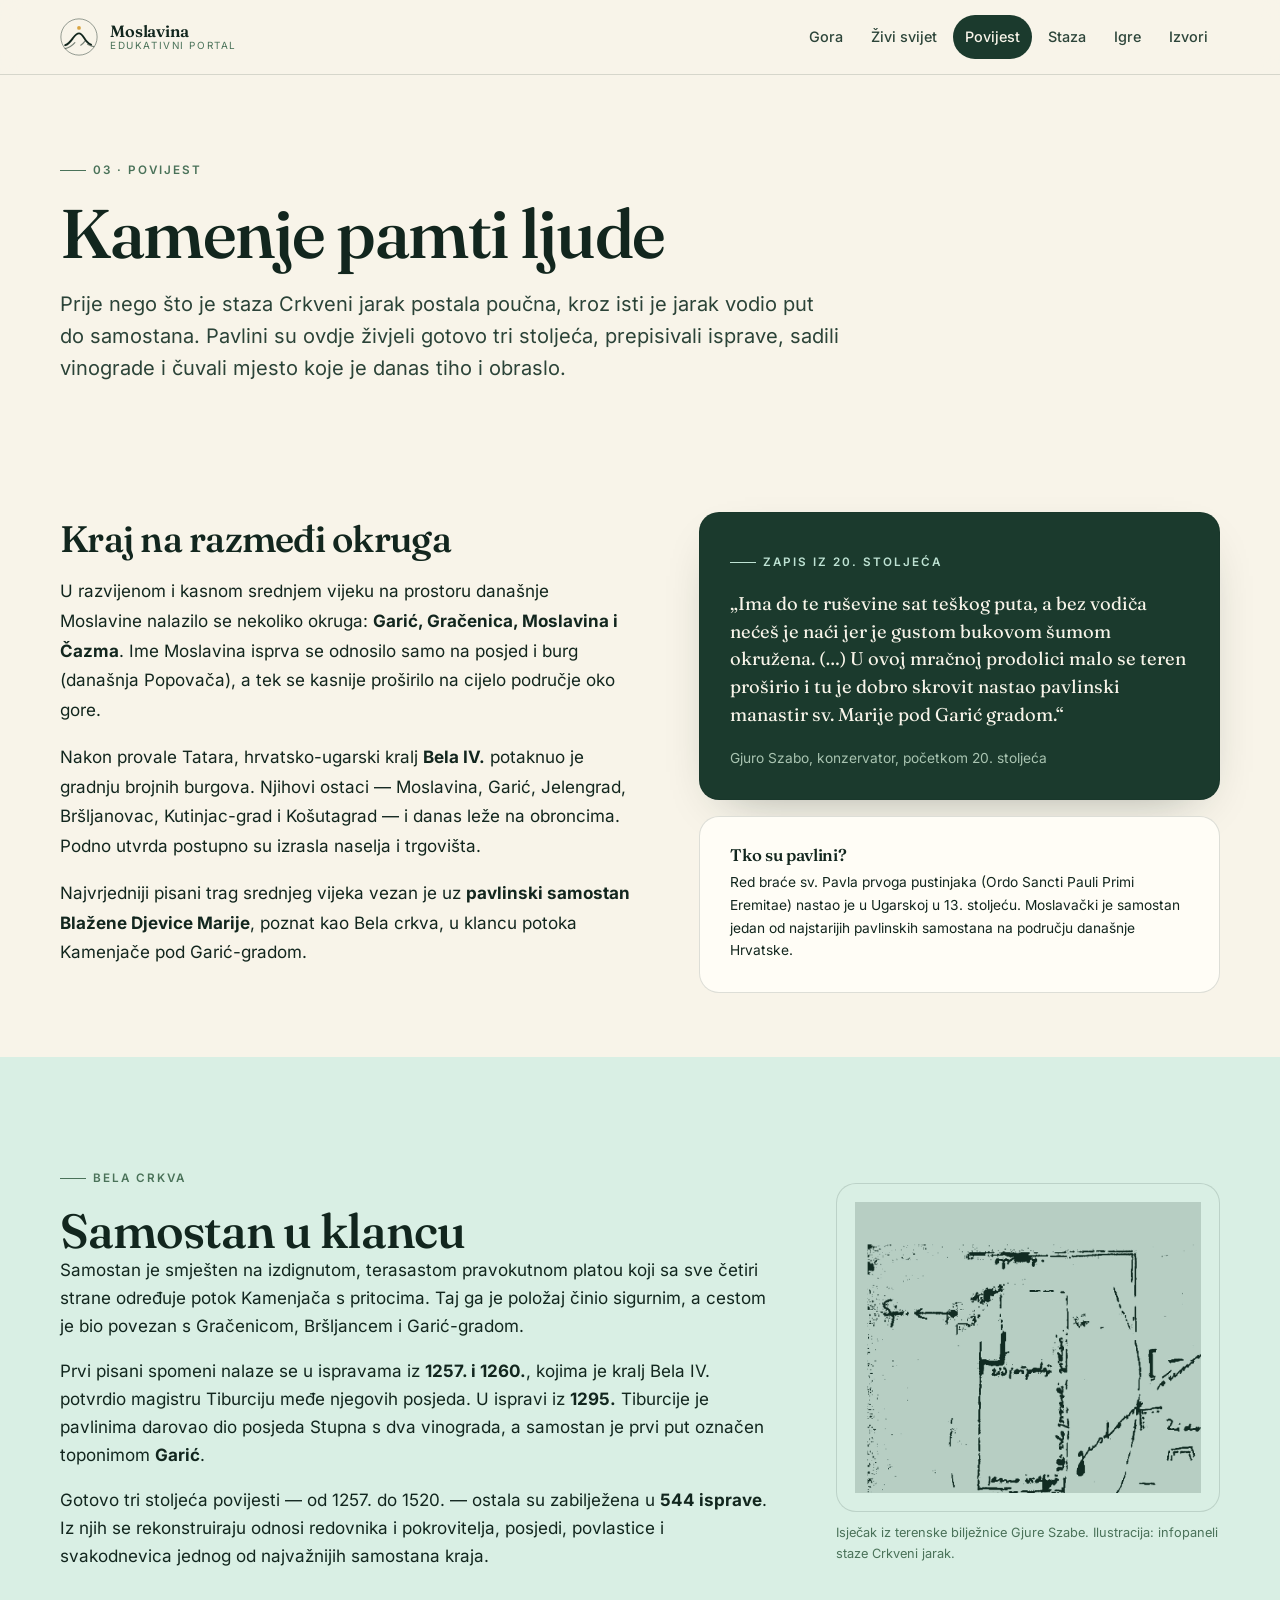
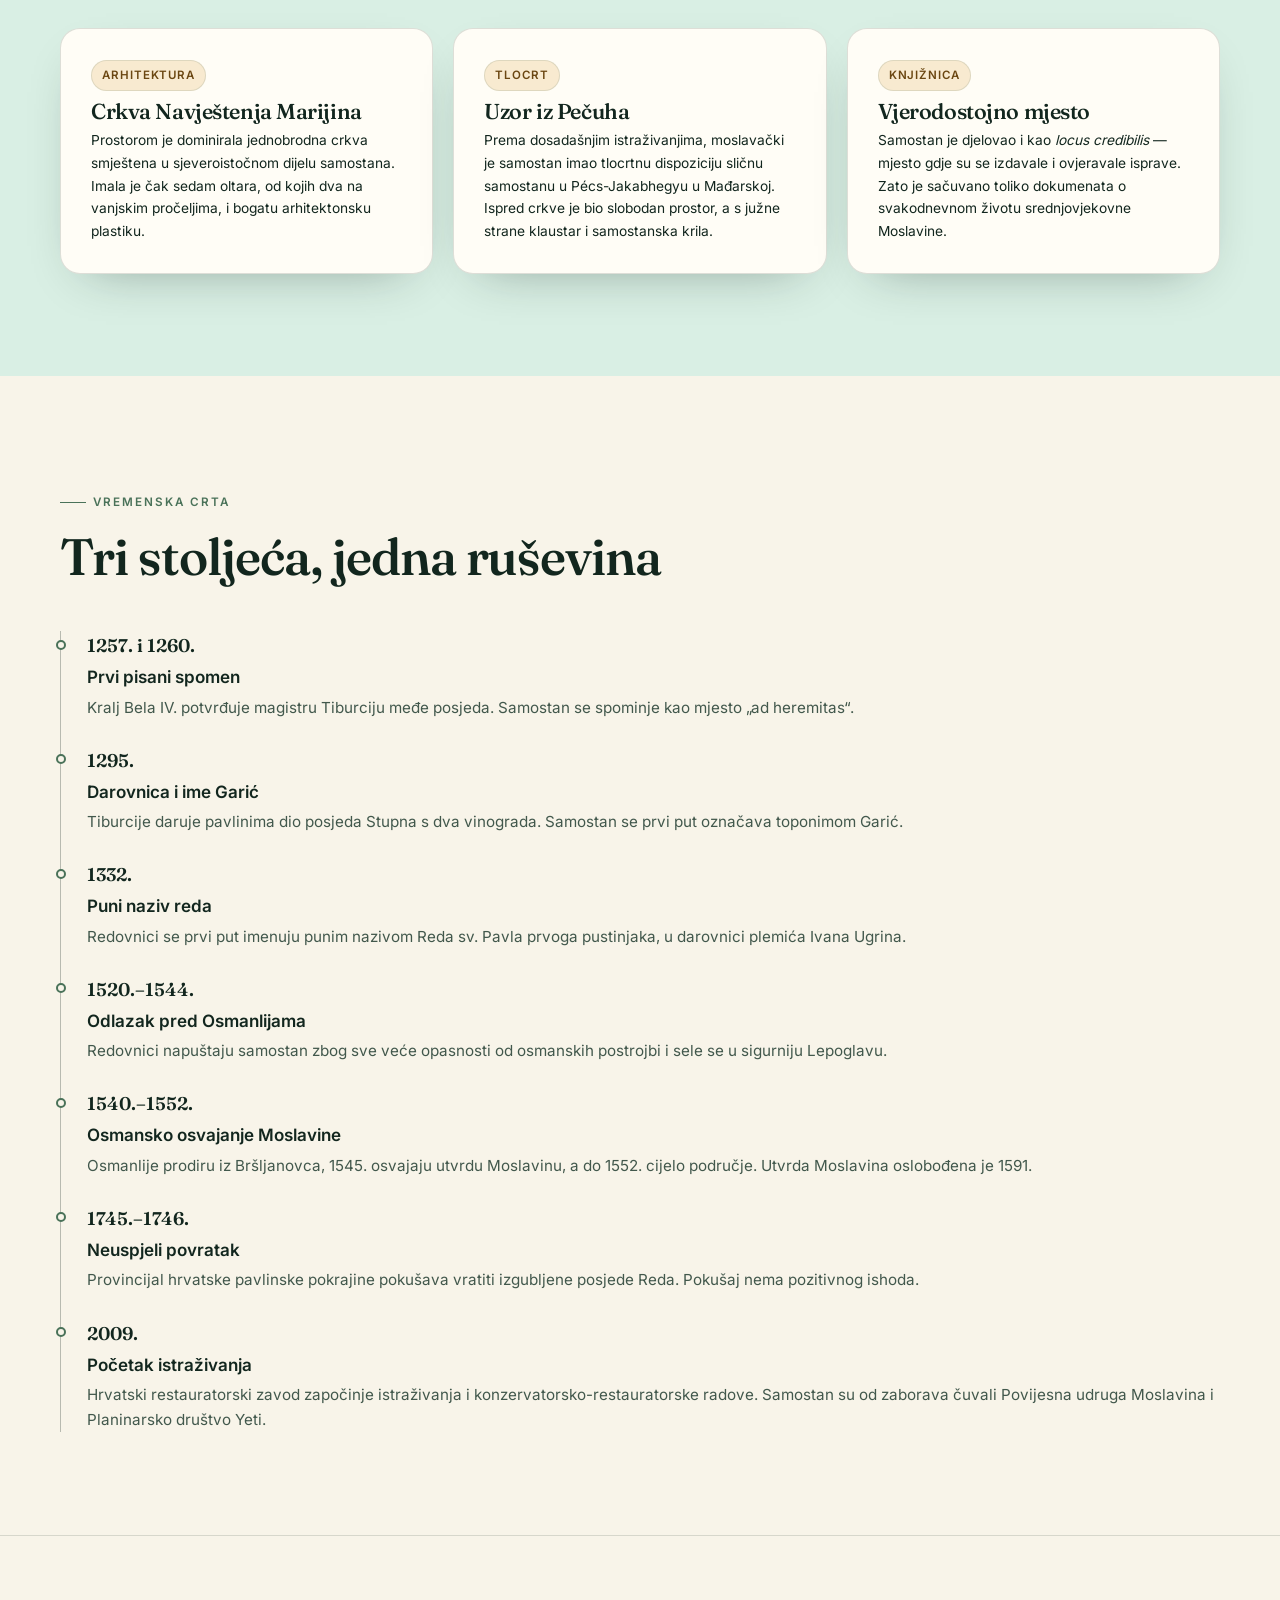
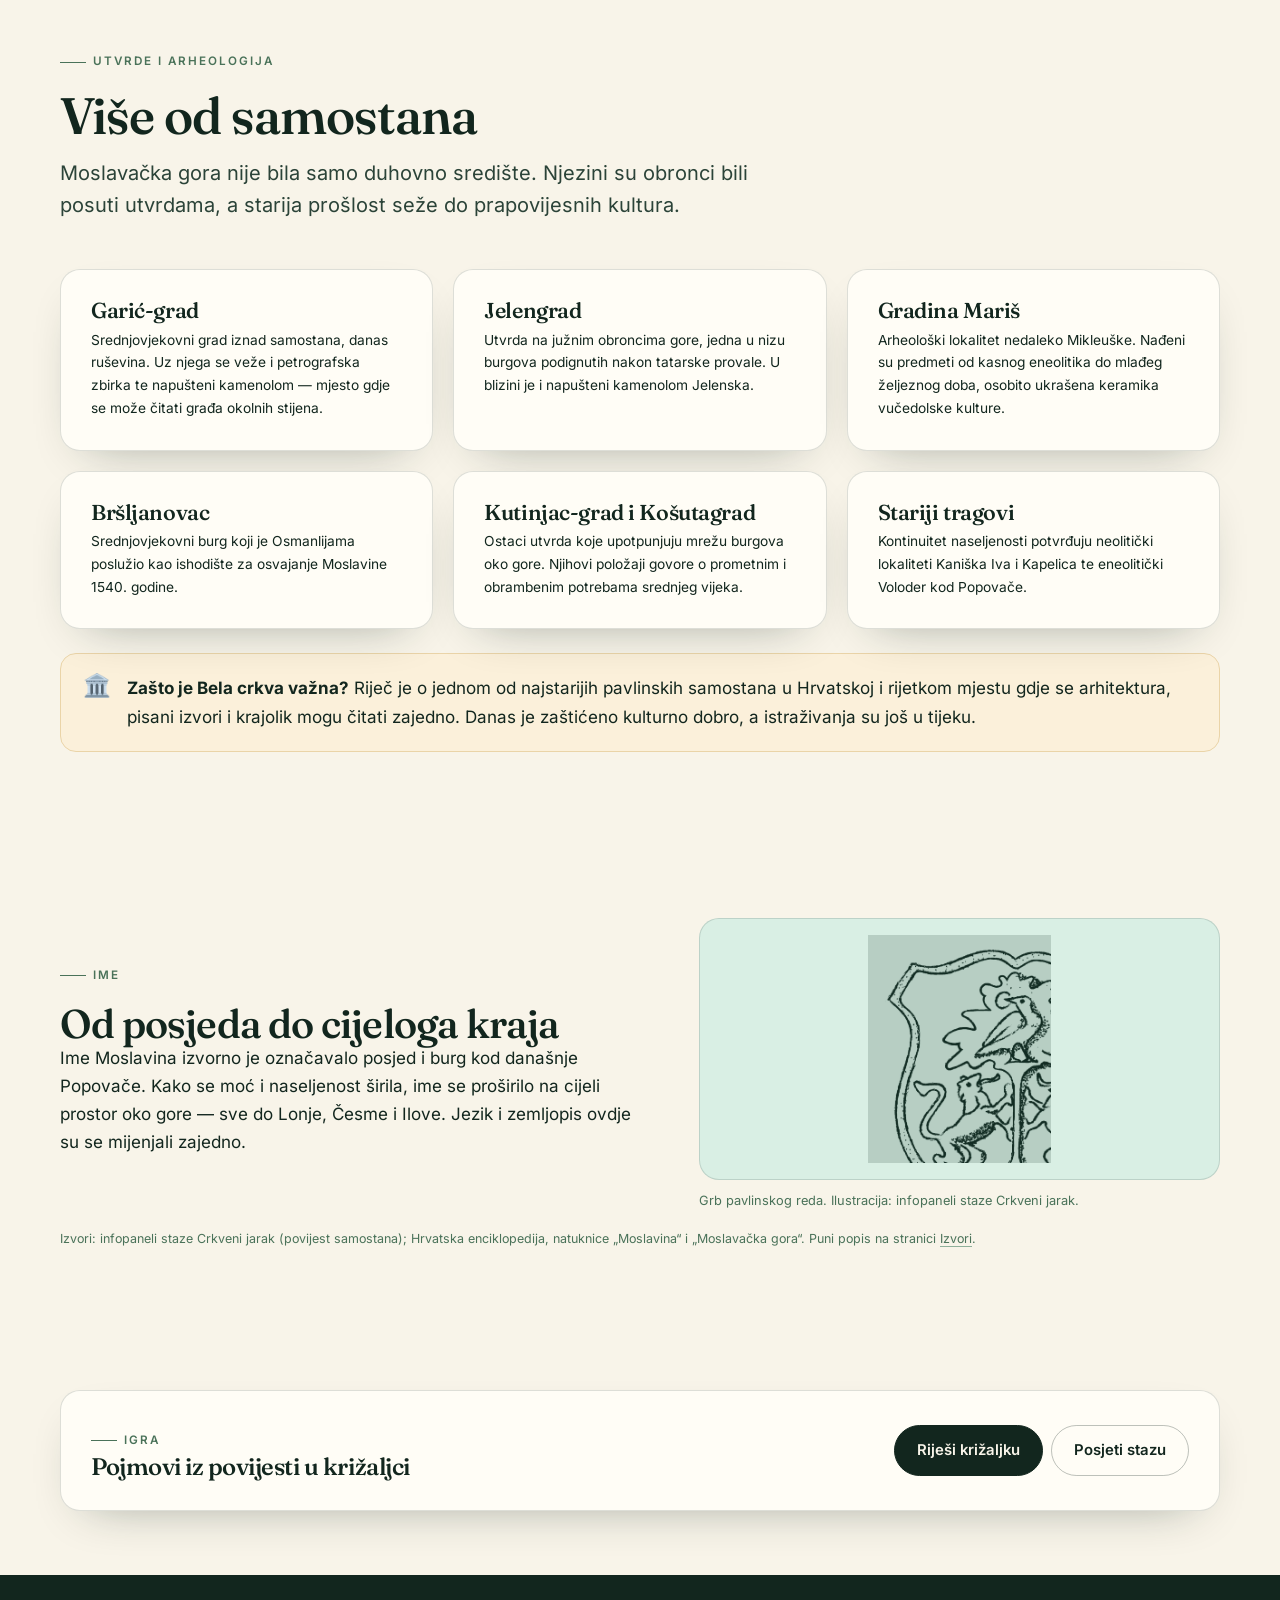
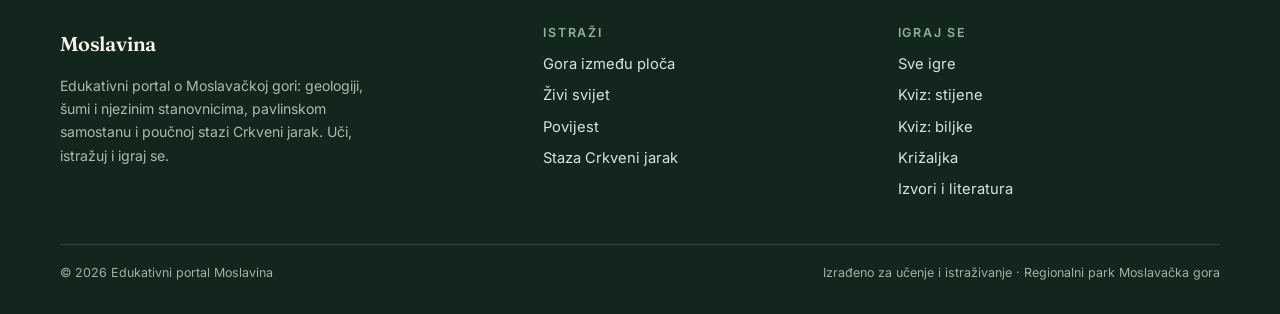
<file: povijest.html>
<!DOCTYPE html>
<html lang="hr">
<head>
  <meta charset="utf-8">
  <meta name="viewport" content="width=device-width, initial-scale=1">
  <meta name="theme-color" content="#1b3a2d">
  <link rel="icon" href="assets/img/favicon.svg" type="image/svg+xml">
  <title>Povijest · Kamenje pamti ljude · Moslavina</title>
  <meta name="description" content="Povijest Moslavačke gore: pavlinski samostan Blažene Djevice Marije (Bela crkva), Garić-grad, srednjovjekovne utvrde, Gradina Mariš i osmanska osvajanja.">
  <meta property="og:type" content="website">
  <meta property="og:site_name" content="Moslavina — edukativni portal">
  <meta property="og:title" content="Povijest · Kamenje pamti ljude · Moslavina">
  <meta property="og:description" content="Povijest Moslavačke gore: pavlinski samostan Blažene Djevice Marije (Bela crkva), Garić-grad, srednjovjekovne utvrde, Gradina Mariš i osmanska osvajanja.">
  <meta property="og:url" content="https://borna12.github.io/moslavina/povijest.html">
  <meta property="og:image" content="https://borna12.github.io/moslavina/assets/img/og-cover.png">
  <meta property="og:image:width" content="1200">
  <meta property="og:image:height" content="630">
  <meta property="og:image:alt" content="Naslovnica portala Moslavina: ilustracija Moslavačke gore">
  <meta property="og:locale" content="hr_HR">
  <meta name="twitter:card" content="summary_large_image">
  <link rel="canonical" href="https://borna12.github.io/moslavina/povijest.html">
  <link rel="stylesheet" href="assets/css/style.css">
</head>
<body data-page="povijest">
  <a class="skip-link" href="#main">Preskoči na sadržaj</a>
  <header class="site-header" data-site-header></header>

  <main id="main">
    <section class="page-hero">
      <div class="wrap">
        <p class="eyebrow">03 · Povijest</p>
        <h1>Kamenje pamti ljude</h1>
        <p class="lead">Prije nego što je staza Crkveni jarak postala poučna, kroz isti je jarak vodio put do samostana. Pavlini su ovdje živjeli gotovo tri stoljeća, prepisivali isprave, sadili vinograde i čuvali mjesto koje je danas tiho i obraslo.</p>
      </div>
    </section>

    <section class="section--tight">
      <div class="wrap">
        <div class="split">
          <div class="prose reveal">
            <h2 style="margin-top:0">Kraj na razmeđi okruga</h2>
            <p>U razvijenom i kasnom srednjem vijeku na prostoru današnje Moslavine nalazilo se nekoliko okruga: <strong>Garić, Gračenica, Moslavina i Čazma</strong>. Ime Moslavina isprva se odnosilo samo na posjed i burg (današnja Popovača), a tek se kasnije proširilo na cijelo područje oko gore.</p>
            <p>Nakon provale Tatara, hrvatsko-ugarski kralj <strong>Bela IV.</strong> potaknuo je gradnju brojnih burgova. Njihovi ostaci — Moslavina, Garić, Jelengrad, Bršljanovac, Kutinjac-grad i Košutagrad — i danas leže na obroncima. Podno utvrda postupno su izrasla naselja i trgovišta.</p>
            <p>Najvrjedniji pisani trag srednjeg vijeka vezan je uz <strong>pavlinski samostan Blažene Djevice Marije</strong>, poznat kao Bela crkva, u klancu potoka Kamenjače pod Garić-gradom.</p>
          </div>
          <div class="reveal">
            <div class="card" style="background:var(--forest);color:var(--paper)">
              <p class="eyebrow" style="color:var(--mint)">Zapis iz 20. stoljeća</p>
              <p style="font-family:var(--serif);font-size:1.15rem;line-height:1.5">„Ima do te ruševine sat teškog puta, a bez vodiča nećeš je naći jer je gustom bukovom šumom okružena. (…) U ovoj mračnoj prodolici malo se teren proširio i tu je dobro skrovit nastao pavlinski manastir sv. Marije pod Garić gradom.“</p>
              <p class="small" style="color:#a9c4b1;margin:0">Gjuro Szabo, konzervator, početkom 20. stoljeća</p>
            </div>
            <div class="card card--flat" style="margin-top:16px">
              <h3 style="font-size:1.05rem">Tko su pavlini?</h3>
              <p class="small" style="margin:0">Red braće sv. Pavla prvoga pustinjaka (Ordo Sancti Pauli Primi Eremitae) nastao je u Ugarskoj u 13. stoljeću. Moslavački je samostan jedan od najstarijih pavlinskih samostana na području današnje Hrvatske.</p>
            </div>
          </div>
        </div>
      </div>
    </section>

    <section class="section section--mint">
      <div class="wrap">
        <div class="split split--wide-left">
          <div class="reveal">
            <p class="eyebrow">Bela crkva</p>
            <h2 style="font-size:clamp(2rem,4vw,3rem)">Samostan u klancu</h2>
            <p>Samostan je smješten na izdignutom, terasastom pravokutnom platou koji sa sve četiri strane određuje potok Kamenjača s pritocima. Taj ga je položaj činio sigurnim, a cestom je bio povezan s Gračenicom, Bršljancem i Garić-gradom.</p>
            <p>Prvi pisani spomeni nalaze se u ispravama iz <strong>1257. i 1260.</strong>, kojima je kralj Bela IV. potvrdio magistru Tiburciju međe njegovih posjeda. U ispravi iz <strong>1295.</strong> Tiburcije je pavlinima darovao dio posjeda Stupna s dva vinograda, a samostan je prvi put označen toponimom <strong>Garić</strong>.</p>
            <p>Gotovo tri stoljeća povijesti — od 1257. do 1520. — ostala su zabilježena u <strong>544 isprave</strong>. Iz njih se rekonstruiraju odnosi redovnika i pokrovitelja, posjedi, povlastice i svakodnevica jednog od najvažnijih samostana kraja.</p>
          </div>
          <figure class="figure reveal">
            <div class="figure__frame" style="background:#d9efe4">
              <img src="assets/img/ilustracije/samostan-tlocrt.png" alt="Skica tlocrta pavlinskog samostana iz terenske bilježnice." style="padding:18px">
            </div>
            <figcaption>Isječak iz terenske bilježnice Gjure Szabe. Ilustracija: infopaneli staze Crkveni jarak.</figcaption>
          </figure>
        </div>

        <div class="grid grid-3" style="margin-top:40px">
          <div class="card reveal"><span class="tag tag--amber">Arhitektura</span><h3 style="margin-top:10px">Crkva Navještenja Marijina</h3><p class="small">Prostorom je dominirala jednobrodna crkva smještena u sjeveroistočnom dijelu samostana. Imala je čak sedam oltara, od kojih dva na vanjskim pročeljima, i bogatu arhitektonsku plastiku.</p></div>
          <div class="card reveal"><span class="tag tag--amber">Tlocrt</span><h3 style="margin-top:10px">Uzor iz Pečuha</h3><p class="small">Prema dosadašnjim istraživanjima, moslavački je samostan imao tlocrtnu dispoziciju sličnu samostanu u Pécs-Jakabhegyu u Mađarskoj. Ispred crkve je bio slobodan prostor, a s južne strane klaustar i samostanska krila.</p></div>
          <div class="card reveal"><span class="tag tag--amber">Knjižnica</span><h3 style="margin-top:10px">Vjerodostojno mjesto</h3><p class="small">Samostan je djelovao i kao <em>locus credibilis</em> — mjesto gdje su se izdavale i ovjeravale isprave. Zato je sačuvano toliko dokumenata o svakodnevnom životu srednjovjekovne Moslavine.</p></div>
        </div>
      </div>
    </section>

    <section class="section">
      <div class="wrap">
        <div class="section-head">
          <p class="eyebrow">Vremenska crta</p>
          <h2>Tri stoljeća, jedna ruševina</h2>
        </div>
        <ol class="timeline">
          <li class="reveal"><span class="timeline__year">1257. i 1260.</span><div class="timeline__title">Prvi pisani spomen</div><p>Kralj Bela IV. potvrđuje magistru Tiburciju međe posjeda. Samostan se spominje kao mjesto „ad heremitas“.</p></li>
          <li class="reveal"><span class="timeline__year">1295.</span><div class="timeline__title">Darovnica i ime Garić</div><p>Tiburcije daruje pavlinima dio posjeda Stupna s dva vinograda. Samostan se prvi put označava toponimom Garić.</p></li>
          <li class="reveal"><span class="timeline__year">1332.</span><div class="timeline__title">Puni naziv reda</div><p>Redovnici se prvi put imenuju punim nazivom Reda sv. Pavla prvoga pustinjaka, u darovnici plemića Ivana Ugrina.</p></li>
          <li class="reveal"><span class="timeline__year">1520.–1544.</span><div class="timeline__title">Odlazak pred Osmanlijama</div><p>Redovnici napuštaju samostan zbog sve veće opasnosti od osmanskih postrojbi i sele se u sigurniju Lepoglavu.</p></li>
          <li class="reveal"><span class="timeline__year">1540.–1552.</span><div class="timeline__title">Osmansko osvajanje Moslavine</div><p>Osmanlije prodiru iz Bršljanovca, 1545. osvajaju utvrdu Moslavinu, a do 1552. cijelo područje. Utvrda Moslavina oslobođena je 1591.</p></li>
          <li class="reveal"><span class="timeline__year">1745.–1746.</span><div class="timeline__title">Neuspjeli povratak</div><p>Provincijal hrvatske pavlinske pokrajine pokušava vratiti izgubljene posjede Reda. Pokušaj nema pozitivnog ishoda.</p></li>
          <li class="reveal"><span class="timeline__year">2009.</span><div class="timeline__title">Početak istraživanja</div><p>Hrvatski restauratorski zavod započinje istraživanja i konzervatorsko-restauratorske radove. Samostan su od zaborava čuvali Povijesna udruga Moslavina i Planinarsko društvo Yeti.</p></li>
        </ol>
      </div>
    </section>

    <section class="section section--edge">
      <div class="wrap">
        <div class="section-head">
          <p class="eyebrow">Utvrde i arheologija</p>
          <h2>Više od samostana</h2>
          <p class="lead">Moslavačka gora nije bila samo duhovno središte. Njezini su obronci bili posuti utvrdama, a starija prošlost seže do prapovijesnih kultura.</p>
        </div>
        <div class="grid grid-3">
          <div class="card reveal"><h3>Garić-grad</h3><p class="small">Srednjovjekovni grad iznad samostana, danas ruševina. Uz njega se veže i petrografska zbirka te napušteni kamenolom — mjesto gdje se može čitati građa okolnih stijena.</p></div>
          <div class="card reveal"><h3>Jelengrad</h3><p class="small">Utvrda na južnim obroncima gore, jedna u nizu burgova podignutih nakon tatarske provale. U blizini je i napušteni kamenolom Jelenska.</p></div>
          <div class="card reveal"><h3>Gradina Mariš</h3><p class="small">Arheološki lokalitet nedaleko Mikleuške. Nađeni su predmeti od kasnog eneolitika do mlađeg željeznog doba, osobito ukrašena keramika vučedolske kulture.</p></div>
          <div class="card reveal"><h3>Bršljanovac</h3><p class="small">Srednjovjekovni burg koji je Osmanlijama poslužio kao ishodište za osvajanje Moslavine 1540. godine.</p></div>
          <div class="card reveal"><h3>Kutinjac-grad i Košutagrad</h3><p class="small">Ostaci utvrda koje upotpunjuju mrežu burgova oko gore. Njihovi položaji govore o prometnim i obrambenim potrebama srednjeg vijeka.</p></div>
          <div class="card reveal"><h3>Stariji tragovi</h3><p class="small">Kontinuitet naseljenosti potvrđuju neolitički lokaliteti Kaniška Iva i Kapelica te eneolitički Voloder kod Popovače.</p></div>
        </div>

        <div class="callout callout--amber" style="margin-top:24px">
          <span class="callout__icon" aria-hidden="true">🏛️</span>
          <div><strong>Zašto je Bela crkva važna?</strong> Riječ je o jednom od najstarijih pavlinskih samostana u Hrvatskoj i rijetkom mjestu gdje se arhitektura, pisani izvori i krajolik mogu čitati zajedno. Danas je zaštićeno kulturno dobro, a istraživanja su još u tijeku.</div>
        </div>
      </div>
    </section>

    <section class="section section--tight">
      <div class="wrap">
        <div class="split">
          <div class="reveal">
            <p class="eyebrow">Ime</p>
            <h2 style="font-size:clamp(1.8rem,3.4vw,2.5rem)">Od posjeda do cijeloga kraja</h2>
            <p>Ime Moslavina izvorno je označavalo posjed i burg kod današnje Popovače. Kako se moć i naseljenost širila, ime se proširilo na cijeli prostor oko gore — sve do Lonje, Česme i Ilove. Jezik i zemljopis ovdje su se mijenjali zajedno.</p>
          </div>
          <figure class="figure reveal">
            <div class="figure__frame" style="background:var(--mint-2)">
              <img src="assets/img/ilustracije/pavlinski-grb.png" alt="Grb pavlinskog reda." style="max-height:260px;margin:0 auto;padding:16px">
            </div>
            <figcaption>Grb pavlinskog reda. Ilustracija: infopaneli staze Crkveni jarak.</figcaption>
          </figure>
        </div>
        <p class="source-note">Izvori: infopaneli staze Crkveni jarak (povijest samostana); Hrvatska enciklopedija, natuknice „Moslavina“ i „Moslavačka gora“. Puni popis na stranici <a href="izvori.html">Izvori</a>.</p>
      </div>
    </section>

    <section class="section section--tight">
      <div class="wrap">
        <div class="card" style="display:flex;flex-wrap:wrap;gap:20px;align-items:center;justify-content:space-between">
          <div><p class="eyebrow" style="margin-bottom:.3rem">Igra</p><h3 style="font-size:1.5rem;margin:0">Pojmovi iz povijesti u križaljci</h3></div>
          <div class="pill-row"><a class="btn" href="krizaljka.html">Riješi križaljku</a><a class="btn btn--ghost" href="staza.html">Posjeti stazu</a></div>
        </div>
      </div>
    </section>
  </main>

  <footer class="site-footer" data-site-footer></footer>
  <script src="assets/js/site.js"></script>
</body>
</html>
</file>
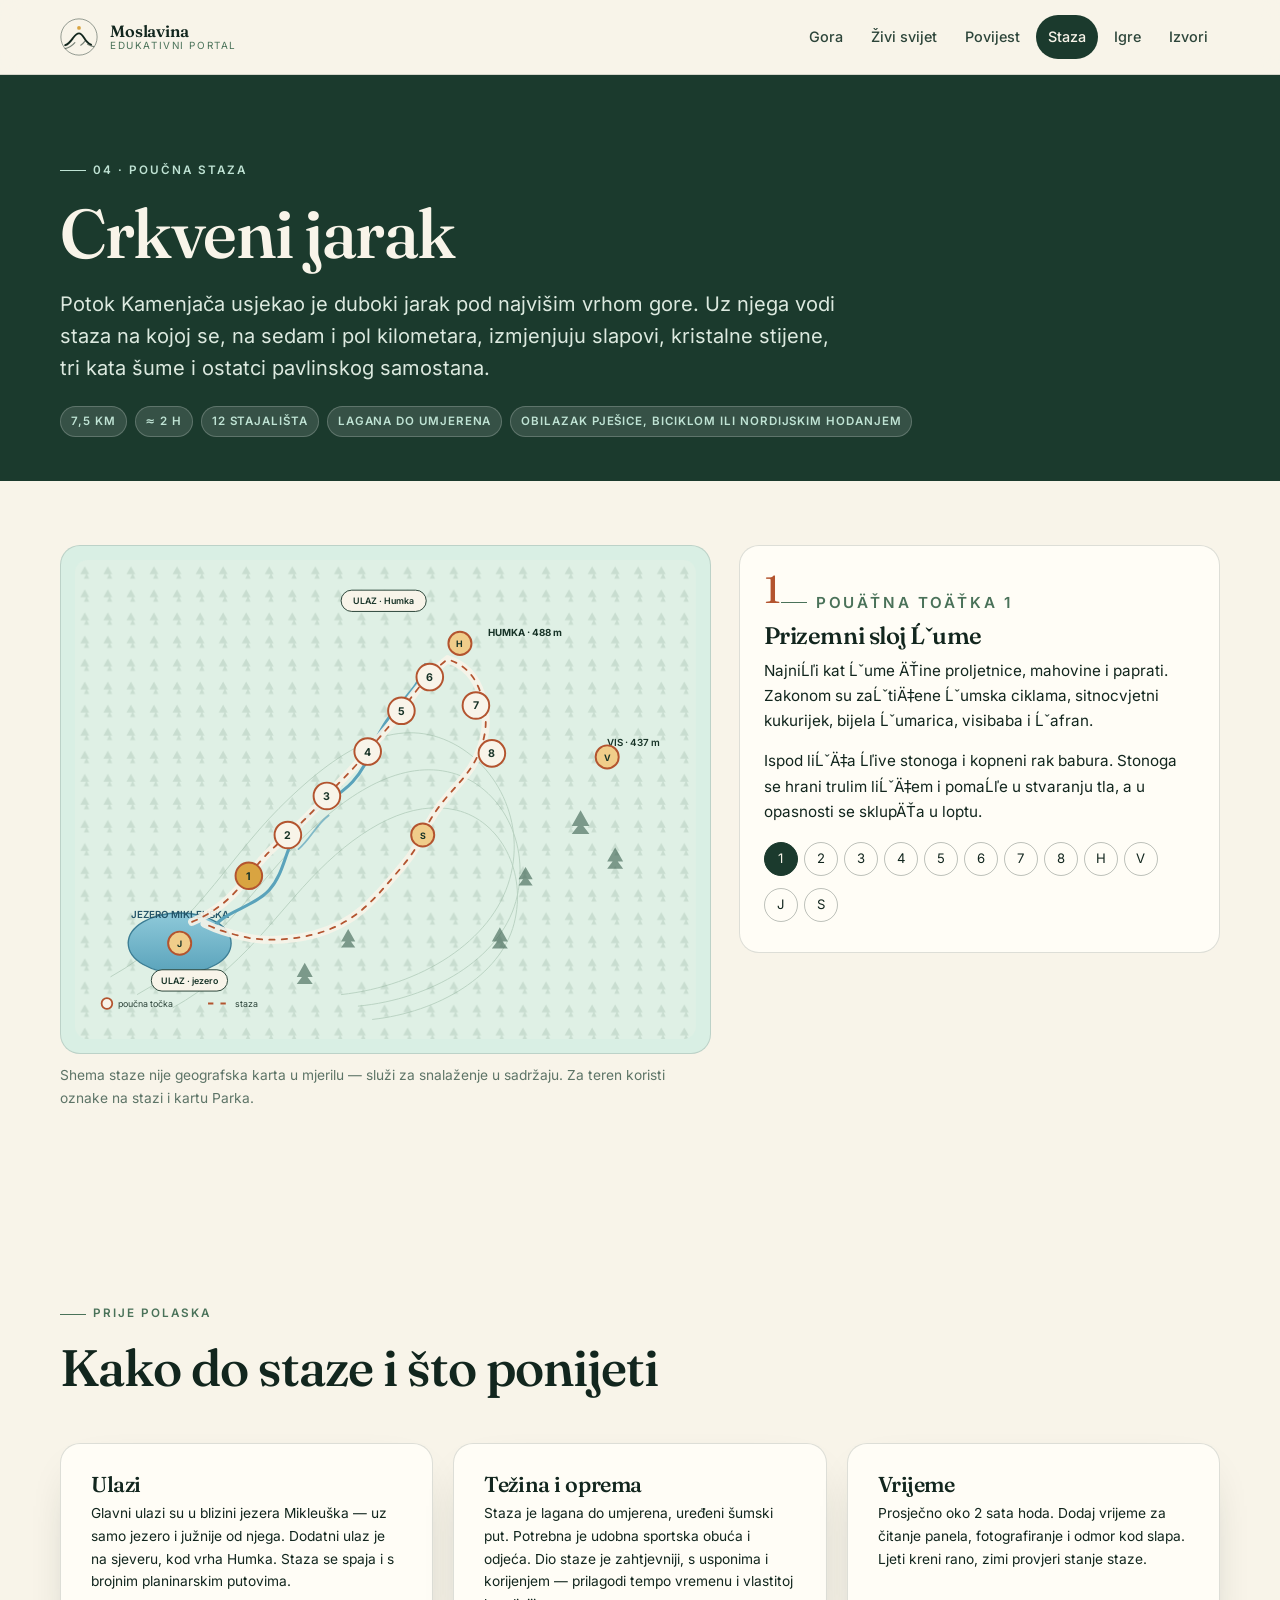
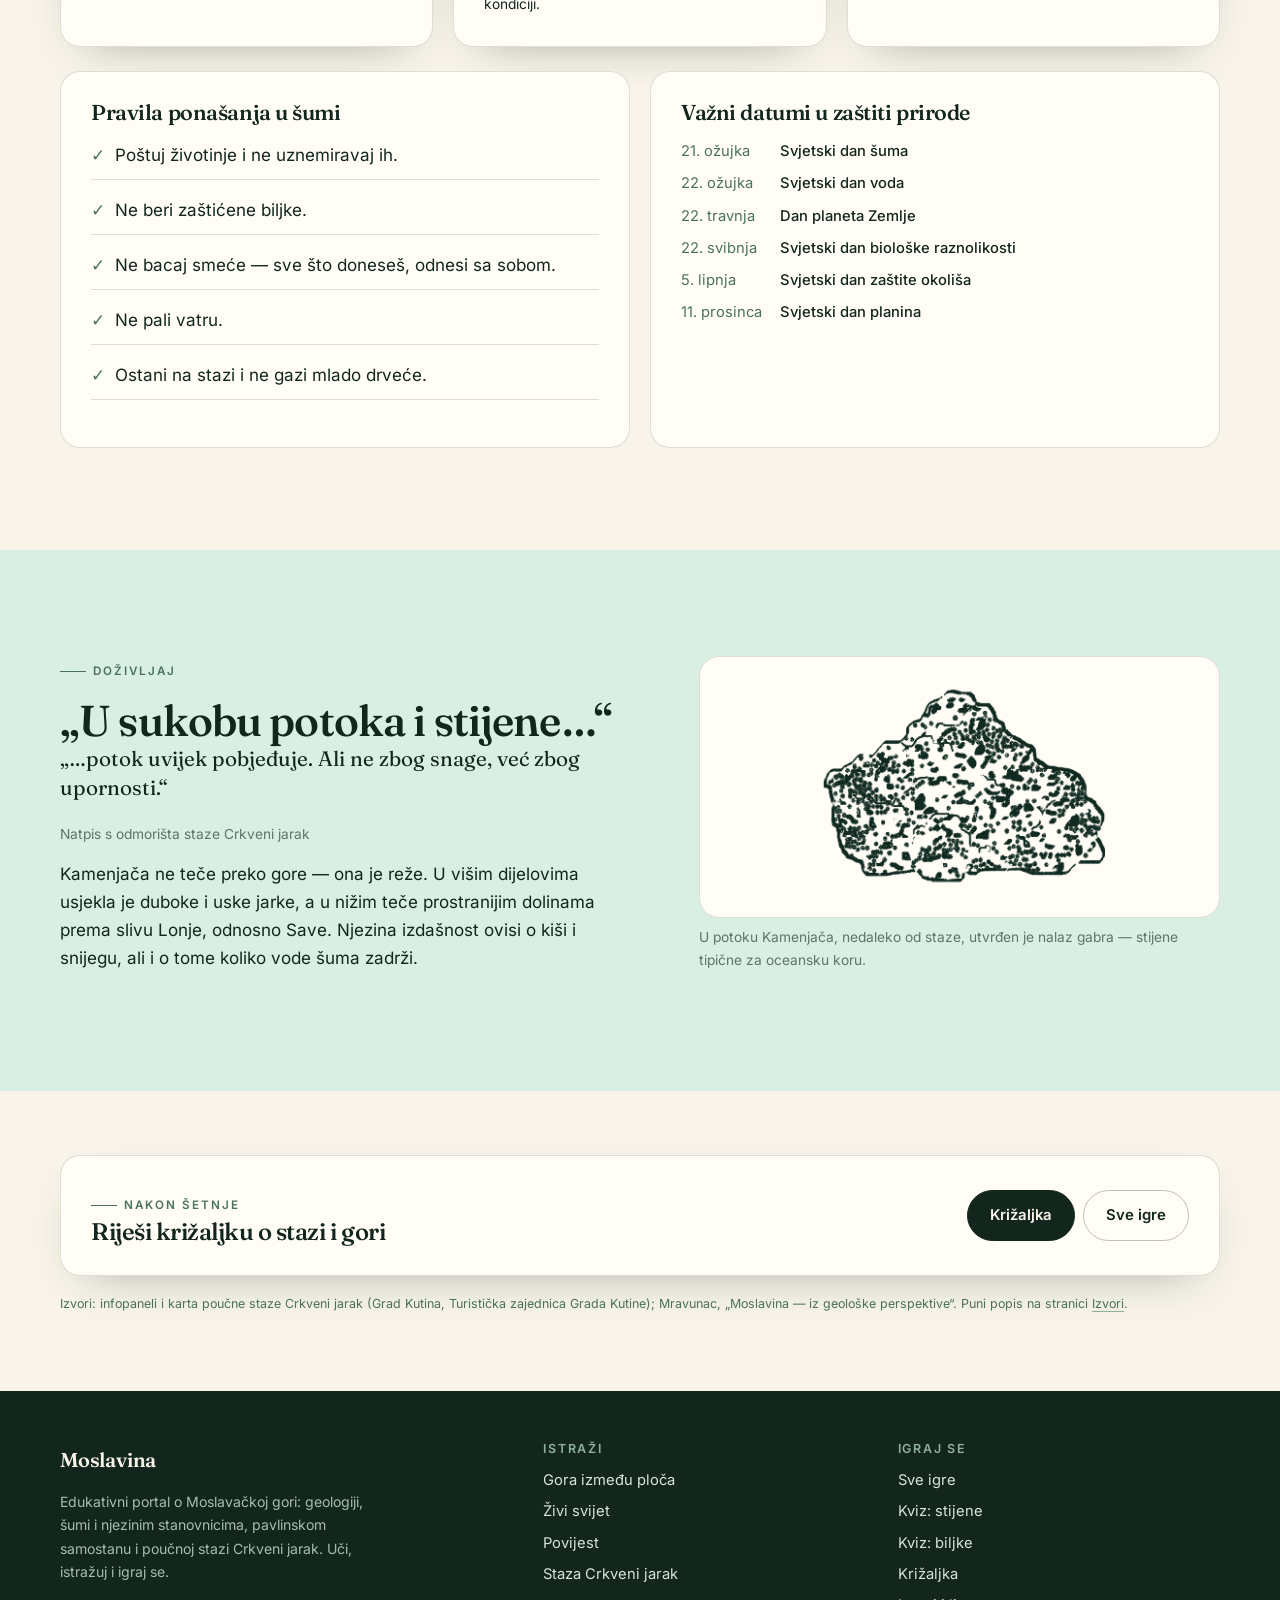
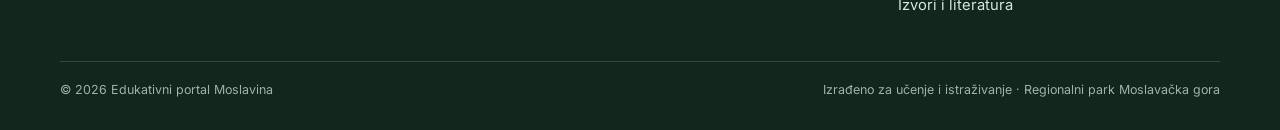
<file: staza.html>
<!DOCTYPE html>
<html lang="hr">
<head>
  <meta charset="utf-8">
  <meta name="viewport" content="width=device-width, initial-scale=1">
  <meta name="theme-color" content="#1b3a2d">
  <link rel="icon" href="assets/img/favicon.svg" type="image/svg+xml">
  <title>Staza Crkveni jarak · Moslavačka gora · Moslavina</title>
  <meta name="description" content="Poučna staza Crkveni jarak: 7,5 km, 12 stajališta, potok Kamenjača, slapovi, poučne točke o geologiji, šumi i pavlinskom samostanu.">
  <meta property="og:type" content="website">
  <meta property="og:site_name" content="Moslavina — edukativni portal">
  <meta property="og:title" content="Staza Crkveni jarak · Moslavačka gora · Moslavina">
  <meta property="og:description" content="Poučna staza Crkveni jarak: 7,5 km, 12 stajališta, potok Kamenjača, slapovi, poučne točke o geologiji, šumi i pavlinskom samostanu.">
  <meta property="og:url" content="https://borna12.github.io/moslavina/staza.html">
  <meta property="og:image" content="https://borna12.github.io/moslavina/assets/img/og-cover.png">
  <meta property="og:image:width" content="1200">
  <meta property="og:image:height" content="630">
  <meta property="og:image:alt" content="Naslovnica portala Moslavina: ilustracija Moslavačke gore">
  <meta property="og:locale" content="hr_HR">
  <meta name="twitter:card" content="summary_large_image">
  <link rel="canonical" href="https://borna12.github.io/moslavina/staza.html">
  <link rel="stylesheet" href="assets/css/style.css">
</head>
<body data-page="staza">
  <a class="skip-link" href="#main">Preskoči na sadržaj</a>
  <header class="site-header" data-site-header></header>

  <main id="main">
    <section class="page-hero page-hero--dark">
      <div class="wrap">
        <p class="eyebrow" style="color:var(--mint)">04 · Poučna staza</p>
        <h1>Crkveni jarak</h1>
        <p class="lead">Potok Kamenjača usjekao je duboki jarak pod najvišim vrhom gore. Uz njega vodi staza na kojoj se, na sedam i pol kilometara, izmjenjuju slapovi, kristalne stijene, tri kata šume i ostatci pavlinskog samostana.</p>
        <div class="pill-row" style="margin-top:22px">
          <span class="tag tag--dark">7,5 km</span>
          <span class="tag tag--dark">≈ 2 h</span>
          <span class="tag tag--dark">12 stajališta</span>
          <span class="tag tag--dark">lagana do umjerena</span>
          <span class="tag tag--dark">obilazak pješice, biciklom ili nordijskim hodanjem</span>
        </div>
      </div>
    </section>

    <section class="section--tight">
      <div class="wrap">
        <div class="trail-layout">
          <div>
            <div class="map-card">
              <svg id="trail-map" viewBox="0 0 700 540" role="img" aria-label="Shema staze Crkveni jarak s ulazima, potokom i poučnim točkama">
                <defs>
                  <pattern id="treeDots" width="26" height="26" patternUnits="userSpaceOnUse">
                    <path d="M6 16l5-9 5 9Zm4 5 3-6 3 6Z" fill="#4a7259" opacity=".28"/>
                  </pattern>
                  <linearGradient id="lake" x1="0" y1="0" x2="0" y2="1">
                    <stop offset="0" stop-color="#8ec9d9"/>
                    <stop offset="1" stop-color="#5aa3bb"/>
                  </linearGradient>
                </defs>

                <rect width="700" height="540" rx="14" fill="#dff0e5"/>
                <rect width="700" height="540" rx="14" fill="url(#treeDots)" opacity=".55"/>

                <!-- contour lines -->
                <g fill="none" stroke="#8fb09a" stroke-width="1" opacity=".5">
                  <path d="M40 470c90-50 130-130 190-190s120-100 180-80 100 90 80 160-100 120-190 130"/>
                  <path d="M70 490c90-50 130-120 185-175s115-90 170-75 90 80 72 145-95 110-178 118"/>
                  <path d="M110 505c80-45 115-105 165-155s105-80 155-68 80 70 65 128-85 100-160 108"/>
                </g>

                <!-- lake -->
                <ellipse cx="118" cy="432" rx="58" ry="34" fill="url(#lake)"/>
                <ellipse cx="118" cy="432" rx="58" ry="34" fill="none" stroke="#3b7d94" stroke-width="1.5"/>
                <text x="118" y="404" text-anchor="middle" font-family="Inter, sans-serif" font-size="11" fill="#245467" font-weight="600">JEZERO MIKLEUŠKA</text>

                <!-- stream -->
                <path d="M395 118c-8 28-28 40-44 64s-18 46-38 68-44 26-60 50-16 52-34 72-52 24-64 44" fill="none" stroke="#5aa3bb" stroke-width="3.5" stroke-linecap="round"/>
                <path d="M352 182c-12 12-16 30-30 44M286 288c-14 10-20 26-34 38" fill="none" stroke="#5aa3bb" stroke-width="2" stroke-linecap="round" opacity=".7"/>

                <!-- trail -->
                <path id="trail-path" d="M132 408C160 396 178 380 196 356 214 332 222 326 240 310 258 294 266 286 284 266 302 246 312 238 330 216 348 194 356 186 368 170 380 154 388 142 400 130 406 124 412 118 420 112 440 118 452 132 458 152 466 178 464 196 456 216 448 236 436 248 422 264 408 280 400 292 392 310 384 328 372 342 360 356 348 370 338 382 324 394 310 406 292 416 270 422 246 428 218 430 196 426 176 422 158 416 146 410" fill="none" stroke="#f8f4e9" stroke-width="9" stroke-linecap="round" opacity=".9"/>
                <path d="M132 408C160 396 178 380 196 356 214 332 222 326 240 310 258 294 266 286 284 266 302 246 312 238 330 216 348 194 356 186 368 170 380 154 388 142 400 130 406 124 412 118 420 112 440 118 452 132 458 152 466 178 464 196 456 216 448 236 436 248 422 264 408 280 400 292 392 310 384 328 372 342 360 356 348 370 338 382 324 394 310 406 292 416 270 422 246 428 218 430 196 426 176 422 158 416 146 410" fill="none" stroke="#b3542f" stroke-width="2" stroke-dasharray="6 8" stroke-linecap="round"/>
                

                <!-- trees -->
                <g fill="#2b5341" opacity=".55">
                  <path d="M560 300l10-18 10 18Zm0 9 10-13 10 13Z"/>
                  <path d="M600 340l9-16 9 16Zm0 8 9-12 9 12Z"/>
                  <path d="M500 360l8-14 8 14Zm0 7 8-11 8 11Z"/>
                  <path d="M470 430l9-16 9 16Zm0 8 9-12 9 12Z"/>
                  <path d="M300 430l8-14 8 14Zm0 7 8-11 8 11Z"/>
                  <path d="M250 470l9-16 9 16Zm0 8 9-12 9 12Z"/>
                </g>

                <!-- entrances -->
                <g font-family="Inter, sans-serif" font-size="10" font-weight="600" fill="#173327">
                  <g>
                    <rect x="86" y="462" width="86" height="24" rx="12" fill="#f8f4e9" stroke="#173327"/>
                    <text x="129" y="478" text-anchor="middle">ULAZ · jezero</text>
                  </g>
                  <g>
                    <rect x="300" y="34" width="96" height="24" rx="12" fill="#f8f4e9" stroke="#173327"/>
                    <text x="348" y="50" text-anchor="middle">ULAZ · Humka</text>
                  </g>
                </g>

                <!-- peak labels -->
                <g font-family="Inter, sans-serif">
                  <text x="466" y="86" font-size="11" font-weight="700" fill="#173327">HUMKA · 488 m</text>
                  <text x="600" y="210" font-size="11" font-weight="600" fill="#173327">VIS · 437 m</text>
                  <circle cx="600" cy="222" r="4" fill="#173327"/>
                </g>

                <!-- stops injected by JS? static -->
                <g id="map-stops"></g>

                <!-- legend -->
                <g font-family="Inter, sans-serif" font-size="10" fill="#2b4338">
                  <circle cx="36" cy="500" r="6" fill="#f8f4e9" stroke="#b3542f" stroke-width="2"/>
                  <text x="48" y="504">poučna točka</text>
                  <path d="M150 500h22" stroke="#b3542f" stroke-width="2" stroke-dasharray="6 8"/>
                  <text x="180" y="504">staza</text>
                </g>
              </svg>
            </div>
            <p class="small muted" style="margin-top:10px">Shema staze nije geografska karta u mjerilu — služi za snalaženje u sadržaju. Za teren koristi oznake na stazi i kartu Parka.</p>
          </div>

          <aside class="stop-info" id="stop-info" aria-live="polite">
            <div id="stop-content"></div>
            <ul class="stop-list" id="stop-list" aria-label="Odaberi stajalište"></ul>
          </aside>
        </div>
      </div>
    </section>

    <section class="section">
      <div class="wrap">
        <div class="section-head">
          <p class="eyebrow">Prije polaska</p>
          <h2>Kako do staze i što ponijeti</h2>
        </div>
        <div class="grid grid-3">
          <div class="card reveal">
            <h3>Ulazi</h3>
            <p class="small">Glavni ulazi su u blizini jezera Mikleuška — uz samo jezero i južnije od njega. Dodatni ulaz je na sjeveru, kod vrha Humka. Staza se spaja i s brojnim planinarskim putovima.</p>
          </div>
          <div class="card reveal">
            <h3>Težina i oprema</h3>
            <p class="small">Staza je lagana do umjerena, uređeni šumski put. Potrebna je udobna sportska obuća i odjeća. Dio staze je zahtjevniji, s usponima i korijenjem — prilagodi tempo vremenu i vlastitoj kondiciji.</p>
          </div>
          <div class="card reveal">
            <h3>Vrijeme</h3>
            <p class="small">Prosječno oko 2 sata hoda. Dodaj vrijeme za čitanje panela, fotografiranje i odmor kod slapa. Ljeti kreni rano, zimi provjeri stanje staze.</p>
          </div>
        </div>

        <div class="grid grid-2" style="margin-top:24px">
          <div class="card card--flat reveal">
            <h3>Pravila ponašanja u šumi</h3>
            <ul class="checklist">
              <li>Poštuj životinje i ne uznemiravaj ih.</li>
              <li>Ne beri zaštićene biljke.</li>
              <li>Ne bacaj smeće — sve što doneseš, odnesi sa sobom.</li>
              <li>Ne pali vatru.</li>
              <li>Ostani na stazi i ne gazi mlado drveće.</li>
            </ul>
          </div>
          <div class="card card--flat reveal">
            <h3>Važni datumi u zaštiti prirode</h3>
            <dl class="kv">
              <dt>21. ožujka</dt><dd>Svjetski dan šuma</dd>
              <dt>22. ožujka</dt><dd>Svjetski dan voda</dd>
              <dt>22. travnja</dt><dd>Dan planeta Zemlje</dd>
              <dt>22. svibnja</dt><dd>Svjetski dan biološke raznolikosti</dd>
              <dt>5. lipnja</dt><dd>Svjetski dan zaštite okoliša</dd>
              <dt>11. prosinca</dt><dd>Svjetski dan planina</dd>
            </dl>
          </div>
        </div>
      </div>
    </section>

    <section class="section section--mint">
      <div class="wrap">
        <div class="split">
          <div class="reveal">
            <p class="eyebrow">Doživljaj</p>
            <h2 style="font-size:clamp(1.9rem,3.6vw,2.7rem)">„U sukobu potoka i stijene…“</h2>
            <p style="font-family:var(--serif);font-size:1.3rem;line-height:1.4">„…potok uvijek pobjeđuje. Ali ne zbog snage, već zbog upornosti.“</p>
            <p class="small muted">Natpis s odmorišta staze Crkveni jarak</p>
            <p>Kamenjača ne teče preko gore — ona je reže. U višim dijelovima usjekla je duboke i uske jarke, a u nižim teče prostranijim dolinama prema slivu Lonje, odnosno Save. Njezina izdašnost ovisi o kiši i snijegu, ali i o tome koliko vode šuma zadrži.</p>
          </div>
          <div class="reveal">
            <div class="figure__frame" style="background:var(--card);border:1px solid var(--line)">
              <img src="assets/img/ilustracije/granit.png" alt="Ilustracija granita." style="max-height:260px;margin:0 auto;padding:20px">
            </div>
            <p class="small muted" style="margin-top:8px">U potoku Kamenjača, nedaleko od staze, utvrđen je nalaz gabra — stijene tipične za oceansku koru.</p>
          </div>
        </div>
      </div>
    </section>

    <section class="section section--tight">
      <div class="wrap">
        <div class="card" style="display:flex;flex-wrap:wrap;gap:20px;align-items:center;justify-content:space-between">
          <div><p class="eyebrow" style="margin-bottom:.3rem">Nakon šetnje</p><h3 style="font-size:1.5rem;margin:0">Riješi križaljku o stazi i gori</h3></div>
          <div class="pill-row"><a class="btn" href="krizaljka.html">Križaljka</a><a class="btn btn--ghost" href="igre.html">Sve igre</a></div>
        </div>
        <p class="source-note">Izvori: infopaneli i karta poučne staze Crkveni jarak (Grad Kutina, Turistička zajednica Grada Kutine); Mravunac, „Moslavina — iz geološke perspektive“. Puni popis na stranici <a href="izvori.html">Izvori</a>.</p>
      </div>
    </section>
  </main>

  <footer class="site-footer" data-site-footer></footer>
  <script src="assets/js/site.js"></script>
  <script src="assets/js/trail.js"></script>
</body>
</html>
</file>
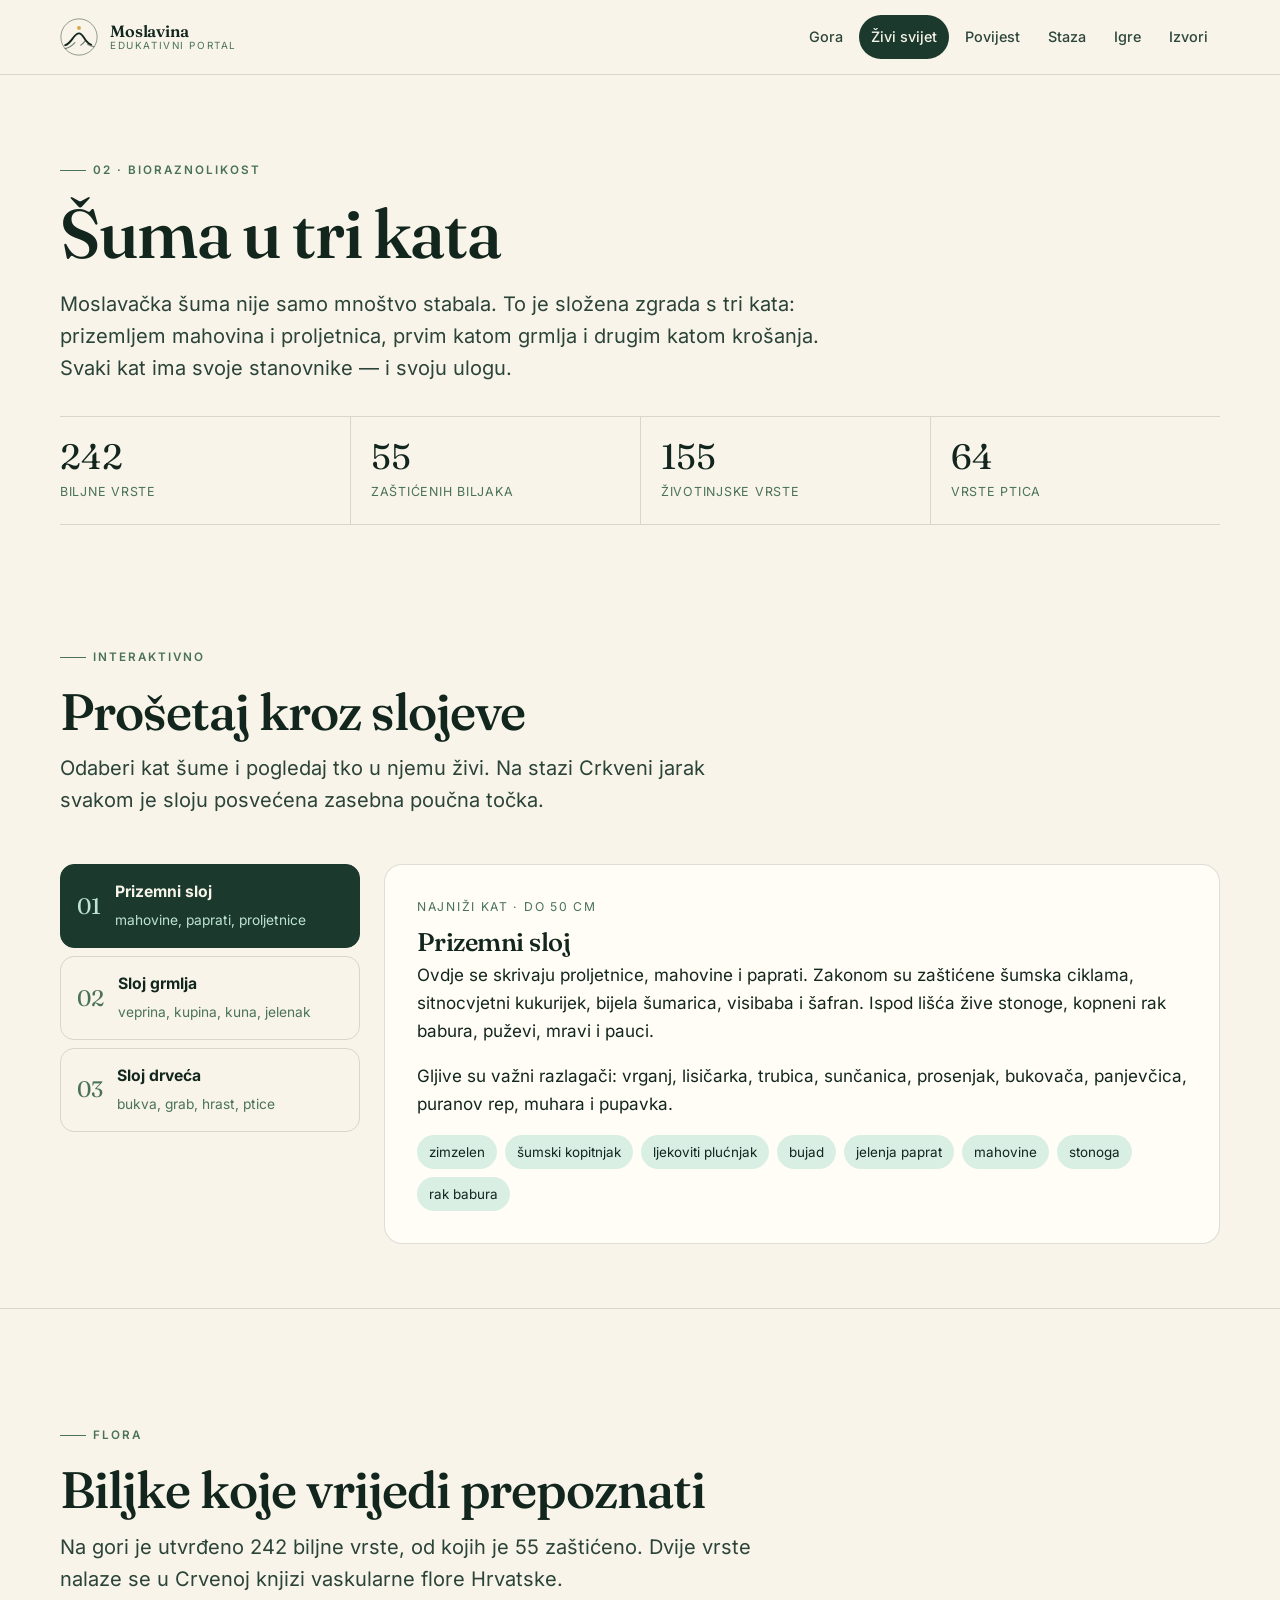
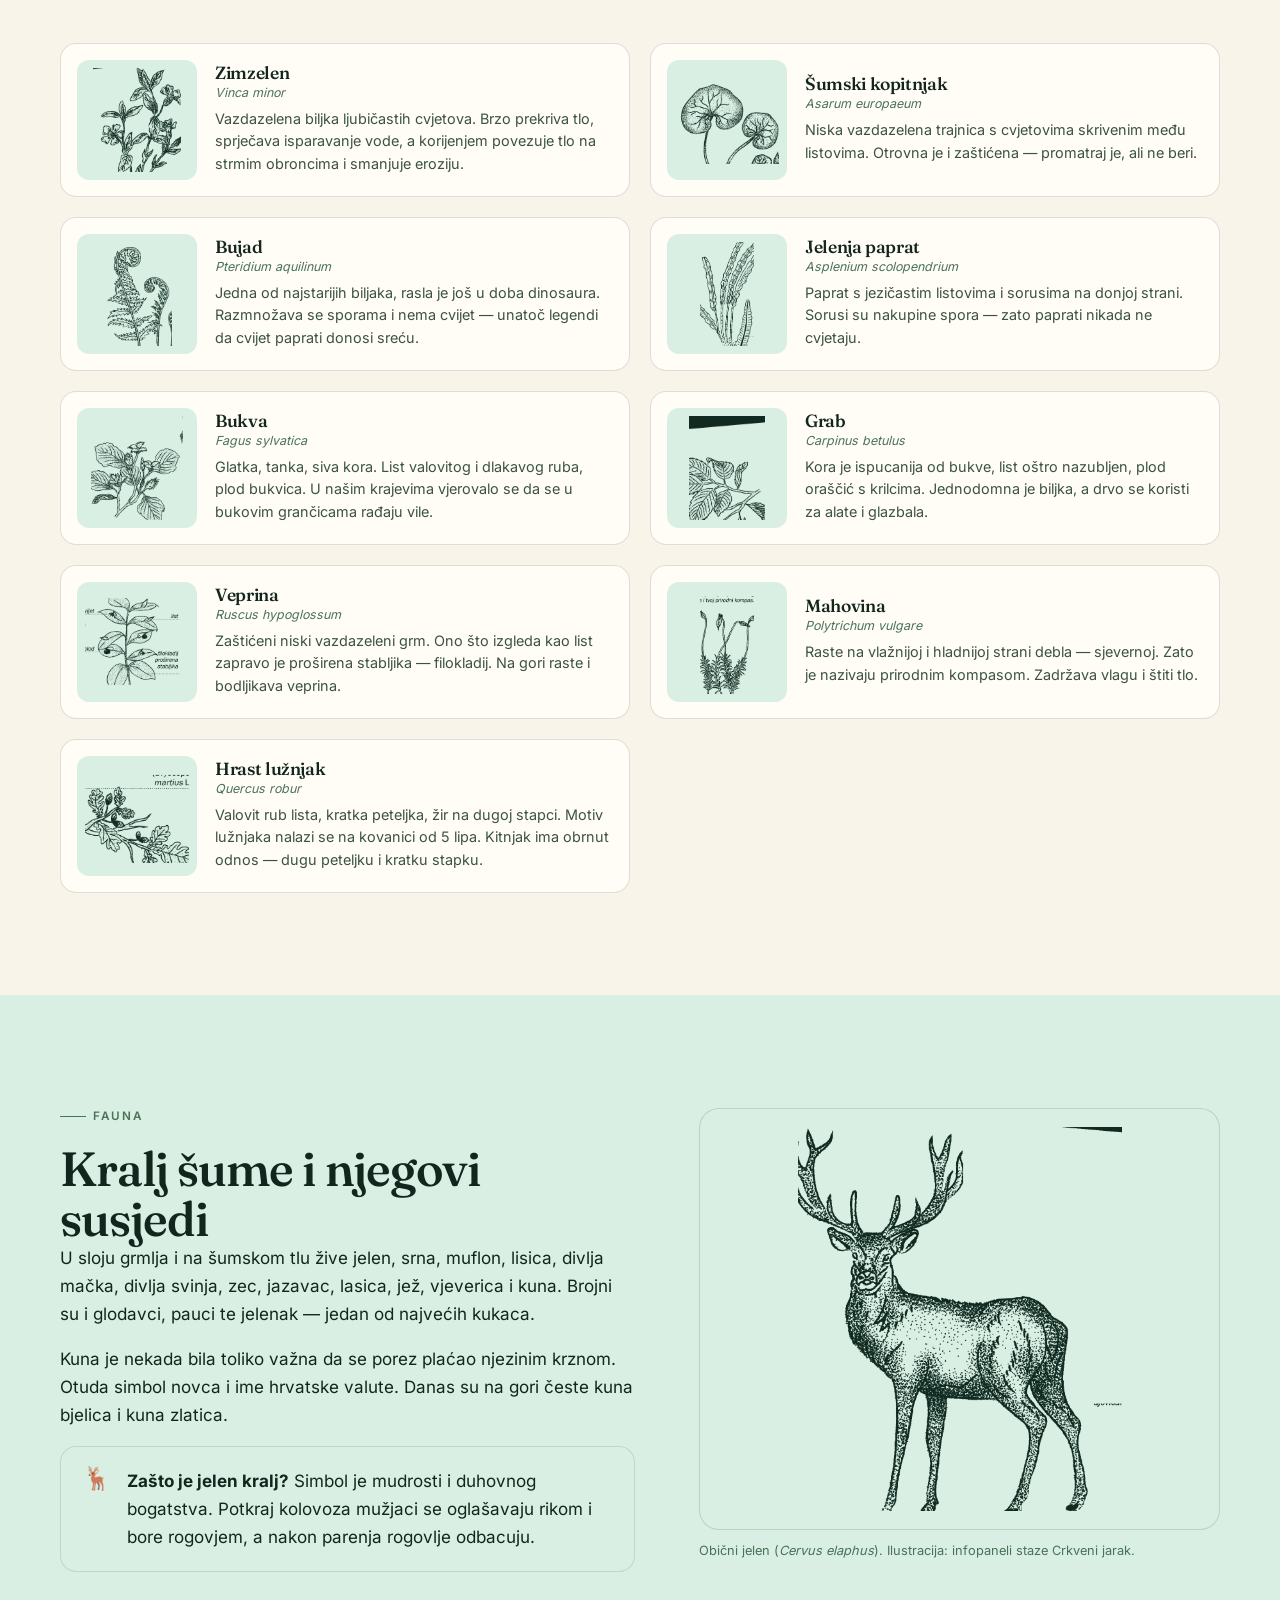
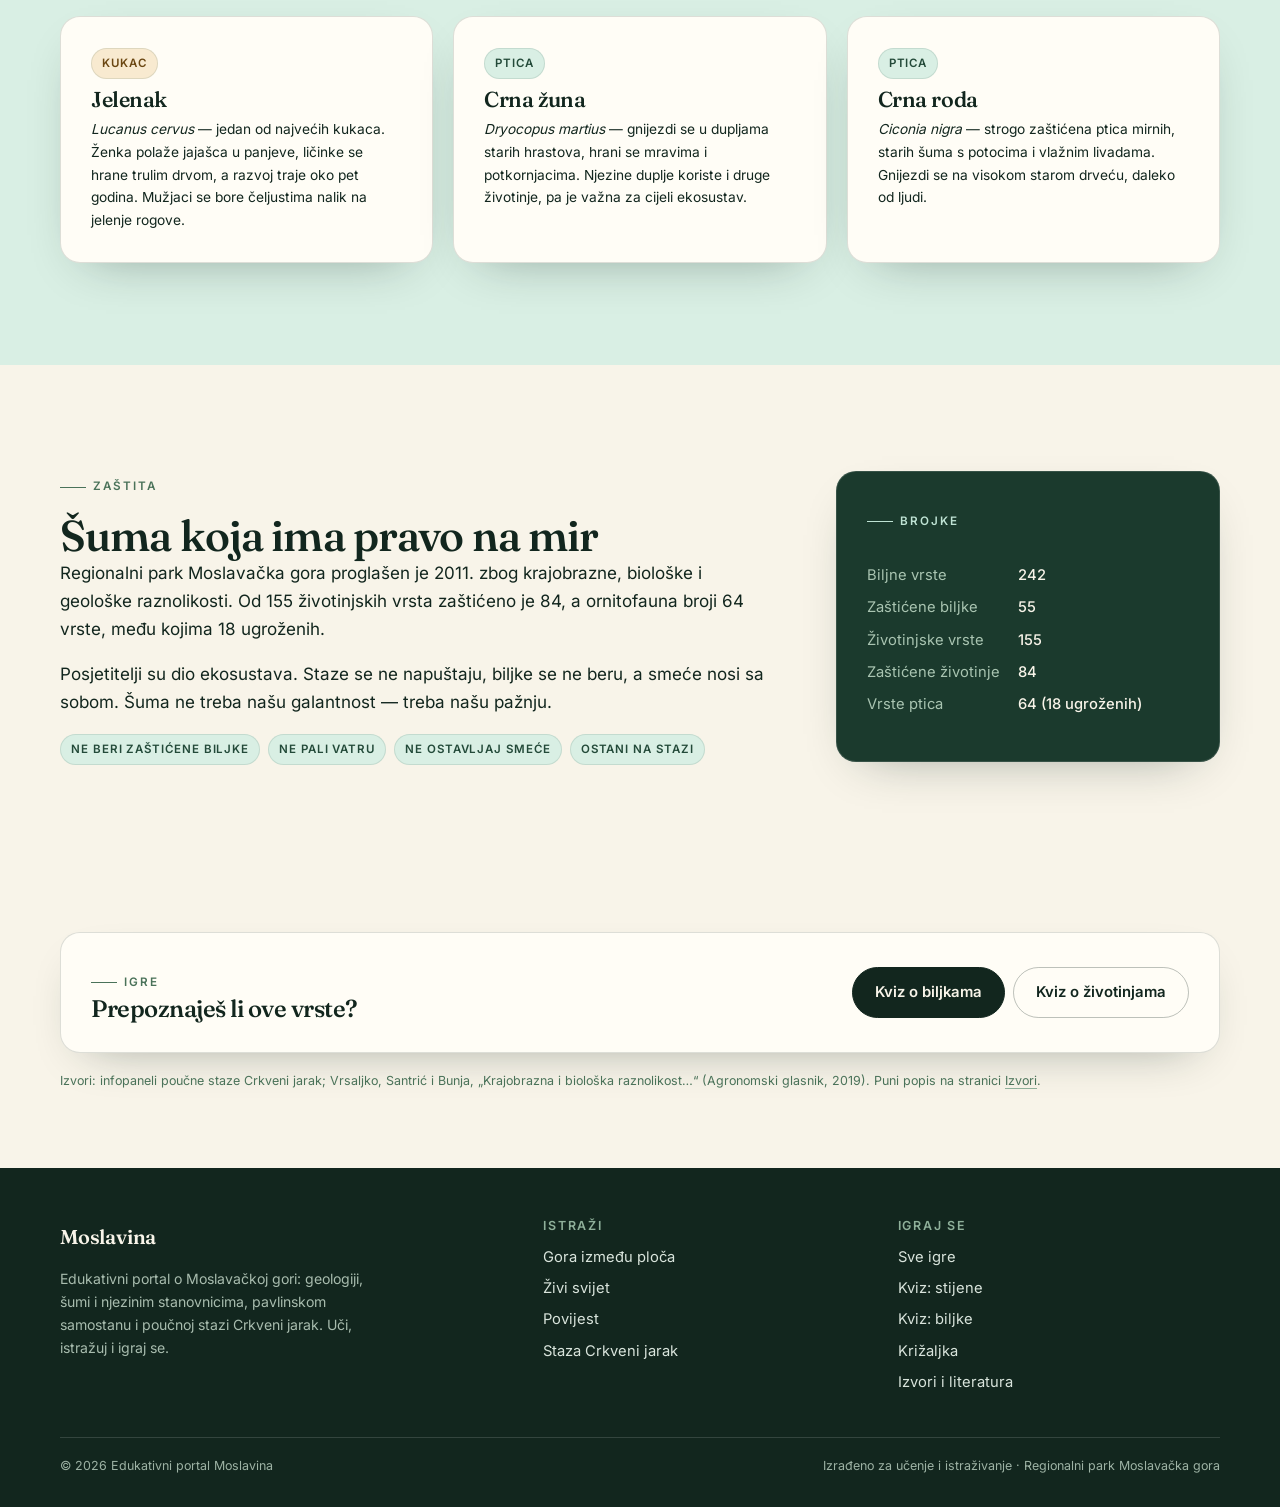
<file: zivi-svijet.html>
<!DOCTYPE html>
<html lang="hr">
<head>
  <meta charset="utf-8">
  <meta name="viewport" content="width=device-width, initial-scale=1">
  <meta name="theme-color" content="#1b3a2d">
  <link rel="icon" href="assets/img/favicon.svg" type="image/svg+xml">
  <title>Živi svijet · Šuma u tri kata · Moslavina</title>
  <meta name="description" content="Biljke i životinje Moslavačke gore: 242 biljne i 155 životinjskih vrsta, slojevi šume, zaštićene vrste, jelen, kuna, jelenak i ptice.">
  <meta property="og:type" content="website">
  <meta property="og:site_name" content="Moslavina — edukativni portal">
  <meta property="og:title" content="Živi svijet · Šuma u tri kata · Moslavina">
  <meta property="og:description" content="Biljke i životinje Moslavačke gore: 242 biljne i 155 životinjskih vrsta, slojevi šume, zaštićene vrste, jelen, kuna, jelenak i ptice.">
  <meta property="og:url" content="https://borna12.github.io/moslavina/zivi-svijet.html">
  <meta property="og:image" content="https://borna12.github.io/moslavina/assets/img/og-cover.png">
  <meta property="og:image:width" content="1200">
  <meta property="og:image:height" content="630">
  <meta property="og:image:alt" content="Naslovnica portala Moslavina: ilustracija Moslavačke gore">
  <meta property="og:locale" content="hr_HR">
  <meta name="twitter:card" content="summary_large_image">
  <link rel="canonical" href="https://borna12.github.io/moslavina/zivi-svijet.html">
  <link rel="stylesheet" href="assets/css/style.css">
</head>
<body data-page="zivi-svijet">
  <a class="skip-link" href="#main">Preskoči na sadržaj</a>
  <header class="site-header" data-site-header></header>

  <main id="main">
    <section class="page-hero">
      <div class="wrap">
        <p class="eyebrow">02 · Bioraznolikost</p>
        <h1>Šuma u tri kata</h1>
        <p class="lead">Moslavačka šuma nije samo mnoštvo stabala. To je složena zgrada s tri kata: prizemljem mahovina i proljetnica, prvim katom grmlja i drugim katom krošanja. Svaki kat ima svoje stanovnike — i svoju ulogu.</p>
        <div class="stat-strip" style="margin-top:32px">
          <div class="stat"><span class="stat__num">242</span><span class="stat__label">biljne vrste</span></div>
          <div class="stat"><span class="stat__num">55</span><span class="stat__label">zaštićenih biljaka</span></div>
          <div class="stat"><span class="stat__num">155</span><span class="stat__label">životinjske vrste</span></div>
          <div class="stat"><span class="stat__num">64</span><span class="stat__label">vrste ptica</span></div>
        </div>
      </div>
    </section>

    <section class="section section--tight">
      <div class="wrap">
        <div class="section-head">
          <p class="eyebrow">Interaktivno</p>
          <h2>Prošetaj kroz slojeve</h2>
          <p class="lead">Odaberi kat šume i pogledaj tko u njemu živi. Na stazi Crkveni jarak svakom je sloju posvećena zasebna poučna točka.</p>
        </div>

        <div class="layers" id="layers">
          <div class="layer-tabs" role="tablist" aria-label="Slojevi šume">
            <button class="layer-tab" role="tab" aria-selected="true" aria-controls="layer-panel" id="tab-prizemni" data-layer="prizemni">
              <span class="layer-tab__num">01</span>
              <span><strong>Prizemni sloj</strong><span class="small">mahovine, paprati, proljetnice</span></span>
            </button>
            <button class="layer-tab" role="tab" aria-selected="false" aria-controls="layer-panel" id="tab-grmlje" data-layer="grmlje">
              <span class="layer-tab__num">02</span>
              <span><strong>Sloj grmlja</strong><span class="small">veprina, kupina, kuna, jelenak</span></span>
            </button>
            <button class="layer-tab" role="tab" aria-selected="false" aria-controls="layer-panel" id="tab-drvece" data-layer="drvece">
              <span class="layer-tab__num">03</span>
              <span><strong>Sloj drveća</strong><span class="small">bukva, grab, hrast, ptice</span></span>
            </button>
          </div>
          <div class="layer-panel" id="layer-panel" role="tabpanel" aria-labelledby="tab-prizemni">
            <p class="layer-kicker">Najniži kat · do 50 cm</p>
            <h3>Prizemni sloj</h3>
            <p>Ovdje se skrivaju proljetnice, mahovine i paprati. Zakonom su zaštićene šumska ciklama, sitnocvjetni kukurijek, bijela šumarica, visibaba i šafran. Ispod lišća žive stonoge, kopneni rak babura, puževi, mravi i pauci.</p>
            <p>Gljive su važni razlagači: vrganj, lisičarka, trubica, sunčanica, prosenjak, bukovača, panjevčica, puranov rep, muhara i pupavka.</p>
            <div class="chips">
              <span class="chip">zimzelen</span><span class="chip">šumski kopitnjak</span><span class="chip">ljekoviti plućnjak</span>
              <span class="chip">bujad</span><span class="chip">jelenja paprat</span><span class="chip">mahovine</span>
              <span class="chip">stonoga</span><span class="chip">rak babura</span>
            </div>
          </div>
        </div>
      </div>
    </section>

    <section class="section section--edge">
      <div class="wrap">
        <div class="section-head">
          <p class="eyebrow">Flora</p>
          <h2>Biljke koje vrijedi prepoznati</h2>
          <p class="lead">Na gori je utvrđeno 242 biljne vrste, od kojih je 55 zaštićeno. Dvije vrste nalaze se u Crvenoj knjizi vaskularne flore Hrvatske.</p>
        </div>

        <div class="grid grid-2">
          <article class="species-card reveal">
            <div class="species-card__art"><img src="assets/img/ilustracije/zimzelen.png" alt="Ilustracija zimzelena s ljubičastim cvjetovima."></div>
            <div><h3>Zimzelen</h3><span class="latin">Vinca minor</span><p>Vazdazelena biljka ljubičastih cvjetova. Brzo prekriva tlo, sprječava isparavanje vode, a korijenjem povezuje tlo na strmim obroncima i smanjuje eroziju.</p></div>
          </article>
          <article class="species-card reveal">
            <div class="species-card__art"><img src="assets/img/ilustracije/kopitnjak.png" alt="Ilustracija šumskog kopitnjaka s bubrežastim listovima."></div>
            <div><h3>Šumski kopitnjak</h3><span class="latin">Asarum europaeum</span><p>Niska vazdazelena trajnica s cvjetovima skrivenim među listovima. Otrovna je i zaštićena — promatraj je, ali ne beri.</p></div>
          </article>
          <article class="species-card reveal">
            <div class="species-card__art"><img src="assets/img/ilustracije/bujad.png" alt="Ilustracija lista bujadi."></div>
            <div><h3>Bujad</h3><span class="latin">Pteridium aquilinum</span><p>Jedna od najstarijih biljaka, rasla je još u doba dinosaura. Razmnožava se sporama i nema cvijet — unatoč legendi da cvijet paprati donosi sreću.</p></div>
          </article>
          <article class="species-card reveal">
            <div class="species-card__art"><img src="assets/img/ilustracije/jelenja-paprat.png" alt="Ilustracija jelenje paprati s uskim listovima."></div>
            <div><h3>Jelenja paprat</h3><span class="latin">Asplenium scolopendrium</span><p>Paprat s jezičastim listovima i sorusima na donjoj strani. Sorusi su nakupine spora — zato paprati nikada ne cvjetaju.</p></div>
          </article>
          <article class="species-card reveal">
            <div class="species-card__art"><img src="assets/img/ilustracije/bukva.png" alt="Ilustracija grančice bukve s listovima."></div>
            <div><h3>Bukva</h3><span class="latin">Fagus sylvatica</span><p>Glatka, tanka, siva kora. List valovitog i dlakavog ruba, plod bukvica. U našim krajevima vjerovalo se da se u bukovim grančicama rađaju vile.</p></div>
          </article>
          <article class="species-card reveal">
            <div class="species-card__art"><img src="assets/img/ilustracije/grab.png" alt="Ilustracija grančice graba s listovima."></div>
            <div><h3>Grab</h3><span class="latin">Carpinus betulus</span><p>Kora je ispucanija od bukve, list oštro nazubljen, plod oraščić s krilcima. Jednodomna je biljka, a drvo se koristi za alate i glazbala.</p></div>
          </article>
          <article class="species-card reveal">
            <div class="species-card__art"><img src="assets/img/ilustracije/veprina.png" alt="Ilustracija veprine s filokladijima."></div>
            <div><h3>Veprina</h3><span class="latin">Ruscus hypoglossum</span><p>Zaštićeni niski vazdazeleni grm. Ono što izgleda kao list zapravo je proširena stabljika — filokladij. Na gori raste i bodljikava veprina.</p></div>
          </article>
          <article class="species-card reveal">
            <div class="species-card__art"><img src="assets/img/ilustracije/mahovina.png" alt="Ilustracija mahovine vlaska."></div>
            <div><h3>Mahovina</h3><span class="latin">Polytrichum vulgare</span><p>Raste na vlažnijoj i hladnijoj strani debla — sjevernoj. Zato je nazivaju prirodnim kompasom. Zadržava vlagu i štiti tlo.</p></div>
          </article>
          <article class="species-card reveal">
            <div class="species-card__art"><img src="assets/img/ilustracije/hrast-grana.png" alt="Ilustracija hrastove grančice sa žirom."></div>
            <div><h3>Hrast lužnjak</h3><span class="latin">Quercus robur</span><p>Valovit rub lista, kratka peteljka, žir na dugoj stapci. Motiv lužnjaka nalazi se na kovanici od 5 lipa. Kitnjak ima obrnut odnos — dugu peteljku i kratku stapku.</p></div>
          </article>
        </div>
      </div>
    </section>

    <section class="section section--mint">
      <div class="wrap">
        <div class="split">
          <div class="reveal">
            <p class="eyebrow">Fauna</p>
            <h2 style="font-size:clamp(2rem,4vw,3rem)">Kralj šume i njegovi susjedi</h2>
            <p>U sloju grmlja i na šumskom tlu žive jelen, srna, muflon, lisica, divlja mačka, divlja svinja, zec, jazavac, lasica, jež, vjeverica i kuna. Brojni su i glodavci, pauci te jelenak — jedan od najvećih kukaca.</p>
            <p>Kuna je nekada bila toliko važna da se porez plaćao njezinim krznom. Otuda simbol novca i ime hrvatske valute. Danas su na gori česte kuna bjelica i kuna zlatica.</p>
            <div class="callout">
              <span class="callout__icon" aria-hidden="true">🦌</span>
              <div><strong>Zašto je jelen kralj?</strong> Simbol je mudrosti i duhovnog bogatstva. Potkraj kolovoza mužjaci se oglašavaju rikom i bore rogovjem, a nakon parenja rogovlje odbacuju.</div>
            </div>
          </div>
          <figure class="figure reveal">
            <div class="figure__frame" style="background:var(--mint-2)">
              <img src="assets/img/ilustracije/jelen.png" alt="Ilustracija običnog jelena s velikim rogovljem." style="max-height:420px;margin:0 auto;padding:18px">
            </div>
            <figcaption>Obični jelen (<em>Cervus elaphus</em>). Ilustracija: infopaneli staze Crkveni jarak.</figcaption>
          </figure>
        </div>

        <div class="grid grid-3" style="margin-top:44px">
          <article class="card reveal">
            <span class="tag tag--amber">Kukac</span>
            <h3 style="margin-top:10px">Jelenak</h3>
            <p class="small"><em>Lucanus cervus</em> — jedan od najvećih kukaca. Ženka polaže jajašca u panjeve, ličinke se hrane trulim drvom, a razvoj traje oko pet godina. Mužjaci se bore čeljustima nalik na jelenje rogove.</p>
          </article>
          <article class="card reveal">
            <span class="tag">Ptica</span>
            <h3 style="margin-top:10px">Crna žuna</h3>
            <p class="small"><em>Dryocopus martius</em> — gnijezdi se u dupljama starih hrastova, hrani se mravima i potkornjacima. Njezine duplje koriste i druge životinje, pa je važna za cijeli ekosustav.</p>
          </article>
          <article class="card reveal">
            <span class="tag">Ptica</span>
            <h3 style="margin-top:10px">Crna roda</h3>
            <p class="small"><em>Ciconia nigra</em> — strogo zaštićena ptica mirnih, starih šuma s potocima i vlažnim livadama. Gnijezdi se na visokom starom drveću, daleko od ljudi.</p>
          </article>
        </div>
      </div>
    </section>

    <section class="section">
      <div class="wrap">
        <div class="split split--wide-left">
          <div class="reveal">
            <p class="eyebrow">Zaštita</p>
            <h2 style="font-size:clamp(1.9rem,3.6vw,2.7rem)">Šuma koja ima pravo na mir</h2>
            <p>Regionalni park Moslavačka gora proglašen je 2011. zbog krajobrazne, biološke i geološke raznolikosti. Od 155 životinjskih vrsta zaštićeno je 84, a ornitofauna broji 64 vrste, među kojima 18 ugroženih.</p>
            <p>Posjetitelji su dio ekosustava. Staze se ne napuštaju, biljke se ne beru, a smeće nosi sa sobom. Šuma ne treba našu galantnost — treba našu pažnju.</p>
            <div class="pill-row" style="margin-top:18px">
              <span class="tag">Ne beri zaštićene biljke</span>
              <span class="tag">Ne pali vatru</span>
              <span class="tag">Ne ostavljaj smeće</span>
              <span class="tag">Ostani na stazi</span>
            </div>
          </div>
          <div class="reveal">
            <div class="card card--dark">
              <p class="eyebrow" style="color:var(--mint)">Brojke</p>
              <dl class="kv" style="color:var(--paper)">
                <dt style="color:#a9c4b1">Biljne vrste</dt><dd>242</dd>
                <dt style="color:#a9c4b1">Zaštićene biljke</dt><dd>55</dd>
                <dt style="color:#a9c4b1">Životinjske vrste</dt><dd>155</dd>
                <dt style="color:#a9c4b1">Zaštićene životinje</dt><dd>84</dd>
                <dt style="color:#a9c4b1">Vrste ptica</dt><dd>64 (18 ugroženih)</dd>
              </dl>
            </div>
          </div>
        </div>
      </div>
    </section>

    <section class="section section--tight">
      <div class="wrap">
        <div class="card" style="display:flex;flex-wrap:wrap;gap:20px;align-items:center;justify-content:space-between">
          <div><p class="eyebrow" style="margin-bottom:.3rem">Igre</p><h3 style="font-size:1.5rem;margin:0">Prepoznaješ li ove vrste?</h3></div>
          <div class="pill-row">
            <a class="btn" href="igre/kviz.html?k=biljke">Kviz o biljkama</a>
            <a class="btn btn--ghost" href="igre/kviz.html?k=zivotinje">Kviz o životinjama</a>
          </div>
        </div>
        <p class="source-note">Izvori: infopaneli poučne staze Crkveni jarak; Vrsaljko, Santrić i Bunja, „Krajobrazna i biološka raznolikost…“ (Agronomski glasnik, 2019). Puni popis na stranici <a href="izvori.html">Izvori</a>.</p>
      </div>
    </section>
  </main>

  <footer class="site-footer" data-site-footer></footer>
  <script src="assets/js/site.js"></script>
  <script>
    (function () {
      var DATA = {
        prizemni: {
          kicker: "Najniži kat · do 50 cm",
          title: "Prizemni sloj",
          body: "<p>Ovdje se skrivaju proljetnice, mahovine i paprati. Zakonom su zaštićene šumska ciklama, sitnocvjetni kukurijek, bijela šumarica, visibaba i šafran. Ispod lišća žive stonoge, kopneni rak babura, puževi, mravi i pauci.</p><p>Gljive su važni razlagači: vrganj, lisičarka, trubica, sunčanica, prosenjak, bukovača, panjevčica, puranov rep, muhara i pupavka.</p>",
          chips: ["zimzelen", "šumski kopitnjak", "ljekoviti plućnjak", "bujad", "jelenja paprat", "mahovine", "stonoga", "rak babura"]
        },
        grmlje: {
          kicker: "Srednji kat · 0,5–3 m",
          title: "Sloj grmlja",
          body: "<p>U grmlju rastu lijeska, brekinja, drijen, kupina te zaštićene božikovina i veprina. Ovdje obitavaju jelen, srna, muflon, lisica, divlja mačka, divlja svinja, zec, jazavac, lasica, jež, vjeverica i kuna.</p><p>Brojnošću dominiraju žutogrli šumski miš, riđa voluharica, pauci i jelenak. Kuna bjelica vješto se penje po drveću i voli zalaziti u ljudska naselja.</p>",
          chips: ["lijeska", "brekinja", "drijen", "kupina", "božikovina", "veprina", "kuna", "jelenak", "muflon"]
        },
        drvece: {
          kicker: "Najviši kat · krošnje",
          title: "Sloj drveća",
          body: "<p>Krošnje grade bukva, grab, pitomi kesten, hrast kitnjak, hrast lužnjak i bagrem, a u vlažnijim dijelovima joha, breza i bor. Odrasla stabla hrane i sklanjaju cijeli ekosustav.</p><p>Među pticama pjevaju velika sjenica, zeba, crvendać i brgljez. Viđaju se šojka, crna roda i djetlići — veliki djetlić i crna žuna. Od grabljivica obitavaju jastreb, škanjac, vjetruša i mala ušara.</p>",
          chips: ["bukva", "grab", "pitomi kesten", "hrast kitnjak", "hrast lužnjak", "crna roda", "crna žuna", "škanjac"]
        }
      };

      var panel = document.getElementById("layer-panel");
      var tabs = document.querySelectorAll(".layer-tab");

      function show(key) {
        var d = DATA[key];
        if (!d) return;
        panel.setAttribute("aria-labelledby", "tab-" + key);
        panel.innerHTML = '<p class="layer-kicker">' + d.kicker + '</p><h3>' + d.title + "</h3>" + d.body +
          '<div class="chips">' + d.chips.map(function (c) { return '<span class="chip">' + c + "</span>"; }).join("") + "</div>";
        tabs.forEach(function (t) { t.setAttribute("aria-selected", String(t.getAttribute("data-layer") === key)); });
      }

      tabs.forEach(function (t) {
        t.addEventListener("click", function () { show(t.getAttribute("data-layer")); });
      });
    })();
  </script>
</body>
</html>
</file>
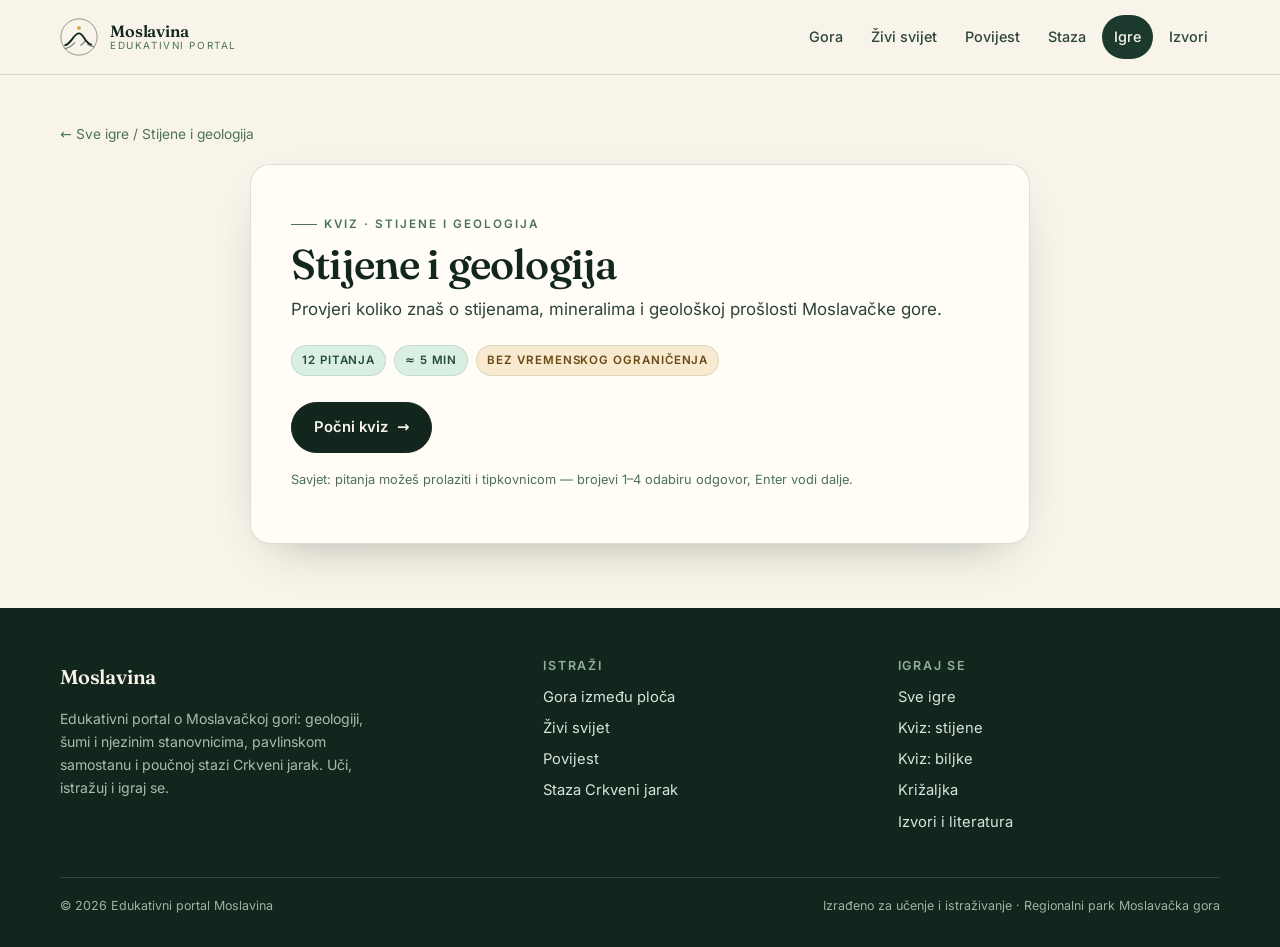
<file: igre/kviz.html>
<!DOCTYPE html>
<html lang="hr">
<head>
  <meta charset="utf-8">
  <meta name="viewport" content="width=device-width, initial-scale=1">
  <meta name="theme-color" content="#1b3a2d">
  <link rel="icon" href="../assets/img/favicon.svg" type="image/svg+xml">
  <title>Kviz · Moslavina</title>
  <meta name="description" content="Kvizovi o Moslavačkoj gori: stijene, biljke, životinje i zanimljive činjenice.">
  <meta property="og:type" content="website">
  <meta property="og:site_name" content="Moslavina — edukativni portal">
  <meta property="og:title" content="Kviz · Moslavina">
  <meta property="og:description" content="Kvizovi o Moslavačkoj gori: stijene, biljke, životinje i zanimljive činjenice.">
  <meta property="og:url" content="https://borna12.github.io/moslavina/igre/kviz.html">
  <meta property="og:image" content="https://borna12.github.io/moslavina/assets/img/og-cover.png">
  <meta property="og:image:width" content="1200">
  <meta property="og:image:height" content="630">
  <meta property="og:image:alt" content="Naslovnica portala Moslavina: ilustracija Moslavačke gore">
  <meta property="og:locale" content="hr_HR">
  <meta name="twitter:card" content="summary_large_image">
  <link rel="stylesheet" href="../assets/css/style.css">
</head>
<body data-page="igre" data-root="../">
  <a class="skip-link" href="#main">Preskoči na sadržaj</a>
  <header class="site-header" data-site-header></header>

  <main id="main">
    <section class="section--tight" style="padding-top:clamp(28px,4vw,48px)">
      <div class="wrap">
        <nav class="small" aria-label="Putanja" style="margin-bottom:18px;color:var(--moss)">
          <a href="../igre.html" style="text-decoration:none">← Sve igre</a>
          <span aria-hidden="true"> / </span><span id="quiz-crumb">Kviz</span>
        </nav>
        <div class="quiz-shell" id="quiz"></div>
      </div>
    </section>
  </main>

  <footer class="site-footer" data-site-footer></footer>
  <script src="../assets/js/site.js"></script>
  <script src="../assets/js/data/kvizovi.js"></script>
  <script src="../assets/js/quiz.js"></script>
</body>
</html>
</file>
<file: assets/css/style.css>
@import url("fonts.css");

/* ============ tokens ============ */
:root {
  --ink: #12261e;
  --forest: #1b3a2d;
  --forest-2: #234a39;
  --moss: #4a7259;
  --sage: #8fb09a;
  --mint: #bfe3d4;
  --mint-2: #d9efe4;
  --paper: #f8f4e9;
  --paper-2: #efe9d9;
  --card: #fffdf6;
  --amber: #d9a441;
  --amber-2: #f0cd8a;
  --clay: #b3542f;
  --line: rgba(18, 38, 30, 0.14);
  --line-strong: rgba(18, 38, 30, 0.28);
  --shadow: 0 18px 50px -28px rgba(18, 38, 30, 0.45);
  --wrap: 1160px;
  --radius: 20px;
  --serif: "Fraunces", "Iowan Old Style", Georgia, serif;
  --sans: "Inter", "Segoe UI", system-ui, sans-serif;
}

/* ============ base ============ */
*,
*::before,
*::after { box-sizing: border-box; }

html { scroll-behavior: smooth; }
@media (prefers-reduced-motion: reduce) {
  html { scroll-behavior: auto; }
  *, *::before, *::after { animation-duration: .01ms !important; transition-duration: .01ms !important; }
}

body {
  margin: 0;
  background: var(--paper);
  color: var(--ink);
  font-family: var(--sans);
  font-size: 17px;
  line-height: 1.65;
  -webkit-font-smoothing: antialiased;
  text-rendering: optimizeLegibility;
}

img, svg { max-width: 100%; display: block; height: auto; }
a { color: inherit; text-decoration-color: var(--sage); text-underline-offset: 3px; }
a:hover { text-decoration-color: currentColor; }
h1, h2, h3, h4 { font-family: var(--serif); font-weight: 550; line-height: 1.04; letter-spacing: -0.02em; margin: 0; }
p { margin: 0 0 1em; }
ul, ol { margin: 0 0 1em; padding-left: 1.2em; }
li { margin-bottom: .35em; }
button { font: inherit; }
::selection { background: var(--amber-2); color: var(--ink); }

:focus-visible {
  outline: 3px solid var(--amber);
  outline-offset: 3px;
  border-radius: 4px;
}

.skip-link {
  position: absolute; left: 12px; top: -60px; z-index: 100;
  background: var(--ink); color: var(--paper); padding: 10px 16px; border-radius: 10px;
}
.skip-link:focus { top: 12px; }

.wrap { width: min(var(--wrap), calc(100% - 40px)); margin-inline: auto; }
@media (max-width: 600px) { .wrap { width: calc(100% - 28px); } }

.section { padding: clamp(56px, 8vw, 104px) 0; }
.section--tight { padding: clamp(36px, 5vw, 64px) 0; }
.section--dark { background: var(--forest); color: var(--paper); }
.section--dark a { color: var(--mint); }
.section--mint { background: var(--mint-2); }
.section--edge { border-top: 1px solid var(--line); }

.eyebrow {
  display: inline-flex; align-items: center; gap: .6em;
  font-size: .73rem; font-weight: 600; letter-spacing: .17em; text-transform: uppercase;
  color: var(--moss); margin-bottom: 1.1rem;
}
.eyebrow::before { content: ""; width: 26px; height: 1px; background: currentColor; display: inline-block; }
.section--dark .eyebrow { color: var(--mint); }

.lead { font-size: clamp(1.08rem, 1.6vw, 1.25rem); line-height: 1.6; color: #2b4338; }
.section--dark .lead { color: #dce9df; }
.muted { color: #5d7467; }
.small { font-size: .86rem; }
.center { text-align: center; }
.section-head { max-width: 720px; margin-bottom: clamp(28px, 4vw, 48px); }
.section-head h2 { font-size: clamp(2rem, 4vw, 3.2rem); margin-bottom: .5rem; }
.section-head p { margin-top: .9rem; }

.prose { max-width: 68ch; }
.prose h2 { margin: 1.6em 0 .5em; font-size: clamp(1.7rem, 3vw, 2.3rem); }
.prose h3 { margin: 1.4em 0 .35em; font-size: 1.35rem; }
.prose p { line-height: 1.75; }
.prose ul li { margin-bottom: .5em; }

/* ============ header ============ */
.site-header {
  position: sticky; top: 0; z-index: 50;
  background: var(--paper);
  background: color-mix(in srgb, var(--paper) 88%, transparent);
  backdrop-filter: blur(12px);
  border-bottom: 1px solid var(--line);
}
.header-inner { display: flex; align-items: center; gap: 24px; height: 74px; }
.brand { display: flex; align-items: center; gap: 12px; text-decoration: none; margin-right: auto; }
.brand__mark { width: 38px; height: 38px; flex: none; }
.brand__text { display: flex; flex-direction: column; line-height: 1.05; }
.brand__name { font-family: var(--serif); font-size: 1.02rem; font-weight: 600; letter-spacing: -.01em; }
.brand__sub { font-size: .62rem; letter-spacing: .16em; text-transform: uppercase; color: var(--moss); white-space: nowrap; }

.site-nav { display: flex; align-items: center; gap: 4px; }
.site-nav a {
  text-decoration: none; font-size: .9rem; font-weight: 500; padding: 10px 12px; border-radius: 999px;
  color: #2d453a; transition: background .18s ease, color .18s ease;
}
.site-nav a:hover { background: var(--paper-2); }
.site-nav a[aria-current="page"] { background: var(--forest); color: var(--paper); }
.nav-toggle { display: none; }

@media (max-width: 940px) {
  .nav-toggle {
    display: inline-flex; align-items: center; gap: 8px; border: 1px solid var(--line-strong);
    background: transparent; color: var(--ink); padding: 8px 14px; border-radius: 999px; cursor: pointer;
  }
  .site-nav {
    position: absolute; top: 74px; left: 0; right: 0; display: none; flex-direction: column; align-items: stretch;
    background: var(--paper); border-bottom: 1px solid var(--line); padding: 10px 20px 18px; gap: 2px;
    box-shadow: var(--shadow);
  }
  .site-nav.is-open { display: flex; }
  .site-nav a { padding: 12px 10px; border-radius: 10px; }
}

/* ============ buttons & tags ============ */
.btn {
  display: inline-flex; align-items: center; justify-content: center; gap: .6em;
  background: var(--ink); color: var(--paper); border: 1px solid var(--ink);
  padding: 12px 22px; border-radius: 999px; font-size: .93rem; font-weight: 600;
  text-decoration: none; cursor: pointer; transition: transform .18s ease, background .18s ease, color .18s ease;
}
.btn:hover { transform: translateY(-1px); background: var(--forest-2); }
.btn--ghost { background: transparent; color: var(--ink); border-color: var(--line-strong); }
.btn--ghost:hover { background: rgba(18, 38, 30, .06); }
.btn--light { background: var(--paper); color: var(--ink); border-color: var(--paper); }
.btn--light:hover { background: var(--mint); }
.btn--amber { background: var(--amber); border-color: var(--amber); color: #2a1c05; }
.btn--small { padding: 8px 16px; font-size: .84rem; }
.btn[disabled] { opacity: .45; cursor: not-allowed; transform: none; }

.tag {
  display: inline-flex; align-items: center; gap: .4em;
  font-size: .72rem; font-weight: 600; letter-spacing: .08em; text-transform: uppercase;
  padding: 5px 10px; border-radius: 999px; background: var(--mint-2); color: #234a39;
  border: 1px solid rgba(35, 74, 57, .12);
}
.tag--amber { background: #f8ead0; color: #6b4712; }
.tag--clay { background: #f6e2d8; color: #7a3217; }
.tag--dark { background: rgba(255,255,255,.12); color: var(--mint); border-color: rgba(255,255,255,.2); }

/* ============ layout helpers ============ */
.grid { display: grid; gap: 20px; }
.grid-2 { grid-template-columns: repeat(2, minmax(0, 1fr)); }
.grid-3 { grid-template-columns: repeat(3, minmax(0, 1fr)); }
.grid-4 { grid-template-columns: repeat(4, minmax(0, 1fr)); }
@media (max-width: 980px) {
  .grid-4 { grid-template-columns: repeat(2, minmax(0, 1fr)); }
  .grid-3 { grid-template-columns: repeat(2, minmax(0, 1fr)); }
}
@media (max-width: 660px) {
  .grid-2, .grid-3, .grid-4 { grid-template-columns: 1fr; }
}

.split { display: grid; grid-template-columns: 1.05fr .95fr; gap: clamp(28px, 5vw, 64px); align-items: center; }
.split--wide-left { grid-template-columns: 1.3fr .7fr; }
@media (max-width: 860px) { .split, .split--wide-left { grid-template-columns: 1fr; } }

.card {
  background: var(--card); border: 1px solid var(--line); border-radius: var(--radius);
  padding: clamp(20px, 3vw, 30px); box-shadow: var(--shadow);
}
.card--flat { box-shadow: none; }
.card--dark { background: var(--forest); color: var(--paper); border-color: rgba(255,255,255,.12); }
.card h3 { font-size: 1.35rem; margin-bottom: .4rem; }
.card p:last-child { margin-bottom: 0; }

.link-card {
  display: flex; flex-direction: column; gap: 10px; text-decoration: none; position: relative;
  transition: transform .2s ease, border-color .2s ease;
}
.link-card:hover { transform: translateY(-3px); border-color: var(--line-strong); }
.link-card__arrow { margin-top: auto; font-weight: 600; font-size: .9rem; color: var(--moss); display: inline-flex; gap: .4em; }

.rule { height: 1px; background: var(--line); border: 0; margin: 0; }

/* ============ hero ============ */
.hero { padding: clamp(40px, 7vw, 88px) 0 clamp(36px, 5vw, 60px); position: relative; overflow: hidden; }
.hero__grid { display: grid; grid-template-columns: 1.02fr .98fr; gap: clamp(30px, 5vw, 72px); align-items: center; }
.hero h1 { font-size: clamp(2.7rem, 6.2vw, 5rem); line-height: .96; }
.hero h1 em { font-style: italic; color: var(--clay); }
.hero .lead { max-width: 52ch; margin: 1.4rem 0 1.8rem; }
.hero__actions { display: flex; flex-wrap: wrap; gap: 12px; }
.hero__art { position: relative; }
@media (max-width: 860px) { .hero__grid { grid-template-columns: 1fr; } .hero__art { order: -1; max-width: 560px; } }

.stat-strip {
  display: grid; grid-template-columns: repeat(4, 1fr); gap: 0;
  border-top: 1px solid var(--line); border-bottom: 1px solid var(--line); margin-top: clamp(36px, 6vw, 64px);
}
.stat { padding: 22px 20px; border-left: 1px solid var(--line); }
.stat:first-child { border-left: 0; padding-left: 0; }
.stat__num { font-family: var(--serif); font-size: clamp(1.6rem, 3vw, 2.2rem); line-height: 1; display: block; }
.stat__label { display: block; margin-top: 7px; font-size: .78rem; letter-spacing: .06em; text-transform: uppercase; color: var(--moss); }
@media (max-width: 760px) {
  .stat-strip { grid-template-columns: 1fr 1fr; }
  .stat { padding: 18px 16px; }
  .stat:nth-child(odd) { border-left: 0; padding-left: 0; }
  .stat:nth-child(n+3) { border-top: 1px solid var(--line); }
}

/* ============ page hero ============ */
.page-hero { padding: clamp(40px, 6vw, 76px) 0 clamp(28px, 4vw, 44px); }
.page-hero h1 { font-size: clamp(2.4rem, 5.4vw, 4.3rem); max-width: 18ch; }
.page-hero .lead { max-width: 60ch; margin-top: 1.2rem; }
.page-hero--dark { background: var(--forest); color: var(--paper); }
.page-hero--dark .lead { color: #dce9df; }

/* ============ geology cross-section ============ */
.figure { margin: 0; }
.figure__frame {
  background: var(--mint-2); border: 1px solid var(--line); border-radius: var(--radius); overflow: hidden;
}
.figure figcaption { font-size: .8rem; color: var(--moss); margin-top: 10px; }

/* ============ timeline ============ */
.timeline { list-style: none; padding: 0; margin: 0; border-left: 1px solid var(--line-strong); }
.timeline li { position: relative; padding: 0 0 26px 26px; margin: 0; }
.timeline li::before {
  content: ""; position: absolute; left: -5.5px; top: .5em; width: 10px; height: 10px; border-radius: 50%;
  background: var(--paper); border: 2px solid var(--moss);
}
.timeline li:last-child { padding-bottom: 0; }
.timeline__year { display: block; font-family: var(--serif); font-size: 1.15rem; font-weight: 600; }
.timeline__title { font-weight: 600; margin: .1em 0 .2em; }
.timeline p { margin: 0; color: #42584c; font-size: .95rem; }

/* ============ flora / fauna cards ============ */
.species-card {
  display: grid; grid-template-columns: 120px 1fr; gap: 18px; align-items: center;
  background: var(--card); border: 1px solid var(--line); border-radius: 16px; padding: 16px;
}
.species-card__art { height: 120px; display: grid; place-items: center; background: var(--mint-2); border-radius: 12px; padding: 8px; }
.species-card__art img { max-height: 104px; width: auto; object-fit: contain; }
.species-card h3 { font-size: 1.1rem; }
.species-card .latin { font-size: .78rem; font-style: italic; color: var(--moss); display: block; margin-bottom: .3rem; }
.species-card p { font-size: .9rem; line-height: 1.55; margin: 0; color: #3c5246; }
@media (max-width: 520px) { .species-card { grid-template-columns: 96px 1fr; } .species-card__art { height: 96px; } }

/* forest layers */
.layers { display: grid; grid-template-columns: 300px 1fr; gap: 24px; align-items: start; }
.layer-tabs { display: flex; flex-direction: column; gap: 8px; }
.layer-tab {
  display: flex; align-items: center; gap: 14px; text-align: left; background: transparent; cursor: pointer;
  border: 1px solid var(--line); border-radius: 14px; padding: 14px 16px; color: var(--ink);
  transition: background .18s ease, border-color .18s ease;
}
.layer-tab__num { font-family: var(--serif); font-size: 1.4rem; color: var(--moss); }
.layer-tab strong { display: block; font-size: .98rem; }
.layer-tab span.small { color: var(--moss); }
.layer-tab[aria-selected="true"] { background: var(--forest); color: var(--paper); border-color: var(--forest); }
.layer-tab[aria-selected="true"] .layer-tab__num, .layer-tab[aria-selected="true"] span.small { color: var(--mint); }
.layer-panel { background: var(--card); border: 1px solid var(--line); border-radius: 18px; padding: clamp(20px, 3vw, 32px); min-height: 300px; }
.layer-panel h3 { font-size: 1.6rem; margin-bottom: .3rem; }
.layer-panel .layer-kicker { font-size: .76rem; letter-spacing: .14em; text-transform: uppercase; color: var(--moss); }
.layer-panel .chips { display: flex; flex-wrap: wrap; gap: 8px; margin-top: 16px; }
.chip { background: var(--mint-2); border-radius: 999px; padding: 6px 12px; font-size: .84rem; }
@media (max-width: 780px) { .layers { grid-template-columns: 1fr; } .layer-tabs { flex-direction: row; flex-wrap: wrap; } .layer-tab { flex: 1 1 140px; } }

/* ============ trail map ============ */
.trail-layout { display: grid; grid-template-columns: 1.15fr .85fr; gap: 28px; align-items: start; }
@media (max-width: 900px) { .trail-layout { grid-template-columns: 1fr; } }
.map-card { background: var(--mint-2); border: 1px solid var(--line); border-radius: var(--radius); padding: 14px; }
.map-card svg { width: 100%; height: auto; }
.stop-dot { cursor: pointer; }
.stop-dot circle { transition: r .15s ease, fill .15s ease; }
.stop-dot:hover circle, .stop-dot.is-active circle { fill: var(--amber); }
.stop-info { background: var(--card); border: 1px solid var(--line); border-radius: var(--radius); padding: 24px; position: sticky; top: 96px; }
.stop-info__num { font-family: var(--serif); font-size: 2.4rem; color: var(--clay); line-height: 1; }
.stop-info h3 { font-size: 1.5rem; margin: .2rem 0 .6rem; }
.stop-info p { font-size: .95rem; }
.stop-list { list-style: none; padding: 0; margin: 18px 0 0; display: flex; flex-wrap: wrap; gap: 6px; }
.stop-list button {
  width: 34px; height: 34px; border-radius: 50%; border: 1px solid var(--line-strong); background: transparent;
  cursor: pointer; font-size: .82rem; color: var(--ink);
}
.stop-list button.is-active { background: var(--forest); color: var(--paper); border-color: var(--forest); }
@media (max-width: 900px) { .stop-info { position: static; } }

/* ============ games hub ============ */
.game-card { display: flex; flex-direction: column; gap: 12px; text-decoration: none; position: relative; overflow: hidden; }
.game-card__top { display: flex; align-items: flex-start; justify-content: space-between; gap: 12px; }
.game-card__icon { width: 52px; height: 52px; border-radius: 14px; display: grid; place-items: center; background: var(--mint-2); }
.game-card h3 { font-size: 1.4rem; margin: 0; }
.game-card p { font-size: .93rem; margin: 0; color: #44594d; }
.game-card__meta { margin-top: auto; display: flex; align-items: center; gap: 10px; font-size: .8rem; color: var(--moss); }
.progress-dot { width: 8px; height: 8px; border-radius: 50%; background: var(--line-strong); }
.progress-dot.is-done { background: #3f7a52; }
.game-card--soon { opacity: .72; border-style: dashed; box-shadow: none; }

/* ============ quiz ============ */
.quiz-shell { max-width: 780px; margin: 0 auto; }
.quiz-top { display: flex; align-items: center; justify-content: space-between; gap: 16px; margin-bottom: 14px; font-size: .86rem; color: var(--moss); }
.quiz-bar { height: 6px; background: var(--paper-2); border-radius: 99px; overflow: hidden; margin-bottom: 26px; }
.quiz-bar__fill { height: 100%; background: var(--moss); border-radius: 99px; transition: width .35s ease; }
.quiz-card { background: var(--card); border: 1px solid var(--line); border-radius: var(--radius); padding: clamp(22px, 4vw, 40px); box-shadow: var(--shadow); }
.quiz-q { font-family: var(--serif); font-size: clamp(1.35rem, 2.6vw, 1.8rem); line-height: 1.2; margin-bottom: 22px; }
.quiz-options { display: grid; gap: 10px; }
.quiz-option {
  display: flex; align-items: center; gap: 14px; text-align: left; width: 100%;
  border: 1px solid var(--line); background: var(--paper); border-radius: 12px; padding: 13px 16px;
  cursor: pointer; font-size: .98rem; color: var(--ink); transition: border-color .15s ease, background .15s ease, transform .15s ease;
}
.quiz-option:hover:not(:disabled) { border-color: var(--moss); background: var(--mint-2); }
.quiz-option:disabled { cursor: default; }
.quiz-option__key {
  flex: none; width: 28px; height: 28px; border-radius: 8px; display: grid; place-items: center;
  background: var(--paper-2); font-size: .78rem; font-weight: 700; color: var(--moss);
}
.quiz-option.is-correct { background: #e3f2e4; border-color: #4b8b5c; }
.quiz-option.is-correct .quiz-option__key { background: #4b8b5c; color: white; }
.quiz-option.is-wrong { background: #fae4dc; border-color: var(--clay); }
.quiz-option.is-wrong .quiz-option__key { background: var(--clay); color: white; }
.quiz-feedback { margin-top: 18px; padding: 16px 18px; border-radius: 12px; background: var(--paper-2); font-size: .94rem; display: none; }
.quiz-feedback.is-visible { display: block; }
.quiz-feedback strong { display: block; margin-bottom: .2em; }
.quiz-actions { display: flex; justify-content: space-between; align-items: center; gap: 12px; margin-top: 20px; }
.quiz-hint { font-size: .8rem; color: var(--moss); }

.result { text-align: center; padding: 10px 0; }
.result__score { font-family: var(--serif); font-size: clamp(3.5rem, 10vw, 6rem); line-height: 1; color: var(--forest); }
.result__score span { font-size: .35em; color: var(--moss); }
.result__badge { display: inline-flex; align-items: center; gap: 8px; margin: 12px 0 6px; font-weight: 600; }
.result__msg { max-width: 46ch; margin: 8px auto 22px; }
.result__review { text-align: left; margin: 26px 0 0; border-top: 1px solid var(--line); padding-top: 20px; }
.result__review h3 { font-size: 1.1rem; margin-bottom: 10px; }
.review-item { font-size: .9rem; padding: 10px 0; border-bottom: 1px solid var(--line); }
.review-item:last-child { border-bottom: 0; }
.review-item b { color: var(--forest); }
.review-item .your { color: var(--clay); }

/* ============ crossword ============ */
.cross-layout { display: grid; grid-template-columns: minmax(0, 1fr) 500px; gap: 32px; align-items: start; }
@media (max-width: 1100px) { .cross-layout { grid-template-columns: 1fr; } }
.cross-scroll { overflow-x: auto; padding-bottom: 6px; display: grid; place-items: center; }
.cross-grid { border-collapse: collapse; margin: 0 auto; user-select: none; }
.cross-grid td { padding: 0; }
.cross-cell { position: relative; width: clamp(24px, 6.2vw, 42px); height: clamp(24px, 6.2vw, 42px); }
.cross-cell input {
  width: 100%; height: 100%; border: 1.5px solid var(--line-strong); background: var(--card);
  text-align: center; font-family: var(--sans); font-size: clamp(.9rem, 1.8vw, 1.1rem); font-weight: 600;
  text-transform: uppercase; color: var(--ink); padding: 0; border-radius: 2px; caret-color: var(--moss);
}
.cross-cell input:focus { outline: 2px solid var(--moss); outline-offset: -2px; background: #fbfdf8; }
.cross-cell input.is-active { background: var(--mint-2); }
.cross-cell input.is-right { background: #f4faf1; border-color: #7ba583; }
.cross-cell input.is-wrong { background: #fae4dc; border-color: var(--clay); }
.cross-cell .num { position: absolute; top: 2px; left: 3px; font-size: 9px; line-height: 1; color: var(--moss); font-weight: 600; pointer-events: none; }
.cross-cell input.is-wrong { background: #fae4dc; border-color: var(--clay); }
.cross-cell input.is-right { background: #e8f3e5; }
.cross-cell input.is-revealed { color: var(--clay); }
.cross-cell--block { background: transparent; border: 0; }
.cross-toolbar { display: flex; flex-wrap: wrap; gap: 8px; margin: 18px 0; }
.clue-cols { display: grid; grid-template-columns: 1fr; gap: 22px; }
@media (max-width: 600px) { .clue-cols { grid-template-columns: 1fr; } }
.clue-list { list-style: none; padding: 0; margin: 0; }
.clue-list li { font-size: .88rem; display: flex; gap: 8px; padding: 5px 0; border-bottom: 1px dashed var(--line); cursor: pointer; }
.clue-list li:hover { color: var(--forest); }
.clue-list li.is-active { color: var(--clay); font-weight: 600; }
.clue-num { font-weight: 700; min-width: 1.8em; color: var(--moss); }
.letter-pad { display: flex; flex-wrap: wrap; gap: 6px; margin-top: 10px; }
.letter-pad button { border: 1px solid var(--line-strong); background: var(--card); border-radius: 8px; padding: 6px 10px; cursor: pointer; font-weight: 600; }
.cross-status { font-size: .9rem; color: var(--moss); margin-top: 12px; min-height: 1.5em; }

/* ============ callouts & source ============ */
.callout {
  display: grid; grid-template-columns: auto 1fr; gap: 16px; align-items: start;
  background: var(--mint-2); border: 1px solid rgba(35, 74, 57, .15); border-radius: 16px; padding: 20px 22px;
}
.callout__icon { font-size: 1.4rem; line-height: 1; }
.callout p:last-child { margin-bottom: 0; }
.callout--amber { background: #fbf0da; border-color: #ead4a8; }

.source-note { font-size: .78rem; color: var(--moss); margin-top: 18px; }
.source-note a { color: var(--moss); }

/* ============ footer ============ */
.site-footer { background: var(--ink); color: #d9e4dc; padding: 52px 0 30px; margin-top: 0; }
.footer-grid { display: grid; grid-template-columns: 1.4fr 1fr 1fr; gap: 32px; }
.footer-grid h4 { font-size: .78rem; letter-spacing: .14em; text-transform: uppercase; color: var(--sage); margin-bottom: 12px; font-family: var(--sans); font-weight: 600; }
.footer-grid a { color: #d9e4dc; text-decoration: none; font-size: .92rem; display: block; margin-bottom: 7px; }
.footer-grid a:hover { color: white; text-decoration: underline; }
.footer-brand .brand__name { color: var(--paper); }
.footer-brand .brand__sub { color: var(--sage); }
.footer-brand p { font-size: .88rem; color: #a8bcae; max-width: 34ch; margin-top: 14px; }
.footer-bottom { border-top: 1px solid rgba(255,255,255,.14); margin-top: 36px; padding-top: 18px; display: flex; flex-wrap: wrap; gap: 10px; justify-content: space-between; font-size: .78rem; color: #9db2a4; }
@media (max-width: 760px) { .footer-grid { grid-template-columns: 1fr; } }

/* ============ misc ============ */
.reveal { opacity: 1; }
.reveal.is-in { animation: revealIn .6s ease both; }
@keyframes revealIn {
  from { opacity: 0; transform: translateY(14px); }
  to { opacity: 1; transform: none; }
}
@media (prefers-reduced-motion: reduce) { .reveal.is-in { animation: none; } }

.pill-row { display: flex; flex-wrap: wrap; gap: 8px; }
.big-num { font-family: var(--serif); font-size: clamp(2.4rem, 5vw, 3.6rem); line-height: 1; }
.kv { display: grid; grid-template-columns: max-content 1fr; gap: 8px 18px; font-size: .92rem; }
.kv dt { color: var(--moss); }
.kv dd { margin: 0; font-weight: 500; }

.checklist { list-style: none; padding: 0; }
.checklist li { display: flex; gap: 10px; align-items: flex-start; padding: 10px 0; border-bottom: 1px solid var(--line); }
.checklist li::before { content: "✓"; color: var(--moss); font-weight: 700; }
</file>
